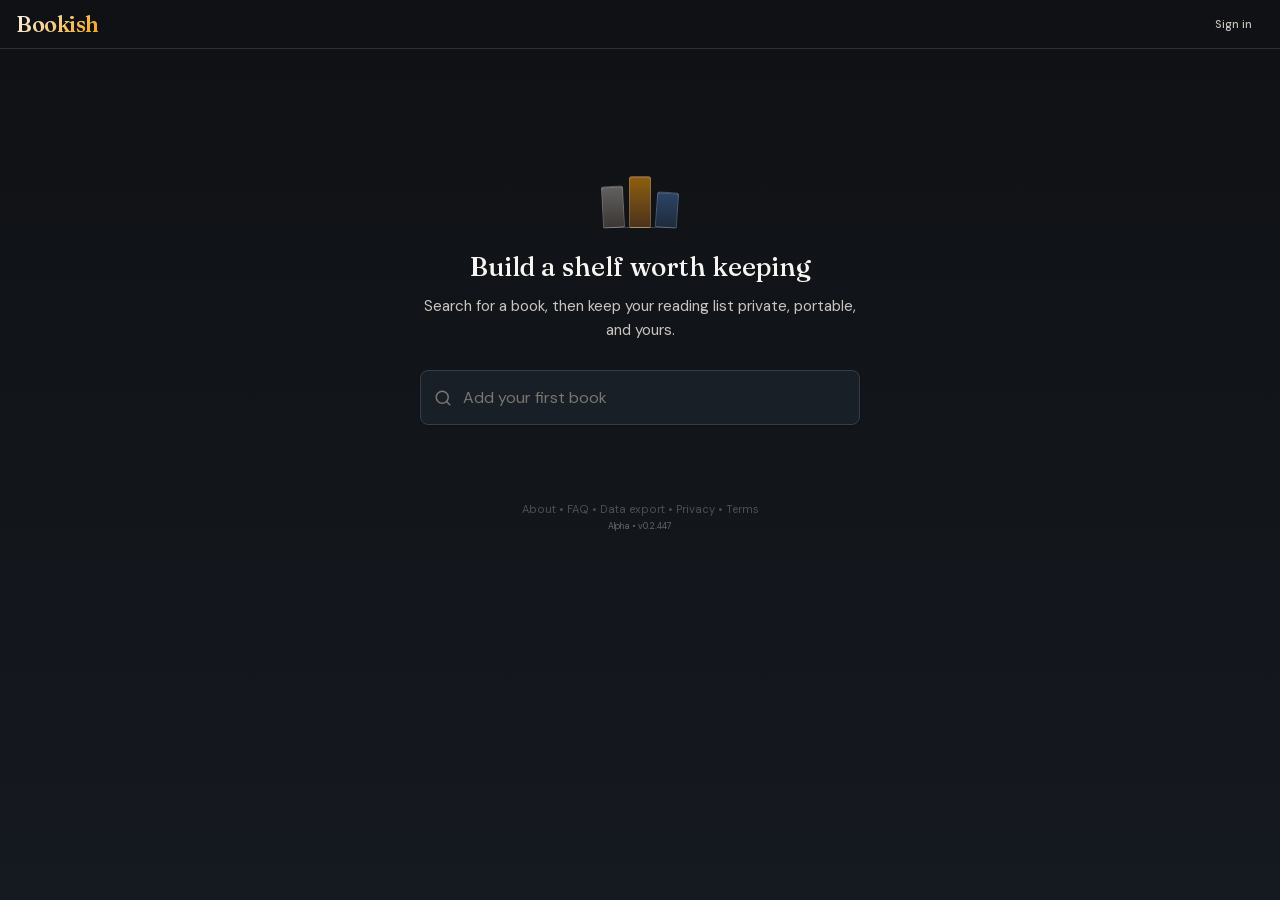
<file: index.html>
<!doctype html><html><head><meta charset="utf-8"/><title>Bookish</title><meta name="viewport" content="width=device-width,initial-scale=1,viewport-fit=cover"/>
<!-- Synchronously stamp auth state on <html> before first paint. Avoids
     a flash of the "Sign in" chip for returning signed-in users while
     tarnService.init() catches up. CSS selectors below pick the right
     header button based on this class; refreshHeaderAuthState() keeps
     it in sync on login/logout. -->
<script>try{var s=localStorage.getItem('tarn:session:v1');if(s&&s.length>2)document.documentElement.classList.add('is-signed-in');}catch(e){}</script>
<base href="/"/>
<link rel="manifest" href="manifest.json"/>
<meta name="theme-color" content="#0f1114"/>
<meta name="apple-mobile-web-app-capable" content="yes"/>
<meta name="mobile-web-app-capable" content="yes"/>
<meta name="apple-mobile-web-app-status-bar-style" content="black-translucent"/>
<meta name="view-transition" content="same-origin"/>
<link rel="apple-touch-icon" href="assets/icons/icon-192.png"/>
<link rel="icon" type="image/png" sizes="32x32" href="assets/icons/icon-192.png"/>
<!-- iOS splash screens — portrait -->
<link rel="apple-touch-startup-image" href="assets/splash/splash-750x1334.png" media="(device-width: 375px) and (device-height: 667px) and (-webkit-device-pixel-ratio: 2) and (orientation: portrait)"/>
<link rel="apple-touch-startup-image" href="assets/splash/splash-1242x2208.png" media="(device-width: 414px) and (device-height: 736px) and (-webkit-device-pixel-ratio: 3) and (orientation: portrait)"/>
<link rel="apple-touch-startup-image" href="assets/splash/splash-1125x2436.png" media="(device-width: 375px) and (device-height: 812px) and (-webkit-device-pixel-ratio: 3) and (orientation: portrait)"/>
<link rel="apple-touch-startup-image" href="assets/splash/splash-828x1792.png" media="(device-width: 414px) and (device-height: 896px) and (-webkit-device-pixel-ratio: 2) and (orientation: portrait)"/>
<link rel="apple-touch-startup-image" href="assets/splash/splash-1242x2688.png" media="(device-width: 414px) and (device-height: 896px) and (-webkit-device-pixel-ratio: 3) and (orientation: portrait)"/>
<link rel="apple-touch-startup-image" href="assets/splash/splash-1080x2340.png" media="(device-width: 360px) and (device-height: 780px) and (-webkit-device-pixel-ratio: 3) and (orientation: portrait)"/>
<link rel="apple-touch-startup-image" href="assets/splash/splash-1170x2532.png" media="(device-width: 390px) and (device-height: 844px) and (-webkit-device-pixel-ratio: 3) and (orientation: portrait)"/>
<link rel="apple-touch-startup-image" href="assets/splash/splash-1284x2778.png" media="(device-width: 428px) and (device-height: 926px) and (-webkit-device-pixel-ratio: 3) and (orientation: portrait)"/>
<link rel="apple-touch-startup-image" href="assets/splash/splash-1179x2556.png" media="(device-width: 393px) and (device-height: 852px) and (-webkit-device-pixel-ratio: 3) and (orientation: portrait)"/>
<link rel="apple-touch-startup-image" href="assets/splash/splash-1290x2796.png" media="(device-width: 430px) and (device-height: 932px) and (-webkit-device-pixel-ratio: 3) and (orientation: portrait)"/>
<link rel="apple-touch-startup-image" href="assets/splash/splash-1488x2266.png" media="(device-width: 744px) and (device-height: 1133px) and (-webkit-device-pixel-ratio: 2) and (orientation: portrait)"/>
<link rel="apple-touch-startup-image" href="assets/splash/splash-1640x2360.png" media="(device-width: 820px) and (device-height: 1180px) and (-webkit-device-pixel-ratio: 2) and (orientation: portrait)"/>
<link rel="apple-touch-startup-image" href="assets/splash/splash-1668x2388.png" media="(device-width: 834px) and (device-height: 1194px) and (-webkit-device-pixel-ratio: 2) and (orientation: portrait)"/>
<link rel="apple-touch-startup-image" href="assets/splash/splash-2048x2732.png" media="(device-width: 1024px) and (device-height: 1366px) and (-webkit-device-pixel-ratio: 2) and (orientation: portrait)"/>
<!-- iOS splash screens — landscape -->
<link rel="apple-touch-startup-image" href="assets/splash/splash-1334x750.png" media="(device-width: 375px) and (device-height: 667px) and (-webkit-device-pixel-ratio: 2) and (orientation: landscape)"/>
<link rel="apple-touch-startup-image" href="assets/splash/splash-2208x1242.png" media="(device-width: 414px) and (device-height: 736px) and (-webkit-device-pixel-ratio: 3) and (orientation: landscape)"/>
<link rel="apple-touch-startup-image" href="assets/splash/splash-2436x1125.png" media="(device-width: 375px) and (device-height: 812px) and (-webkit-device-pixel-ratio: 3) and (orientation: landscape)"/>
<link rel="apple-touch-startup-image" href="assets/splash/splash-1792x828.png" media="(device-width: 414px) and (device-height: 896px) and (-webkit-device-pixel-ratio: 2) and (orientation: landscape)"/>
<link rel="apple-touch-startup-image" href="assets/splash/splash-2688x1242.png" media="(device-width: 414px) and (device-height: 896px) and (-webkit-device-pixel-ratio: 3) and (orientation: landscape)"/>
<link rel="apple-touch-startup-image" href="assets/splash/splash-2340x1080.png" media="(device-width: 360px) and (device-height: 780px) and (-webkit-device-pixel-ratio: 3) and (orientation: landscape)"/>
<link rel="apple-touch-startup-image" href="assets/splash/splash-2532x1170.png" media="(device-width: 390px) and (device-height: 844px) and (-webkit-device-pixel-ratio: 3) and (orientation: landscape)"/>
<link rel="apple-touch-startup-image" href="assets/splash/splash-2778x1284.png" media="(device-width: 428px) and (device-height: 926px) and (-webkit-device-pixel-ratio: 3) and (orientation: landscape)"/>
<link rel="apple-touch-startup-image" href="assets/splash/splash-2556x1179.png" media="(device-width: 393px) and (device-height: 852px) and (-webkit-device-pixel-ratio: 3) and (orientation: landscape)"/>
<link rel="apple-touch-startup-image" href="assets/splash/splash-2796x1290.png" media="(device-width: 430px) and (device-height: 932px) and (-webkit-device-pixel-ratio: 3) and (orientation: landscape)"/>
<link rel="apple-touch-startup-image" href="assets/splash/splash-2266x1488.png" media="(device-width: 744px) and (device-height: 1133px) and (-webkit-device-pixel-ratio: 2) and (orientation: landscape)"/>
<link rel="apple-touch-startup-image" href="assets/splash/splash-2360x1640.png" media="(device-width: 820px) and (device-height: 1180px) and (-webkit-device-pixel-ratio: 2) and (orientation: landscape)"/>
<link rel="apple-touch-startup-image" href="assets/splash/splash-2388x1668.png" media="(device-width: 834px) and (device-height: 1194px) and (-webkit-device-pixel-ratio: 2) and (orientation: landscape)"/>
<link rel="apple-touch-startup-image" href="assets/splash/splash-2732x2048.png" media="(device-width: 1024px) and (device-height: 1366px) and (-webkit-device-pixel-ratio: 2) and (orientation: landscape)"/>
<link rel="preload" href="fonts/dm-sans-latin.woff2" as="font" type="font/woff2" crossorigin>
<link rel="stylesheet" href="css/styles.css"/>
</head><body><div id="app">
<header id="mainHeader">
  <h1 class="header-title">Bookish</h1>
  <button id="headerSearchBtn" class="header-search-btn" type="button" aria-label="Find or add a book">
    <svg width="22" height="22" viewBox="0 0 24 24" fill="none" stroke="currentColor" stroke-width="2" stroke-linecap="round" stroke-linejoin="round"><circle cx="11" cy="11" r="8"/><line x1="21" y1="21" x2="16.65" y2="16.65"/></svg>
  </button>
  <button id="headerSearchCancel" class="header-search-cancel" type="button">Cancel</button>
  <div id="omniboxWrap" class="omnibox-wrap" style="display:none">
    <div class="omnibox-inner">
      <span class="omnibox-icon" aria-hidden="true">
        <svg width="18" height="18" viewBox="0 0 24 24" fill="none" stroke="currentColor" stroke-width="2" stroke-linecap="round" stroke-linejoin="round"><circle cx="11" cy="11" r="8"/><line x1="21" y1="21" x2="16.65" y2="16.65"/></svg>
      </span>
      <input id="omniboxInput" type="text" placeholder="Find or add a book" aria-label="Find books in your library or add a new one" role="combobox" aria-expanded="false" aria-controls="omniboxDropdown" autocomplete="off"/>
      <button type="button" id="omniboxClear" class="omnibox-clear" aria-label="Clear search" style="display:none"><svg width="14" height="14" viewBox="0 0 24 24" fill="none" stroke="currentColor" stroke-width="2.5" stroke-linecap="round"><line x1="6" y1="6" x2="18" y2="18"/><line x1="18" y1="6" x2="6" y2="18"/></svg></button>
    </div>
  </div>
  <div class="header-actions">
    <div id="status" style="display:none"></div>
    <button id="wtrHeaderBtn" class="wtr-header-btn" title="My Reading List" style="display:none">
      <svg width="18" height="18" viewBox="0 0 24 24" fill="none" stroke="currentColor" stroke-width="2" stroke-linecap="round" stroke-linejoin="round"><path d="M4 19.5A2.5 2.5 0 0 1 6.5 17H20"/><path d="M6.5 2H20v20H6.5A2.5 2.5 0 0 1 4 19.5v-15A2.5 2.5 0 0 1 6.5 2z"/></svg>
      <span class="wtr-badge" id="wtrBadge" style="display:none"></span>
    </button>
    <!-- Friends drawer trigger (#122). Sized to match wtrHeaderBtn visual weight. Hidden when zero connections. -->
    <button id="friendsHeaderBtn" class="friends-header-btn" type="button" title="Friends" aria-label="Open Friends">
      <!-- "Person cluster" glyph: two overlapping head+shoulders silhouettes.
           Drawn as a single SVG so the cluster reads as one glyph at small sizes. -->
      <svg class="friends-header-glyph" width="20" height="14" viewBox="0 0 20 14" fill="none" stroke="currentColor" stroke-width="1.6" stroke-linecap="round" stroke-linejoin="round" aria-hidden="true">
        <!-- Back person: head + shoulder arc -->
        <circle cx="13" cy="4" r="2.4"/>
        <path d="M8 13 C8 10.2 10.5 8.5 13 8.5 C15.5 8.5 18 10.2 18 13"/>
        <!-- Front person, slightly forward and lower -->
        <circle cx="6.5" cy="5" r="2.6" fill="var(--color-bg-base, #0b0f14)"/>
        <path d="M1.5 13 C1.5 10.0 4 8.2 6.5 8.2 C9 8.2 11.5 10.0 11.5 13" fill="var(--color-bg-base, #0b0f14)"/>
      </svg>
      <span class="friends-header-arrow" aria-hidden="true">↗</span>
    </button>
    <button id="installBtn" class="refresh-link" style="display:none" title="Install">Install</button>
    <!-- #149: Signed-out shows "Sign in" chip; signed-in shows Account gear.
         Both start hidden — `refreshHeaderAuthState()` in app.js reveals the
         correct one based on `tarnService.isLoggedIn()`. It runs once at
         account_ui module load and again on every render() to stay in sync
         with login/logout. -->
    <button id="signInHeaderBtn" class="refresh-link signin-link" type="button" title="Sign in">Sign in</button>
    <button id="accountBtn" class="refresh-link account-link" title="Account">Account</button>
  </div>
</header>
<!-- Sync progress banner: shown only during large first-syncs (e.g. fresh
     device pulling the full library). Warm syncs and small libraries skip
     it — they complete fast enough that no UI is warranted. Wired in app.js
     via bookRepo.on('syncProgress', ...). -->
<div id="syncProgressBanner" class="sync-progress-banner" style="display:none" role="status" aria-live="polite" aria-atomic="false">
  <div class="sync-progress-inner">
    <span class="sync-progress-text">Loading your library… <span id="syncProgressCount" class="sync-progress-count">0 of 0</span></span>
    <div class="sync-progress-bar" aria-hidden="true">
      <div id="syncProgressFill" class="sync-progress-fill"></div>
    </div>
  </div>
</div>
<!-- Sync error banner (#237): calm persistent strip shown by ui_status_manager
     when sync has failed 2+ consecutive cycles (or a critical app error is
     set). Self-clears on the next successful cycle. -->
<div id="syncErrorBanner" class="sync-error-banner" hidden role="status" aria-live="polite"></div>
<div id="accountNudgeBanner" class="nudge-banner" style="display:none;">
  <div class="nudge-content">
    <span class="nudge-mark" aria-hidden="true">
      <span></span><span></span><span></span>
    </span>
    <div class="nudge-text">
      <div class="nudge-headline">Keep your shelf on every device.</div>
      <div class="nudge-subtext">Create an account when you're ready to sync this library.</div>
    </div>
    <button id="nudgeCreateAccountBtn" class="nudge-cta">Create account</button>
  </div>
  <button id="nudgeDismissBtn" class="nudge-dismiss" title="Dismiss">×</button>
</div>


<!-- Account Modal -->
<div id="accountModal" class="modal-overlay" style="display:none;">
  <div class="modal-backdrop"></div>
  <div class="modal account-modal">
    <button class="modal-close-btn" id="accountModalClose" aria-label="Close"><svg viewBox="0 0 16 16" width="16" height="16" aria-hidden="true"><path d="M4 4L12 12M12 4L4 12" stroke="currentColor" stroke-width="1.5" stroke-linecap="round" fill="none"/></svg></button>
    <div id="accountModalContent"></div>
  </div>
</div>

<!-- Want to Read drawer -->
<div id="wtrOverlay" style="display:none">
  <div class="wtr-backdrop" id="wtrBackdrop"></div>
  <div class="wtr-drawer" id="wtrDrawer">
    <div class="wtr-drawer-handle"></div>
    <div class="wtr-header">
      <h3 class="wtr-title">My Reading List</h3>
      <button type="button" class="modal-close-btn" id="wtrClose" aria-label="Close"><svg viewBox="0 0 16 16" width="16" height="16" aria-hidden="true"><path d="M4 4L12 12M12 4L4 12" stroke="currentColor" stroke-width="1.5" stroke-linecap="round" fill="none"/></svg></button>
    </div>
    <div id="wtrList" class="wtr-list"></div>
    <div id="wtrEmpty" class="wtr-empty" style="display:none">
      <p>When you hear about a book you want to read, add it here so you don't forget.</p>
      <button type="button" class="btn secondary" id="wtrAddBtn">Add a book</button>
    </div>
    <div class="wtr-footer">
      <button type="button" class="wtr-footer-add" id="wtrFooterAdd">Add a book to read</button>
    </div>
  </div>
</div>

<div id="omniboxDropdown" class="omnibox-dropdown" style="display:none" role="listbox">
  <div id="omniboxShelfSection" class="omnibox-section" style="display:none">
    <div class="omnibox-section-label">In your library</div>
    <div id="omniboxShelfResults" class="omnibox-results"></div>
  </div>
  <div id="omniboxAddSection" class="omnibox-section" style="display:none">
    <div class="omnibox-section-label">Add a new book</div>
    <button type="button" id="omniboxManualAdd" class="omnibox-manual-add" style="display:none">Add manually</button>
    <div id="omniboxAddResults" class="omnibox-results"></div>
  </div>
</div>
<div id="shelfEmpty" class="shelf-empty" style="display:none">
  <p class="shelf-empty-text">Books you're reading and have finished show up here.</p>
  <button type="button" id="shelfEmptyBrowse" class="shelf-empty-link">Browse My Reading List →</button>
</div>
<div id="yearHeader" class="year-header" style="display:none" role="button" tabindex="0" aria-expanded="false" aria-controls="spinePanel" aria-live="polite">
  <span id="yearLabel" class="year-header-label"></span>
  <svg class="year-header-chevron" width="10" height="10" viewBox="0 0 10 10" aria-hidden="true"><path d="M2 3.5L5 6.5L8 3.5" stroke="currentColor" stroke-width="1.5" stroke-linecap="round" stroke-linejoin="round" fill="none"/></svg>
</div>
<div id="spinePanel" class="spine-panel" role="tablist" aria-label="Browse reading years">
  <div class="spine-panel-inner">
    <div class="spine-fade-left"></div>
    <div class="spine-strip" id="spineStrip"></div>
    <div class="spine-fade-right"></div>
  </div>
</div>
<div id="cards" class="cards"></div>
<div id="empty" class="empty-state" style="display:none">
  <div class="empty-illustration" aria-hidden="true">
    <span class="empty-book empty-book-one"></span>
    <span class="empty-book empty-book-two"></span>
    <span class="empty-book empty-book-three"></span>
    <span class="empty-shelf-line"></span>
  </div>
  <h2 class="empty-headline">Build a shelf worth keeping</h2>
  <p class="empty-subtext">Search for a book, then keep your reading list private, portable, and yours.</p>
  <!-- #144: real omnibox is relocated here in the empty branch via app.js.
       The slot starts empty; app.js detaches #omniboxWrap from the header
       and appends it here when the shelf is empty. -->
  <div id="emptyOmniboxSlot" class="empty-omnibox-slot"></div>
</div>
<div id="celebrationToast" class="toast celebration-toast" style="display:none;">
  <span class="toast-icon toast-icon-book" aria-hidden="true">
    <svg width="18" height="18" viewBox="0 0 18 18" fill="none" stroke="currentColor" stroke-width="1.6" stroke-linecap="round" stroke-linejoin="round"><path d="M5 3.5h6.5a1.5 1.5 0 0 1 1.5 1.5v9.5H6.5A1.5 1.5 0 0 0 5 16V3.5Z"/><path d="M5 3.5H4A1.5 1.5 0 0 0 2.5 5v9.5A1.5 1.5 0 0 0 4 16h2.5"/><path d="M7 7h4"/></svg>
  </span>
  <span class="toast-message">First book saved to your shelf.</span>
</div>
<footer>
  <div class="footer-links"><a href="/about.html">About</a> &bull; <a href="/faq.html">FAQ</a> &bull; <a href="/forever.html" target="_blank" rel="noopener">Data export</a> &bull; <a href="/privacy.html">Privacy</a> &bull; <a href="/terms.html">Terms</a></div>
  <div class="footer-meta">Alpha &bull; v0.2.447</div>
</footer>
</div>

<!-- Notes expand overlay -->
<div id="notesOverlay" class="notes-overlay" style="display:none;">
  <div class="notes-overlay-backdrop"></div>
  <div class="notes-overlay-inner">
    <div class="notes-overlay-header">
      <h3>Notes</h3>
      <button type="button" id="notesOverlayClose" class="btn notes-overlay-done">Done</button>
    </div>
    <textarea id="notesOverlayInput" placeholder="Write your thoughts about this book..." maxlength="10000"></textarea>
    <div class="notes-overlay-count"><span id="notesOverlayCount">0</span> / 10,000</div>
  </div>
</div>

<div id="modal" class="modal">
  <div class="modal-inner book-detail-page">
    <button class="modal-close-btn" id="closeModal" aria-label="Close"><svg viewBox="0 0 16 16" width="16" height="16" aria-hidden="true"><path d="M4 4L12 12M12 4L4 12" stroke="currentColor" stroke-width="1.5" stroke-linecap="round" fill="none"/></svg></button>
    <form id="entryForm" class="inline book-detail-form" novalidate>
      <div class="book-detail-hero">
        <div class="tile-cover-wrap">
          <button type="button" id="addCoverCta" class="cover-add-cta" aria-expanded="false">Add cover</button>
          <div class="tile-cover" id="tileCoverClick">
            <img class="preview" id="coverPreview" style="display:none" draggable="false" alt=""/>
            <div class="placeholder" id="coverPlaceholder"><div class="placeholder-icon"><svg width="48" height="48" viewBox="0 0 24 24" fill="none" stroke="currentColor" stroke-width="1.5" stroke-linecap="round" stroke-linejoin="round"><path d="M4 19.5A2.5 2.5 0 0 1 6.5 17H20"/><path d="M6.5 2H20v20H6.5A2.5 2.5 0 0 1 4 19.5v-15A2.5 2.5 0 0 1 6.5 2z"/></svg><span>Add cover</span></div></div>
            <button type="button" class="cover-nav-arrow cover-nav-prev" id="prevEdition" style="display:none" aria-label="Previous cover">‹</button>
            <button type="button" class="cover-nav-arrow cover-nav-next" id="nextEdition" style="display:none" aria-label="Next cover">›</button>
            <div class="cover-nav-counter" id="editionInfo" style="display:none"></div>
            <button type="button" class="cover-remove-btn" id="coverRemoveBtn" title="Remove cover" style="display:none">×</button>
            <button type="button" class="cover-adjust-btn" id="coverAdjustBtn" title="Adjust cover (zoom &amp; pan)" aria-label="Adjust cover (zoom and pan)" style="display:none"><svg viewBox="0 0 24 24" width="14" height="14" aria-hidden="true" fill="none" stroke="currentColor" stroke-width="2" stroke-linecap="round" stroke-linejoin="round"><path d="M17 3a2.828 2.828 0 1 1 4 4L7.5 20.5 2 22l1.5-5.5L17 3z"/></svg></button>
            <input type="file" name="coverFile" accept="image/*" style="display:none" id="hiddenCoverInput"/>
          </div>
          <button type="button" class="cover-edit-link" id="changeCoverLink" aria-expanded="false">Change cover <span class="cover-edit-caret" aria-hidden="true">▾</span></button>
          <div class="cover-actions" id="coverActions" style="display:none">
            <button type="button" class="cover-action-btn" id="findCoversBtn" style="display:none">Browse covers</button>
            <button type="button" class="cover-action-btn" id="uploadCoverBtn" style="display:none">Upload my own</button>
          </div>
          <div class="cover-adjust-controls" id="coverAdjustControls" style="display:none">
            <input type="range" min="100" max="300" value="100" step="1" id="coverAdjustZoom" class="cover-adjust-zoom" aria-label="Cover zoom"/>
            <div class="cover-adjust-buttons">
              <button type="button" class="cover-adjust-cancel" id="coverAdjustCancel" aria-label="Cancel cover adjustment" title="Cancel"><svg viewBox="0 0 16 16" width="14" height="14" aria-hidden="true" fill="none" stroke="currentColor" stroke-width="2" stroke-linecap="round"><path d="M4 4L12 12M12 4L4 12"/></svg></button>
              <button type="button" class="cover-adjust-reset" id="coverAdjustReset" aria-label="Reset cover crop" title="Reset crop"><svg viewBox="0 0 16 16" width="14" height="14" aria-hidden="true" fill="none" stroke="currentColor" stroke-width="1.8" stroke-linecap="round" stroke-linejoin="round"><path d="M4 7a4 4 0 1 1 1.17 2.83"/><path d="M4 4v3h3"/></svg></button>
              <button type="button" class="cover-adjust-apply" id="coverAdjustApply" aria-label="Apply cover adjustment" title="Apply"><svg viewBox="0 0 16 16" width="14" height="14" aria-hidden="true" fill="none" stroke="currentColor" stroke-width="2" stroke-linecap="round" stroke-linejoin="round"><path d="M3 8.5l3 3 7-7"/></svg></button>
            </div>
          </div>
          <div class="cover-browse-controls" id="coverBrowseControls" style="display:none">
            <div class="cover-adjust-buttons cover-browse-buttons">
              <button type="button" class="cover-adjust-cancel cover-browse-cancel" id="coverBrowseCancel" aria-label="Cancel cover change" title="Cancel"><svg viewBox="0 0 16 16" width="14" height="14" aria-hidden="true" fill="none" stroke="currentColor" stroke-width="2" stroke-linecap="round"><path d="M4 4L12 12M12 4L4 12"/></svg></button>
              <button type="button" class="cover-adjust-apply cover-browse-apply" id="coverBrowseApply" aria-label="Use this cover" title="Use this cover"><svg viewBox="0 0 16 16" width="14" height="14" aria-hidden="true" fill="none" stroke="currentColor" stroke-width="2" stroke-linecap="round" stroke-linejoin="round"><path d="M3 8.5l3 3 7-7"/></svg></button>
            </div>
          </div>
        </div>
        <div class="book-detail-placards">
          <textarea class="placard placard-title" id="placardTitle" name="title" rows="1" required placeholder="Add a title" aria-label="Edit title" maxlength="500"></textarea>
          <textarea class="placard placard-author" id="placardAuthor" name="author" rows="1" required placeholder="Add an author" aria-label="Edit author" maxlength="300"></textarea>
        </div>
      </div>
      <div id="statusSelector" class="status-selector" role="radiogroup" aria-label="Reading status" style="display:none">
        <button type="button" class="status-option active" data-status="want_to_read" role="radio" aria-checked="true">Want to Read</button>
        <button type="button" class="status-option" data-status="reading" role="radio" aria-checked="false">Reading</button>
        <button type="button" class="status-option" data-status="read" role="radio" aria-checked="false">Read</button>
      </div>
      <input type="hidden" name="readingStatus" id="readingStatusInput" value="want_to_read"/>
      <div class="status-microcopy" id="statusMicrocopy" aria-live="polite"></div>
      <div class="summary-row" id="summaryRow" style="display:none"></div>
      <div class="detail-rows" id="detailRows">
        <div class="detail-row" data-field="format">
          <label>Format</label>
          <select name="format" class="detail-value">
            <option value="print">Print</option>
            <option value="ebook">Ebook</option>
            <option value="audio">Audio</option>
          </select>
        </div>
        <div class="detail-row" data-field="dateRead">
          <label id="dateReadLabel">Finished</label>
          <input name="dateRead" type="date" class="detail-value">
        </div>
      </div>
      <div class="optional-fields-zone" id="optionalFieldsZone">
        <div class="optional-field" data-field="rating" style="display:none">
          <div class="optional-field-header"><label>Rating</label><button type="button" class="field-deactivate" data-field="rating" title="Clear rating" aria-label="Clear rating">&times;</button></div>
          <div class="star-rating" id="starRating" role="radiogroup" aria-label="Book rating">
            <button type="button" class="star" data-value="1" role="radio" aria-label="1 star">☆</button><button type="button" class="star" data-value="2" role="radio" aria-label="2 stars">☆</button><button type="button" class="star" data-value="3" role="radio" aria-label="3 stars">☆</button><button type="button" class="star" data-value="4" role="radio" aria-label="4 stars">☆</button><button type="button" class="star" data-value="5" role="radio" aria-label="5 stars">☆</button>
          </div>
          <input type="hidden" name="rating" id="ratingInput" value=""/>
        </div>
        <div class="optional-field" data-field="owned" style="display:none">
          <div class="optional-field-header"><label>Owned</label><button type="button" class="field-deactivate" data-field="owned" title="Clear owned" aria-label="Clear owned">&times;</button></div>
          <label class="toggle-switch"><input type="checkbox" name="owned" id="ownedToggle"><span class="toggle-track"></span><span class="toggle-label" id="ownedLabel">No</span></label>
        </div>
        <div class="optional-field" data-field="tags" style="display:none">
          <div class="optional-field-header"><label>Tags</label><button type="button" class="field-deactivate" data-field="tags" title="Clear tags" aria-label="Clear tags">&times;</button></div>
          <input name="tags" placeholder="e.g. fiction, favorites" class="tags-input" id="tagsInput">
          <div class="tags-pills" id="tagsPills"></div>
        </div>
        <div class="optional-field" data-field="notes" style="display:none">
          <div class="optional-field-header"><label>Notes</label><button type="button" class="field-deactivate" data-field="notes" title="Clear notes" aria-label="Clear notes">&times;</button></div>
          <div class="notes-block">
            <textarea id="notesInput" name="notes" placeholder="Any thoughts about this book?" maxlength="10000" rows="3"></textarea>
            <button type="button" class="notes-expand-btn" id="notesExpandBtn" title="Expand to full editor" aria-label="Expand notes">↗</button>
          </div>
        </div>
        <div class="optional-chips" id="optionalChips" role="toolbar" aria-label="Add detail">
          <button type="button" class="optional-chip" data-field="notes">+ Add notes</button>
          <button type="button" class="optional-chip" data-field="rating">+ Rate</button>
          <button type="button" class="optional-chip" data-field="owned">+ Owned</button>
          <button type="button" class="optional-chip" data-field="tags">+ Add tags</button>
        </div>
      </div>
      <input type="hidden" name="priorTxid"/>
      <input type="hidden" name="is_private" id="isPrivateInput" value=""/>
      <!-- Add-form privacy toggle (#129 / FRIENDS.md Surface 7; toggle pattern #143).
           Visible only in add-mode; the book-detail page uses the lock-toggle
           in the top-right (#privacyToggleBtn) for the same state. -->
      <label class="toggle-switch privacy-add-toggle add-only" id="privacyAddRow">
        <span class="privacy-add-text">Keep this one private (hidden from friends)</span>
        <input type="checkbox" id="privacyAddCheckbox"/>
        <span class="toggle-track"></span>
      </label>
      <div class="add-commit-bar add-only">
        <button type="submit" class="add-commit-btn" id="addBookCommitBtn" disabled>Add to Want to Read</button>
      </div>
      <div class="autosave-microcopy" id="autosaveMicrocopy" aria-live="polite"></div>
      <div class="delete-action edit-only">
        <button type="button" class="btn-delete-link" id="deleteBtn">Delete this book</button>
      </div>
    </form>
    <!-- Book-detail privacy lock toggle (#129 / FRIENDS.md Surface 7).
         Sits in the top-right corner of the book-detail page, parallel to
         the close button. Visible only in edit mode (existing books). -->
    <button type="button" class="privacy-toggle-btn edit-only" id="privacyToggleBtn"
            aria-pressed="false" title="Toggle privacy">
      <svg class="privacy-icon-unlocked" width="20" height="20" viewBox="0 0 24 24"
           fill="none" stroke="currentColor" stroke-width="2"
           stroke-linecap="round" stroke-linejoin="round" aria-hidden="true">
        <rect x="3" y="11" width="18" height="11" rx="2" ry="2"/>
        <path d="M7 11V7a5 5 0 0 1 9.9-1"/>
      </svg>
      <svg class="privacy-icon-locked" width="20" height="20" viewBox="0 0 24 24"
           fill="none" stroke="currentColor" stroke-width="2"
           stroke-linecap="round" stroke-linejoin="round" aria-hidden="true">
        <rect x="3" y="11" width="18" height="11" rx="2" ry="2"/>
        <path d="M7 11V7a5 5 0 0 1 10 0v4"/>
      </svg>
      <span class="sr-only" id="privacyToggleLabel">Make private</span>
    </button>
  </div>
</div>
<script>
 // Unified install button handling
 let deferredPrompt; const installBtn=document.getElementById('installBtn');
 const isInstalled=window.matchMedia('(display-mode: standalone)').matches||navigator.standalone;
 const isDismissed=localStorage.getItem('bookish.installDismissed');
 const isIOS=/iPhone|iPad|iPod/.test(navigator.userAgent);
 const isAndroid=/Android/.test(navigator.userAgent)&&!/Chrome/.test(navigator.userAgent);

 window.addEventListener('beforeinstallprompt',(e)=>{e.preventDefault();deferredPrompt=e;installBtn.style.display='inline-flex';});
 if(!isInstalled&&!isDismissed&&(isIOS||isAndroid)){installBtn.style.display='inline-flex';}

 function showInstallPopover(){
   let existing=document.getElementById('installPopover');if(existing){existing.remove();}
   const pop=document.createElement('div');pop.id='installPopover';pop.className='install-popover';
   const msg=isIOS
     ? '<div class="install-popover-title">Add Bookish to your Home Screen</div><div class="install-popover-copy">In Safari, tap <strong>Share</strong>, then <strong>Add to Home Screen</strong>.</div>'
     : '<div class="install-popover-title">Install Bookish</div><div class="install-popover-copy">Open the browser <strong>menu</strong>, then choose <strong>Add to Home Screen</strong>.</div>';
   pop.innerHTML='<div class="install-popover-arrow"></div><div class="install-popover-body"><button class="install-popover-dismiss" title="Dismiss" aria-label="Dismiss install instructions">\u00d7</button>'+msg+'</div>';
   installBtn.parentElement.style.position='relative';installBtn.parentElement.appendChild(pop);
   const dismiss=()=>{pop.remove();localStorage.setItem('bookish.installDismissed','true');installBtn.style.display='none';};
   pop.querySelector('.install-popover-dismiss').addEventListener('click',(e)=>{e.stopPropagation();dismiss();});
   setTimeout(()=>{const handler=(e)=>{if(!pop.contains(e.target)&&e.target!==installBtn){dismiss();document.removeEventListener('click',handler);}};document.addEventListener('click',handler);},0);
 }

 installBtn?.addEventListener('click',async()=>{
   if(deferredPrompt){installBtn.disabled=true;try{deferredPrompt.prompt();const choice=await deferredPrompt.userChoice;if(choice.outcome==='accepted')installBtn.style.display='none';}finally{deferredPrompt=null;installBtn.disabled=false;}return;}
   if(isIOS||isAndroid){showInstallPopover();}
 });
 window.addEventListener('appinstalled',()=>{installBtn.style.display='none';});
</script>
<script type="module" src="js/cache.js"></script>
<script type="module" src="js/sync_manager.js"></script>
<script type="module" src="js/app.js"></script>
<script defer src="js/date_picker.js"></script>
<script type="module" src="js/book_search.js"></script>
</body></html>
</file>
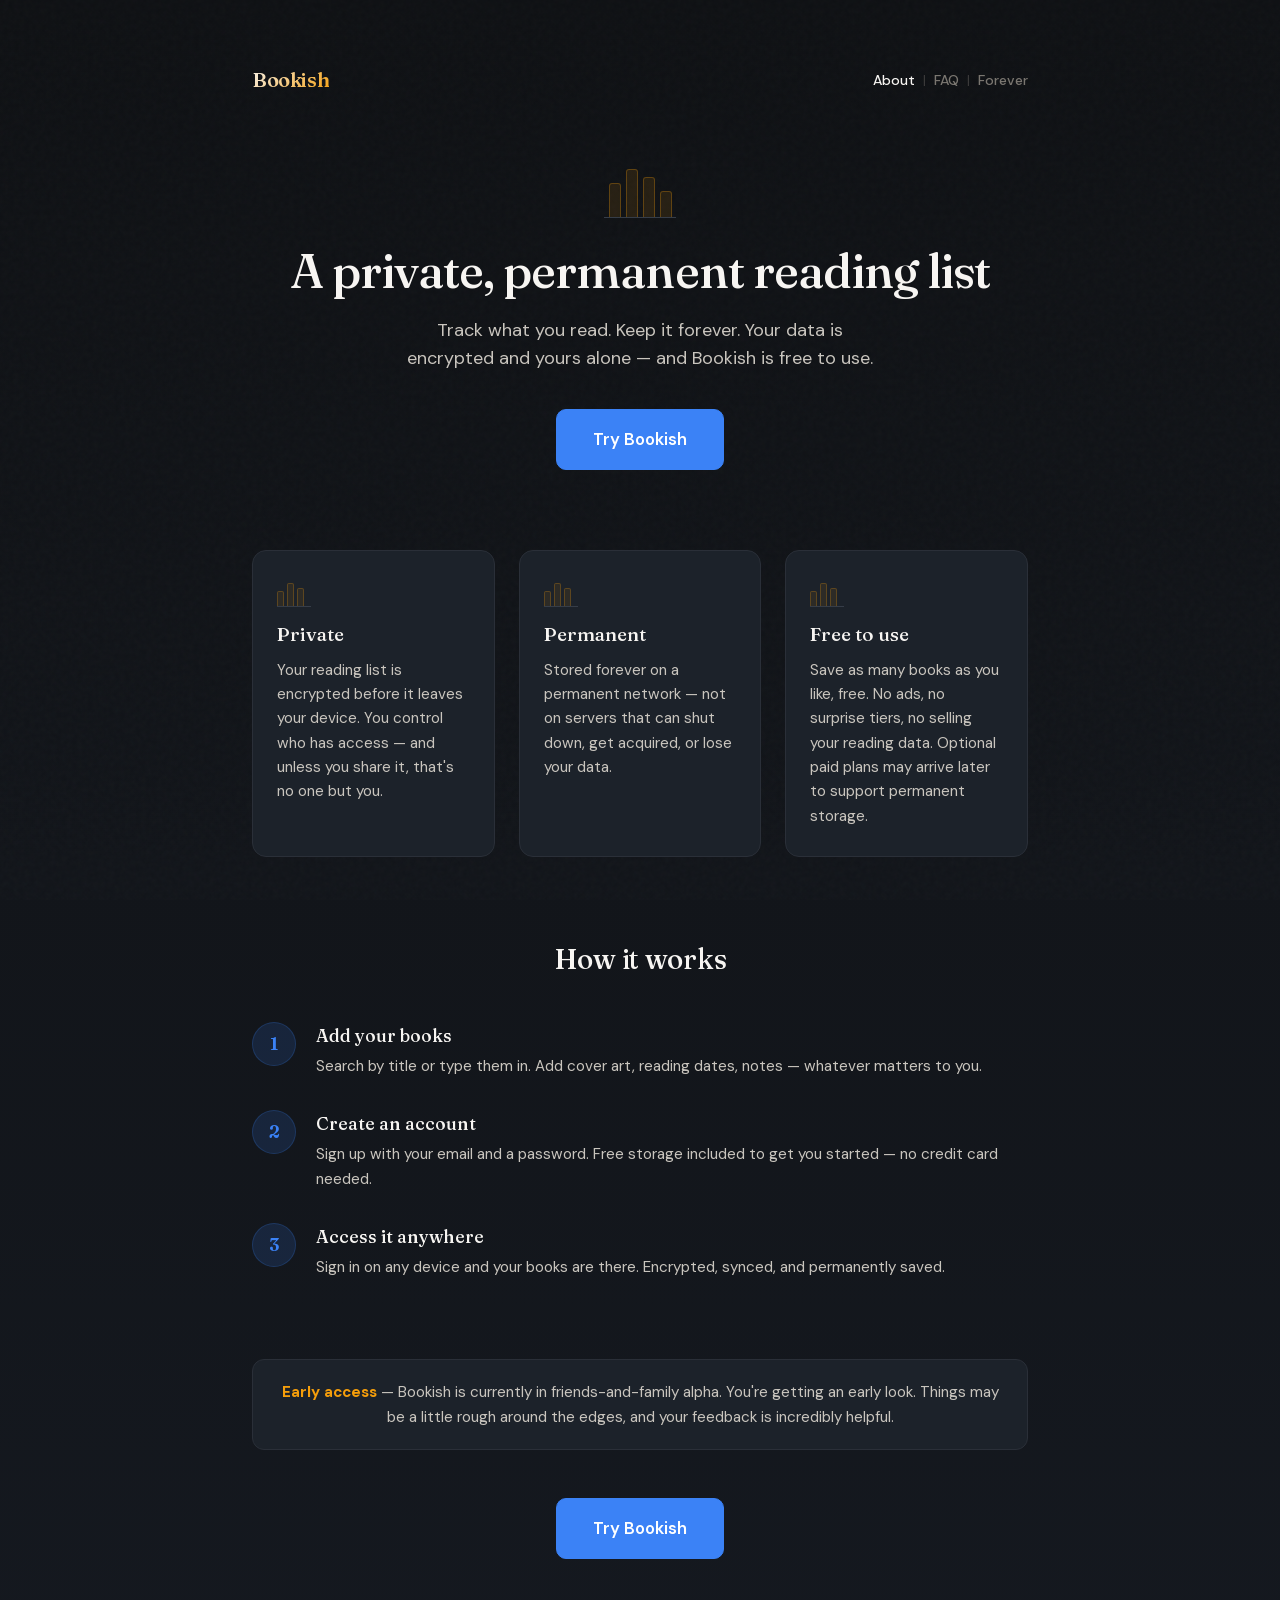
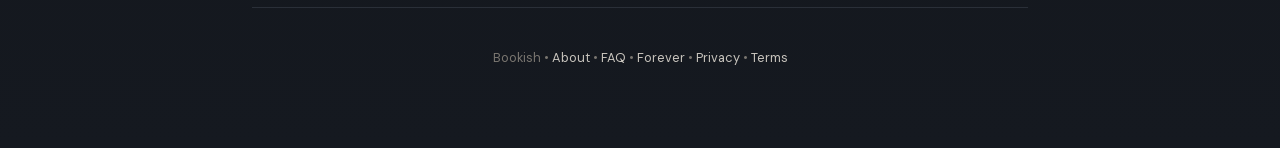
<file: about.html>
<!doctype html>
<html lang="en">
<head>
  <meta charset="utf-8"/>
  <title>About Bookish — A Private, Permanent Reading List</title>
  <meta name="viewport" content="width=device-width, initial-scale=1, viewport-fit=cover"/>
  <meta name="description" content="Bookish is a free reading list app that saves your books permanently and privately. No ads, no data harvesting — your library is yours."/>
  <meta name="theme-color" content="#0f1114"/>
  <meta name="view-transition" content="same-origin"/>
  <link rel="icon" type="image/png" sizes="32x32" href="assets/icons/icon-192.png"/>
  <link rel="preload" href="fonts/dm-sans-latin.woff2" as="font" type="font/woff2" crossorigin>
  <link rel="preload" href="fonts/fraunces-latin.woff2" as="font" type="font/woff2" crossorigin>
  <link rel="stylesheet" href="css/static-pages.css"/>
</head>
<body>

<div class="page">

  <!-- Nav -->
  <nav class="nav">
    <a href="/" class="nav-brand">Bookish</a>
    <div class="nav-links">
      <a href="/about.html" class="active">About</a>
      <span class="sep">|</span>
      <a href="/faq.html">FAQ</a>
      <span class="sep">|</span>
      <a href="/forever.html">Forever</a>
    </div>
  </nav>

  <!-- Hero -->
  <section class="hero">
    <span class="hero-shelf-mark" aria-hidden="true"><span></span><span></span><span></span><span></span></span>
    <h1>A private, permanent reading list</h1>
    <p>Track what you read. Keep it forever. Your data is encrypted and yours alone — and Bookish is free to use.</p>
    <a href="/" class="hero-cta">Try Bookish</a>
  </section>

  <!-- Value Props -->
  <section class="values">
    <div class="value-card">
      <span class="value-mark" aria-hidden="true"><span></span><span></span><span></span></span>
      <h3>Private</h3>
      <p>Your reading list is encrypted before it leaves your device. You control who has access — and unless you share it, that's no one but you.</p>
    </div>
    <div class="value-card">
      <span class="value-mark" aria-hidden="true"><span></span><span></span><span></span></span>
      <h3>Permanent</h3>
      <p>Stored forever on a permanent network — not on servers that can shut down, get acquired, or lose your data.</p>
    </div>
    <div class="value-card">
      <span class="value-mark" aria-hidden="true"><span></span><span></span><span></span></span>
      <h3>Free to use</h3>
      <p>Save as many books as you like, free. No ads, no surprise tiers, no selling your reading data. Optional paid plans may arrive later to support permanent storage.</p>
    </div>
  </section>

  <!-- How it works -->
  <section class="how-it-works">
    <h2 class="section-title">How it works</h2>
    <div class="steps">
      <div class="step">
        <div class="step-number">1</div>
        <div class="step-content">
          <h3>Add your books</h3>
          <p>Search by title or type them in. Add cover art, reading dates, notes — whatever matters to you.</p>
        </div>
      </div>
      <div class="step">
        <div class="step-number">2</div>
        <div class="step-content">
          <h3>Create an account</h3>
          <p>Sign up with your email and a password. Free storage included to get you started — no credit card needed.</p>
        </div>
      </div>
      <div class="step">
        <div class="step-number">3</div>
        <div class="step-content">
          <h3>Access it anywhere</h3>
          <p>Sign in on any device and your books are there. Encrypted, synced, and permanently saved.</p>
        </div>
      </div>
    </div>
  </section>

  <!-- Alpha note -->
  <section class="alpha-note">
    <p><strong>Early access</strong> — Bookish is currently in friends-and-family alpha. You're getting an early look. Things may be a little rough around the edges, and your feedback is incredibly helpful.</p>
  </section>

  <!-- Bottom CTA -->
  <section class="hero" style="margin-bottom: 48px;">
    <a href="/" class="hero-cta">Try Bookish</a>
  </section>

  <!-- Footer -->
  <footer class="about-footer">
    <p>Bookish &bull; <a href="/about.html">About</a> &bull; <a href="/faq.html">FAQ</a> &bull; <a href="/forever.html">Forever</a> &bull; <a href="/privacy.html">Privacy</a> &bull; <a href="/terms.html">Terms</a></p>
  </footer>

</div>

</body>
</html>
</file>
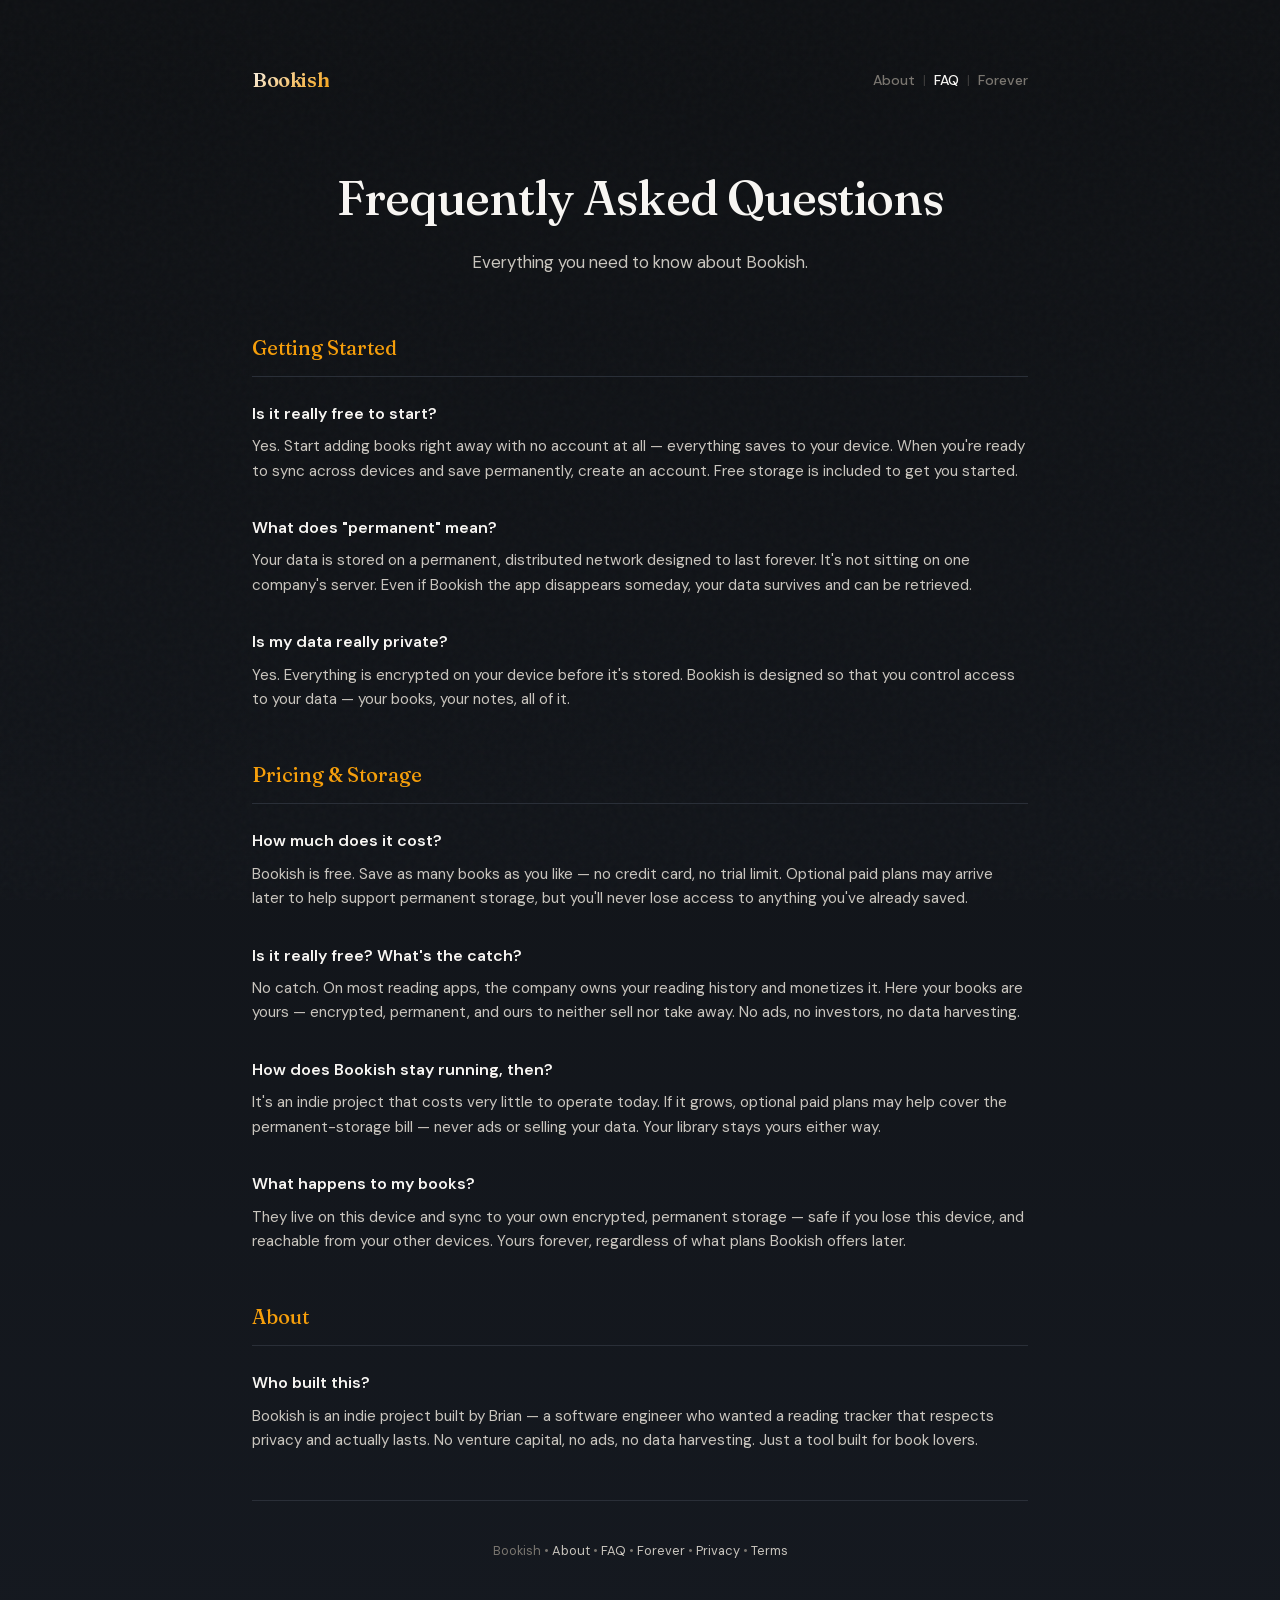
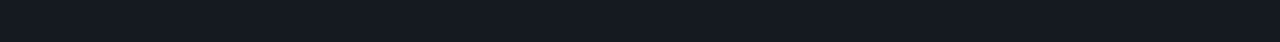
<file: faq.html>
<!doctype html>
<html lang="en">
<head>
  <meta charset="utf-8"/>
  <title>FAQ — Bookish</title>
  <meta name="viewport" content="width=device-width, initial-scale=1, viewport-fit=cover"/>
  <meta name="description" content="Frequently asked questions about Bookish — pricing, privacy, permanent storage, and more."/>
  <meta name="theme-color" content="#0f1114"/>
  <meta name="view-transition" content="same-origin"/>
  <link rel="icon" type="image/png" sizes="32x32" href="assets/icons/icon-192.png"/>
  <link rel="preload" href="fonts/dm-sans-latin.woff2" as="font" type="font/woff2" crossorigin>
  <link rel="preload" href="fonts/fraunces-latin.woff2" as="font" type="font/woff2" crossorigin>
  <link rel="stylesheet" href="css/static-pages.css"/>
</head>
<body>

<div class="page">

  <!-- Nav -->
  <nav class="nav">
    <a href="/" class="nav-brand">Bookish</a>
    <div class="nav-links">
      <a href="/about.html">About</a>
      <span class="sep">|</span>
      <a href="/faq.html" class="active">FAQ</a>
      <span class="sep">|</span>
      <a href="/forever.html">Forever</a>
    </div>
  </nav>

  <!-- Header -->
  <div class="page-header">
    <h1>Frequently Asked Questions</h1>
    <p>Everything you need to know about Bookish.</p>
  </div>

  <!-- Getting Started -->
  <section class="faq-group">
    <h2 class="faq-group-title">Getting Started</h2>

    <div class="faq-entry" id="free">
      <h3>Is it really free to start?</h3>
      <p>Yes. Start adding books right away with no account at all — everything saves to your device. When you're ready to sync across devices and save permanently, create an account. Free storage is included to get you started.</p>
    </div>

    <div class="faq-entry" id="permanent">
      <h3>What does "permanent" mean?</h3>
      <p>Your data is stored on a permanent, distributed network designed to last forever. It's not sitting on one company's server. Even if Bookish the app disappears someday, your data survives and can be retrieved.</p>
    </div>

    <div class="faq-entry" id="privacy">
      <h3>Is my data really private?</h3>
      <p>Yes. Everything is encrypted on your device before it's stored. Bookish is designed so that you control access to your data — your books, your notes, all of it.</p>
    </div>
  </section>

  <!-- Pricing & Storage -->
  <section class="faq-group">
    <h2 class="faq-group-title" id="cost">Pricing & Storage</h2>

    <div class="faq-entry" id="how-much">
      <h3>How much does it cost?</h3>
      <p>Bookish is free. Save as many books as you like — no credit card, no trial limit. Optional paid plans may arrive later to help support permanent storage, but you'll never lose access to anything you've already saved.</p>
    </div>

    <div class="faq-entry" id="really-free">
      <h3>Is it really free? What's the catch?</h3>
      <p>No catch. On most reading apps, the company owns your reading history and monetizes it. Here your books are yours — encrypted, permanent, and ours to neither sell nor take away. No ads, no investors, no data harvesting.</p>
    </div>

    <div class="faq-entry" id="sustainable">
      <h3>How does Bookish stay running, then?</h3>
      <p>It's an indie project that costs very little to operate today. If it grows, optional paid plans may help cover the permanent-storage bill — never ads or selling your data. Your library stays yours either way.</p>
    </div>

    <div class="faq-entry" id="no-pay">
      <h3>What happens to my books?</h3>
      <p>They live on this device and sync to your own encrypted, permanent storage — safe if you lose this device, and reachable from your other devices. Yours forever, regardless of what plans Bookish offers later.</p>
    </div>
  </section>

  <!-- About -->
  <section class="faq-group">
    <h2 class="faq-group-title">About</h2>

    <div class="faq-entry" id="who">
      <h3>Who built this?</h3>
      <p>Bookish is an indie project built by Brian — a software engineer who wanted a reading tracker that respects privacy and actually lasts. No venture capital, no ads, no data harvesting. Just a tool built for book lovers.</p>
    </div>
  </section>

  <!-- Footer -->
  <footer class="about-footer">
    <p>Bookish &bull; <a href="/about.html">About</a> &bull; <a href="/faq.html">FAQ</a> &bull; <a href="/forever.html">Forever</a> &bull; <a href="/privacy.html">Privacy</a> &bull; <a href="/terms.html">Terms</a></p>
  </footer>

</div>

</body>
</html>
</file>
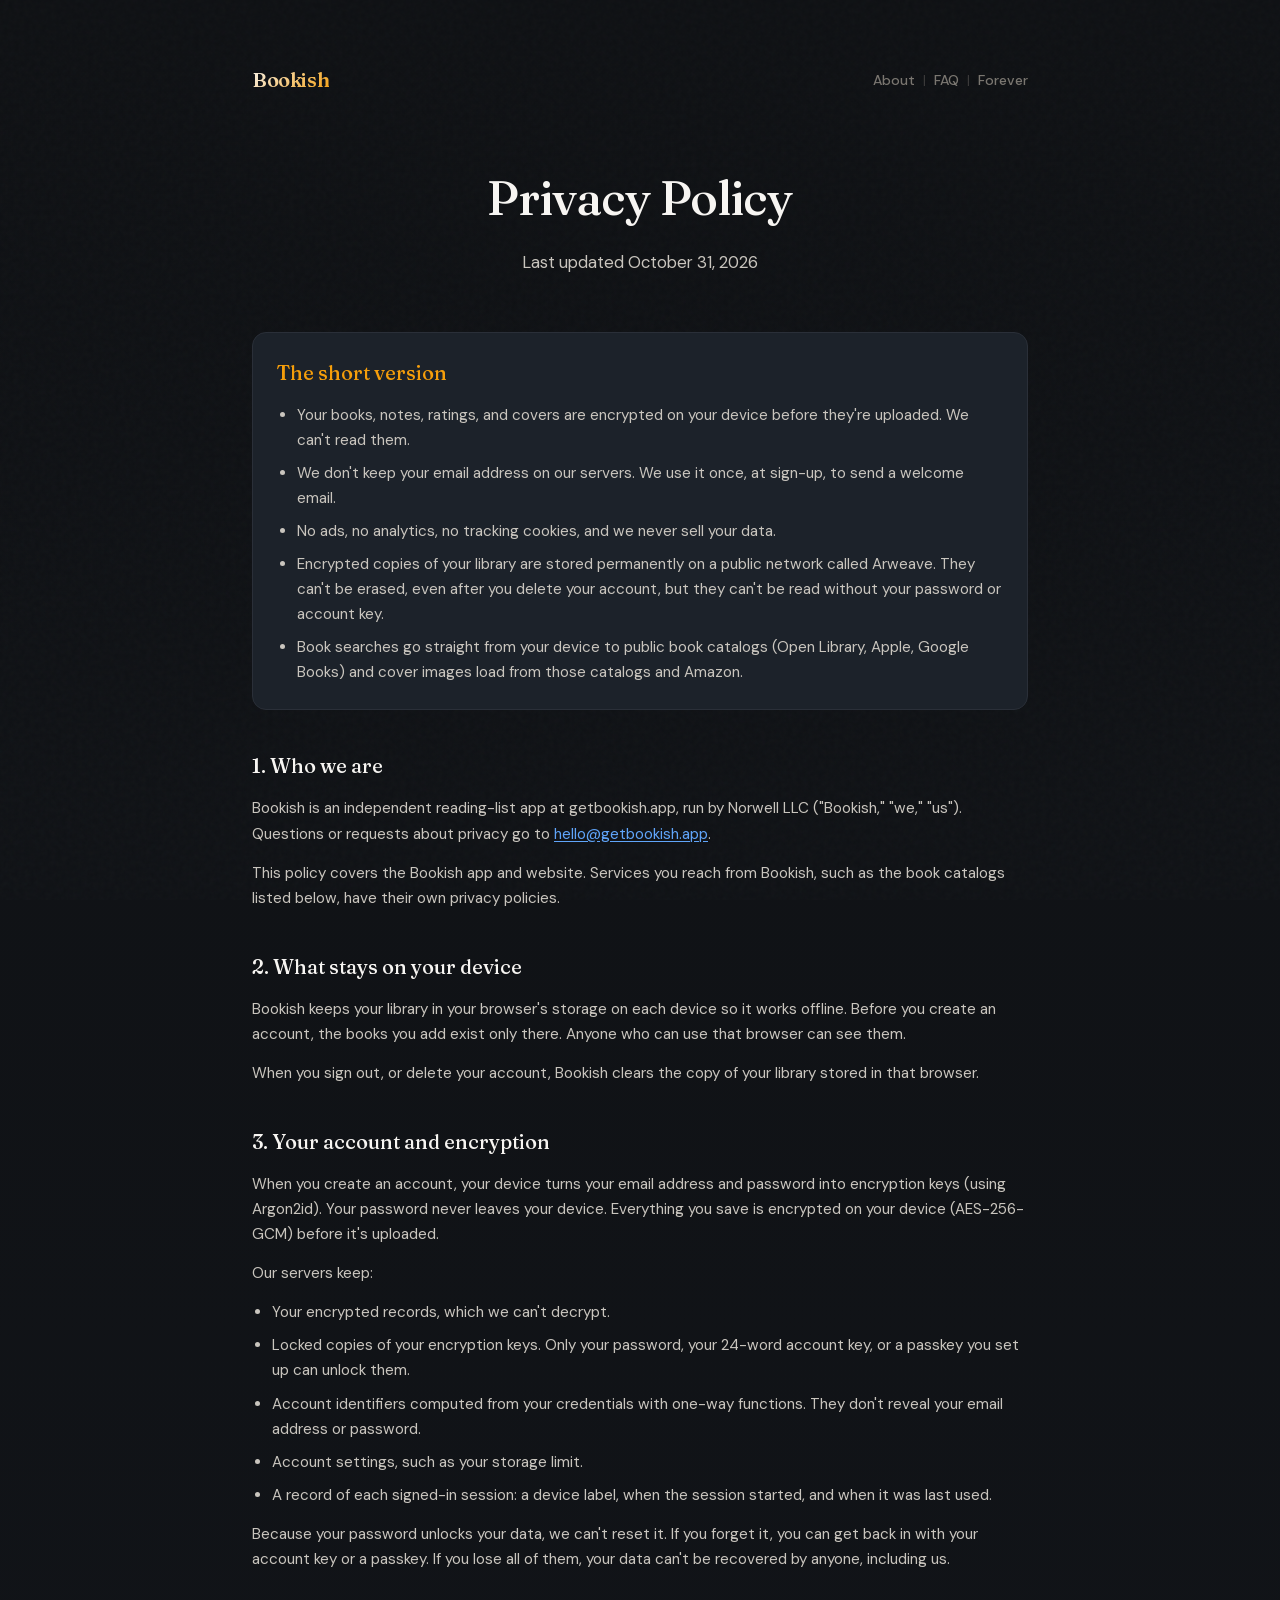
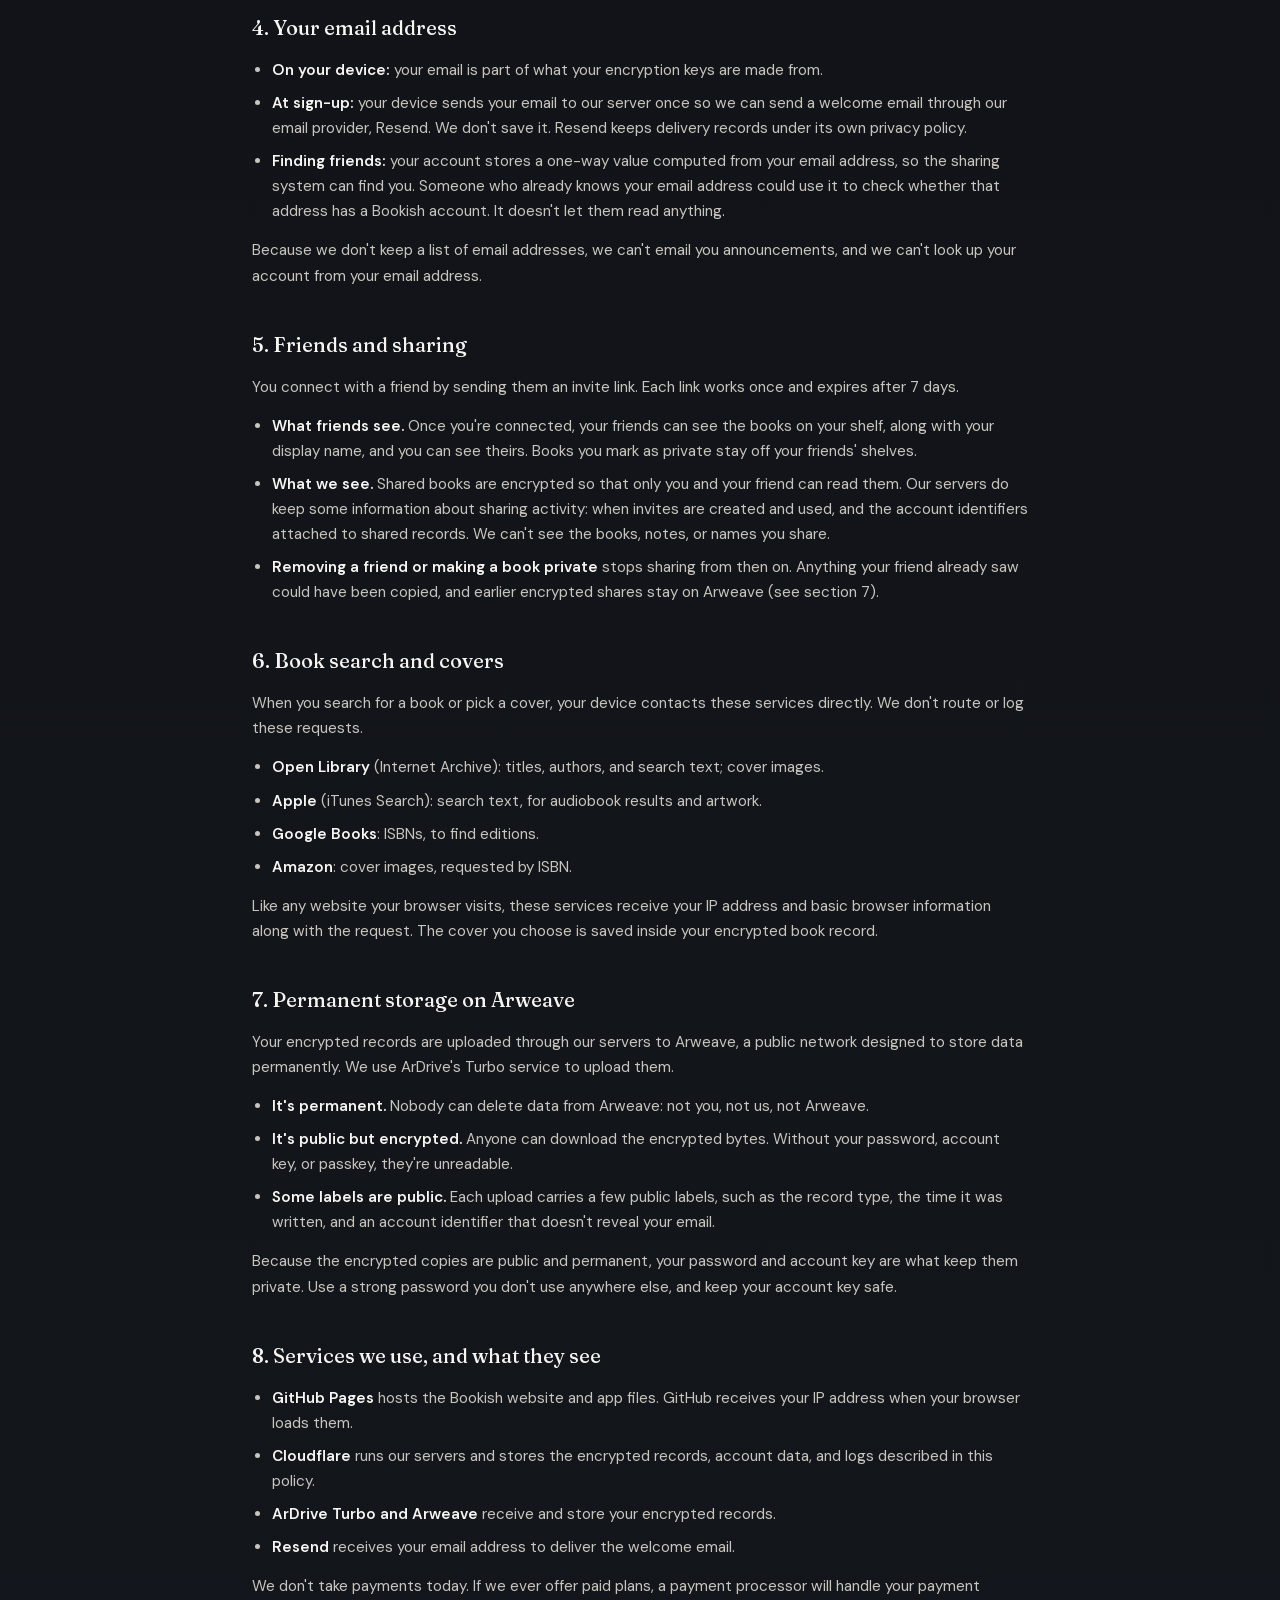
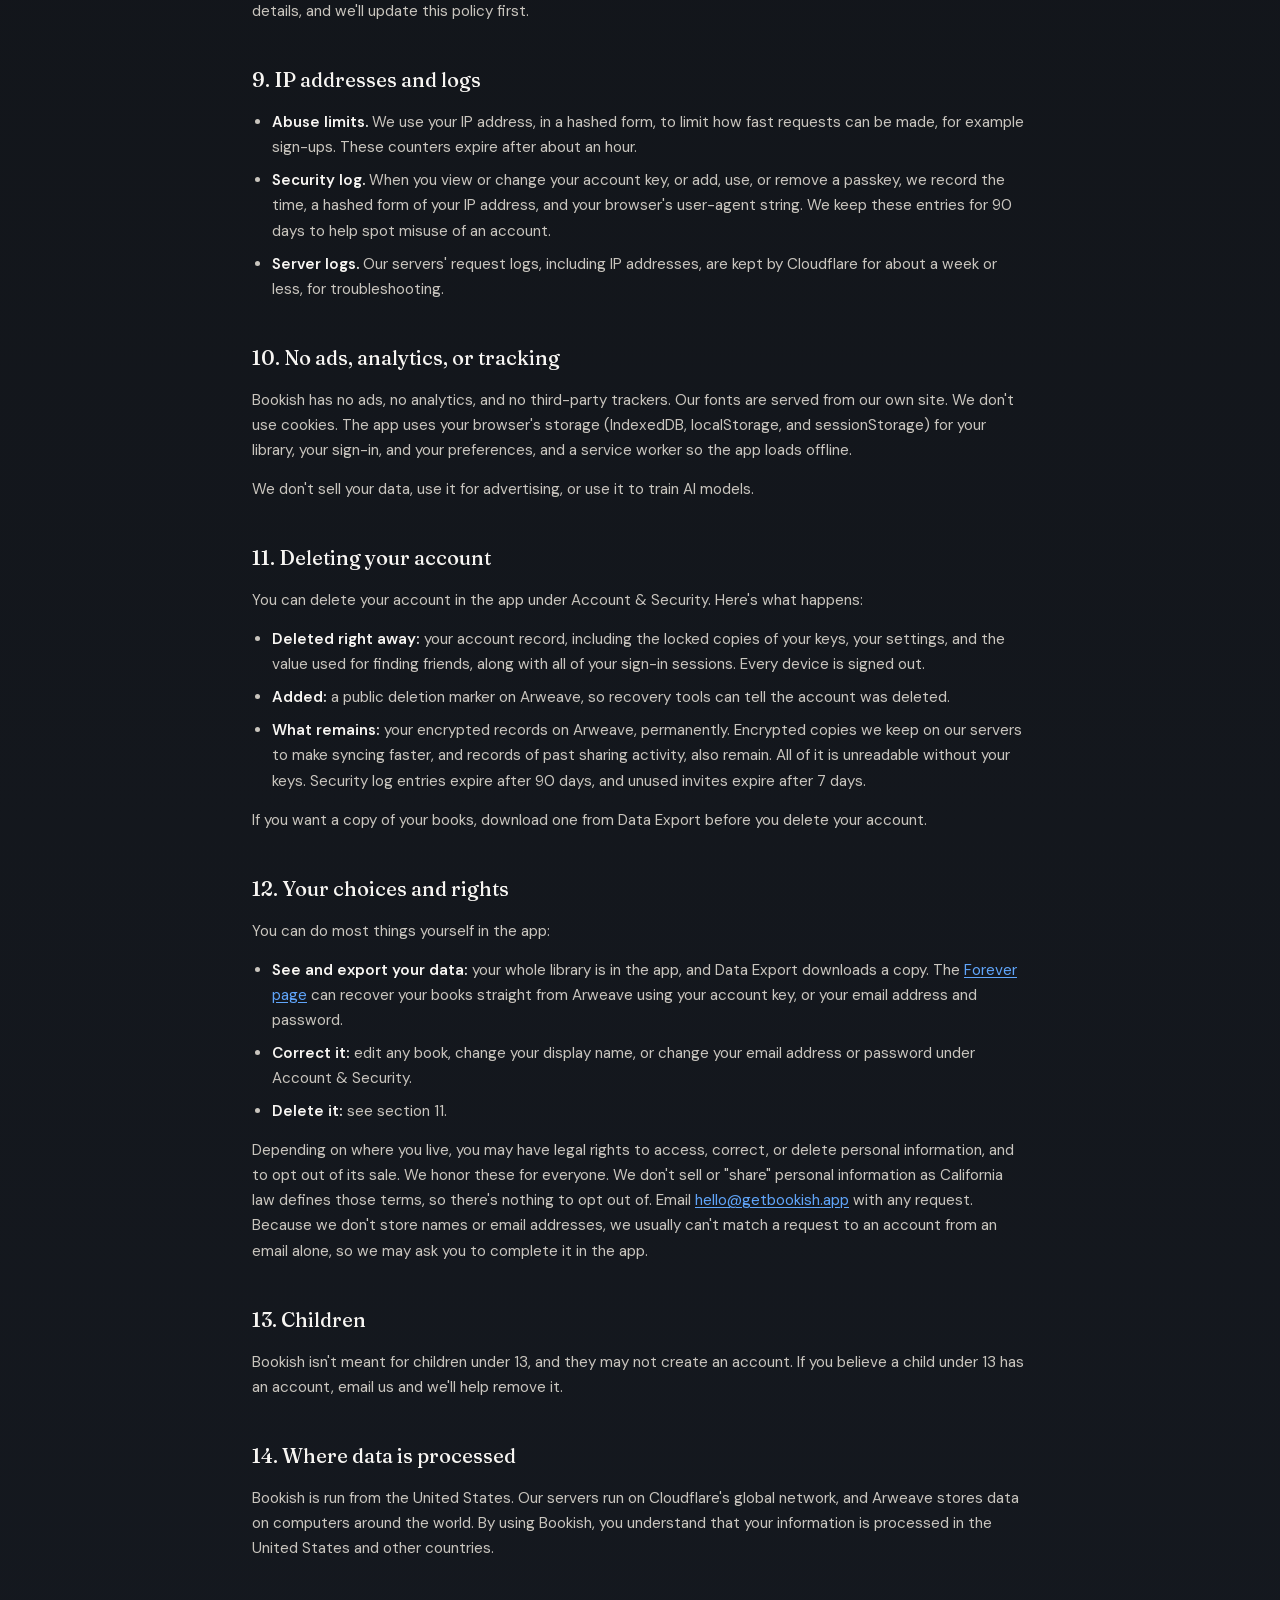
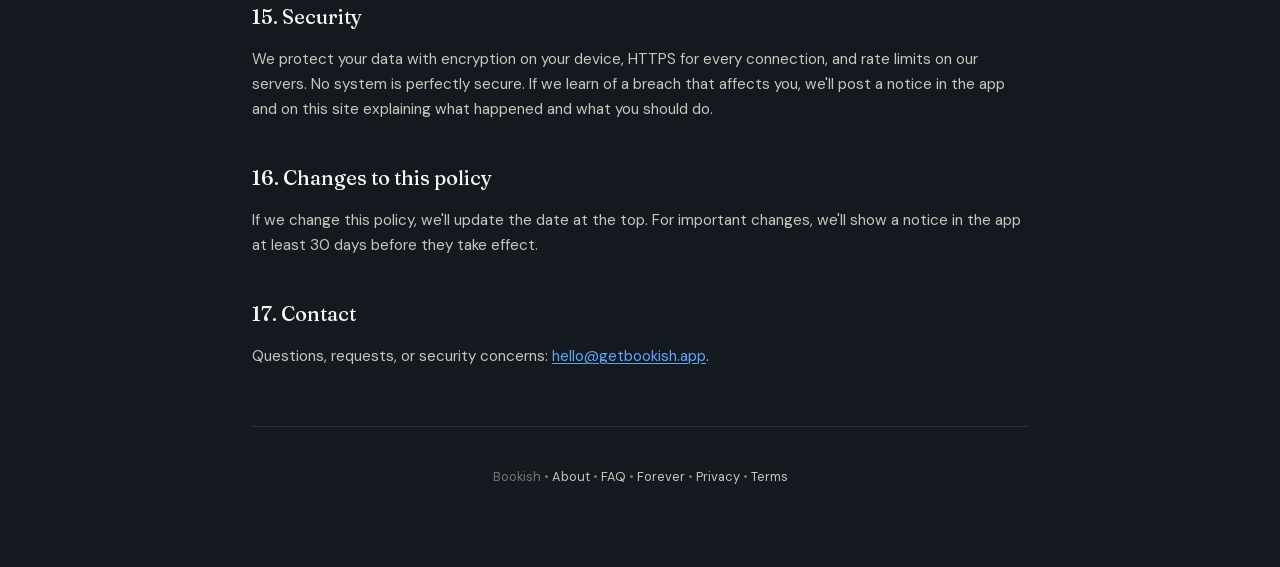
<file: privacy.html>
<!doctype html>
<html lang="en">
<head>
  <meta charset="utf-8"/>
  <title>Privacy Policy — Bookish</title>
  <meta name="viewport" content="width=device-width, initial-scale=1, viewport-fit=cover"/>
  <meta name="description" content="How Bookish handles your data: what is encrypted, what our servers keep, who else is involved, and what permanent storage means."/>
  <meta name="theme-color" content="#0f1114"/>
  <meta name="view-transition" content="same-origin"/>
  <link rel="icon" type="image/png" sizes="32x32" href="assets/icons/icon-192.png"/>
  <link rel="preload" href="fonts/dm-sans-latin.woff2" as="font" type="font/woff2" crossorigin>
  <link rel="preload" href="fonts/fraunces-latin.woff2" as="font" type="font/woff2" crossorigin>
  <link rel="stylesheet" href="css/static-pages.css"/>
</head>
<body>

<div class="page">

  <!-- Nav -->
  <nav class="nav">
    <a href="/" class="nav-brand">Bookish</a>
    <div class="nav-links">
      <a href="/about.html">About</a>
      <span class="sep">|</span>
      <a href="/faq.html">FAQ</a>
      <span class="sep">|</span>
      <a href="/forever.html">Forever</a>
    </div>
  </nav>

  <!-- Header -->
  <div class="page-header">
    <h1>Privacy Policy</h1>
    <p>Last updated October 31, 2026</p>
  </div>

  <article class="legal">

    <section class="legal-summary" aria-labelledby="short-version">
      <h2 id="short-version">The short version</h2>
      <ul>
        <li>Your books, notes, ratings, and covers are encrypted on your device before they're uploaded. We can't read them.</li>
        <li>We don't keep your email address on our servers. We use it once, at sign-up, to send a welcome email.</li>
        <li>No ads, no analytics, no tracking cookies, and we never sell your data.</li>
        <li>Encrypted copies of your library are stored permanently on a public network called Arweave. They can't be erased, even after you delete your account, but they can't be read without your password or account key.</li>
        <li>Book searches go straight from your device to public book catalogs (Open Library, Apple, Google Books) and cover images load from those catalogs and Amazon.</li>
      </ul>
    </section>

    <section aria-labelledby="who">
      <h2 id="who">1. Who we are</h2>
      <p>Bookish is an independent reading-list app at getbookish.app, run by Norwell LLC ("Bookish," "we," "us"). Questions or requests about privacy go to <a href="mailto:hello@getbookish.app">hello@getbookish.app</a>.</p>
      <p>This policy covers the Bookish app and website. Services you reach from Bookish, such as the book catalogs listed below, have their own privacy policies.</p>
    </section>

    <section aria-labelledby="device">
      <h2 id="device">2. What stays on your device</h2>
      <p>Bookish keeps your library in your browser's storage on each device so it works offline. Before you create an account, the books you add exist only there. Anyone who can use that browser can see them.</p>
      <p>When you sign out, or delete your account, Bookish clears the copy of your library stored in that browser.</p>
    </section>

    <section aria-labelledby="account">
      <h2 id="account">3. Your account and encryption</h2>
      <p>When you create an account, your device turns your email address and password into encryption keys (using Argon2id). Your password never leaves your device. Everything you save is encrypted on your device (AES-256-GCM) before it's uploaded.</p>
      <p>Our servers keep:</p>
      <ul>
        <li>Your encrypted records, which we can't decrypt.</li>
        <li>Locked copies of your encryption keys. Only your password, your 24-word account key, or a passkey you set up can unlock them.</li>
        <li>Account identifiers computed from your credentials with one-way functions. They don't reveal your email address or password.</li>
        <li>Account settings, such as your storage limit.</li>
        <li>A record of each signed-in session: a device label, when the session started, and when it was last used.</li>
      </ul>
      <p>Because your password unlocks your data, we can't reset it. If you forget it, you can get back in with your account key or a passkey. If you lose all of them, your data can't be recovered by anyone, including us.</p>
    </section>

    <section aria-labelledby="email">
      <h2 id="email">4. Your email address</h2>
      <ul>
        <li><strong>On your device:</strong> your email is part of what your encryption keys are made from.</li>
        <li><strong>At sign-up:</strong> your device sends your email to our server once so we can send a welcome email through our email provider, Resend. We don't save it. Resend keeps delivery records under its own privacy policy.</li>
        <li><strong>Finding friends:</strong> your account stores a one-way value computed from your email address, so the sharing system can find you. Someone who already knows your email address could use it to check whether that address has a Bookish account. It doesn't let them read anything.</li>
      </ul>
      <p>Because we don't keep a list of email addresses, we can't email you announcements, and we can't look up your account from your email address.</p>
    </section>

    <section aria-labelledby="friends">
      <h2 id="friends">5. Friends and sharing</h2>
      <p>You connect with a friend by sending them an invite link. Each link works once and expires after 7 days.</p>
      <ul>
        <li><strong>What friends see.</strong> Once you're connected, your friends can see the books on your shelf, along with your display name, and you can see theirs. Books you mark as private stay off your friends' shelves.</li>
        <li><strong>What we see.</strong> Shared books are encrypted so that only you and your friend can read them. Our servers do keep some information about sharing activity: when invites are created and used, and the account identifiers attached to shared records. We can't see the books, notes, or names you share.</li>
        <li><strong>Removing a friend or making a book private</strong> stops sharing from then on. Anything your friend already saw could have been copied, and earlier encrypted shares stay on Arweave (see section 7).</li>
      </ul>
    </section>

    <section aria-labelledby="search">
      <h2 id="search">6. Book search and covers</h2>
      <p>When you search for a book or pick a cover, your device contacts these services directly. We don't route or log these requests.</p>
      <ul>
        <li><strong>Open Library</strong> (Internet Archive): titles, authors, and search text; cover images.</li>
        <li><strong>Apple</strong> (iTunes Search): search text, for audiobook results and artwork.</li>
        <li><strong>Google Books</strong>: ISBNs, to find editions.</li>
        <li><strong>Amazon</strong>: cover images, requested by ISBN.</li>
      </ul>
      <p>Like any website your browser visits, these services receive your IP address and basic browser information along with the request. The cover you choose is saved inside your encrypted book record.</p>
    </section>

    <section aria-labelledby="permanent">
      <h2 id="permanent">7. Permanent storage on Arweave</h2>
      <p>Your encrypted records are uploaded through our servers to Arweave, a public network designed to store data permanently. We use ArDrive's Turbo service to upload them.</p>
      <ul>
        <li><strong>It's permanent.</strong> Nobody can delete data from Arweave: not you, not us, not Arweave.</li>
        <li><strong>It's public but encrypted.</strong> Anyone can download the encrypted bytes. Without your password, account key, or passkey, they're unreadable.</li>
        <li><strong>Some labels are public.</strong> Each upload carries a few public labels, such as the record type, the time it was written, and an account identifier that doesn't reveal your email.</li>
      </ul>
      <p>Because the encrypted copies are public and permanent, your password and account key are what keep them private. Use a strong password you don't use anywhere else, and keep your account key safe.</p>
    </section>

    <section aria-labelledby="services">
      <h2 id="services">8. Services we use, and what they see</h2>
      <ul>
        <li><strong>GitHub Pages</strong> hosts the Bookish website and app files. GitHub receives your IP address when your browser loads them.</li>
        <li><strong>Cloudflare</strong> runs our servers and stores the encrypted records, account data, and logs described in this policy.</li>
        <li><strong>ArDrive Turbo and Arweave</strong> receive and store your encrypted records.</li>
        <li><strong>Resend</strong> receives your email address to deliver the welcome email.</li>
      </ul>
      <p>We don't take payments today. If we ever offer paid plans, a payment processor will handle your payment details, and we'll update this policy first.</p>
    </section>

    <section aria-labelledby="logs">
      <h2 id="logs">9. IP addresses and logs</h2>
      <ul>
        <li><strong>Abuse limits.</strong> We use your IP address, in a hashed form, to limit how fast requests can be made, for example sign-ups. These counters expire after about an hour.</li>
        <li><strong>Security log.</strong> When you view or change your account key, or add, use, or remove a passkey, we record the time, a hashed form of your IP address, and your browser's user-agent string. We keep these entries for 90 days to help spot misuse of an account.</li>
        <li><strong>Server logs.</strong> Our servers' request logs, including IP addresses, are kept by Cloudflare for about a week or less, for troubleshooting.</li>
      </ul>
    </section>

    <section aria-labelledby="tracking">
      <h2 id="tracking">10. No ads, analytics, or tracking</h2>
      <p>Bookish has no ads, no analytics, and no third-party trackers. Our fonts are served from our own site. We don't use cookies. The app uses your browser's storage (IndexedDB, localStorage, and sessionStorage) for your library, your sign-in, and your preferences, and a service worker so the app loads offline.</p>
      <p>We don't sell your data, use it for advertising, or use it to train AI models.</p>
    </section>

    <section aria-labelledby="delete">
      <h2 id="delete">11. Deleting your account</h2>
      <p>You can delete your account in the app under Account &amp; Security. Here's what happens:</p>
      <ul>
        <li><strong>Deleted right away:</strong> your account record, including the locked copies of your keys, your settings, and the value used for finding friends, along with all of your sign-in sessions. Every device is signed out.</li>
        <li><strong>Added:</strong> a public deletion marker on Arweave, so recovery tools can tell the account was deleted.</li>
        <li><strong>What remains:</strong> your encrypted records on Arweave, permanently. Encrypted copies we keep on our servers to make syncing faster, and records of past sharing activity, also remain. All of it is unreadable without your keys. Security log entries expire after 90 days, and unused invites expire after 7 days.</li>
      </ul>
      <p>If you want a copy of your books, download one from Data Export before you delete your account.</p>
    </section>

    <section aria-labelledby="rights">
      <h2 id="rights">12. Your choices and rights</h2>
      <p>You can do most things yourself in the app:</p>
      <ul>
        <li><strong>See and export your data:</strong> your whole library is in the app, and Data Export downloads a copy. The <a href="/forever.html">Forever page</a> can recover your books straight from Arweave using your account key, or your email address and password.</li>
        <li><strong>Correct it:</strong> edit any book, change your display name, or change your email address or password under Account &amp; Security.</li>
        <li><strong>Delete it:</strong> see section 11.</li>
      </ul>
      <p>Depending on where you live, you may have legal rights to access, correct, or delete personal information, and to opt out of its sale. We honor these for everyone. We don't sell or "share" personal information as California law defines those terms, so there's nothing to opt out of. Email <a href="mailto:hello@getbookish.app">hello@getbookish.app</a> with any request. Because we don't store names or email addresses, we usually can't match a request to an account from an email alone, so we may ask you to complete it in the app.</p>
    </section>

    <section aria-labelledby="children">
      <h2 id="children">13. Children</h2>
      <p>Bookish isn't meant for children under 13, and they may not create an account. If you believe a child under 13 has an account, email us and we'll help remove it.</p>
    </section>

    <section aria-labelledby="international">
      <h2 id="international">14. Where data is processed</h2>
      <p>Bookish is run from the United States. Our servers run on Cloudflare's global network, and Arweave stores data on computers around the world. By using Bookish, you understand that your information is processed in the United States and other countries.</p>
    </section>

    <section aria-labelledby="security">
      <h2 id="security">15. Security</h2>
      <p>We protect your data with encryption on your device, HTTPS for every connection, and rate limits on our servers. No system is perfectly secure. If we learn of a breach that affects you, we'll post a notice in the app and on this site explaining what happened and what you should do.</p>
    </section>

    <section aria-labelledby="changes">
      <h2 id="changes">16. Changes to this policy</h2>
      <p>If we change this policy, we'll update the date at the top. For important changes, we'll show a notice in the app at least 30 days before they take effect.</p>
    </section>

    <section aria-labelledby="contact">
      <h2 id="contact">17. Contact</h2>
      <p>Questions, requests, or security concerns: <a href="mailto:hello@getbookish.app">hello@getbookish.app</a>.</p>
    </section>

  </article>

  <!-- Footer -->
  <footer class="about-footer">
    <p>Bookish &bull; <a href="/about.html">About</a> &bull; <a href="/faq.html">FAQ</a> &bull; <a href="/forever.html">Forever</a> &bull; <a href="/privacy.html">Privacy</a> &bull; <a href="/terms.html">Terms</a></p>
  </footer>

</div>

</body>
</html>
</file>
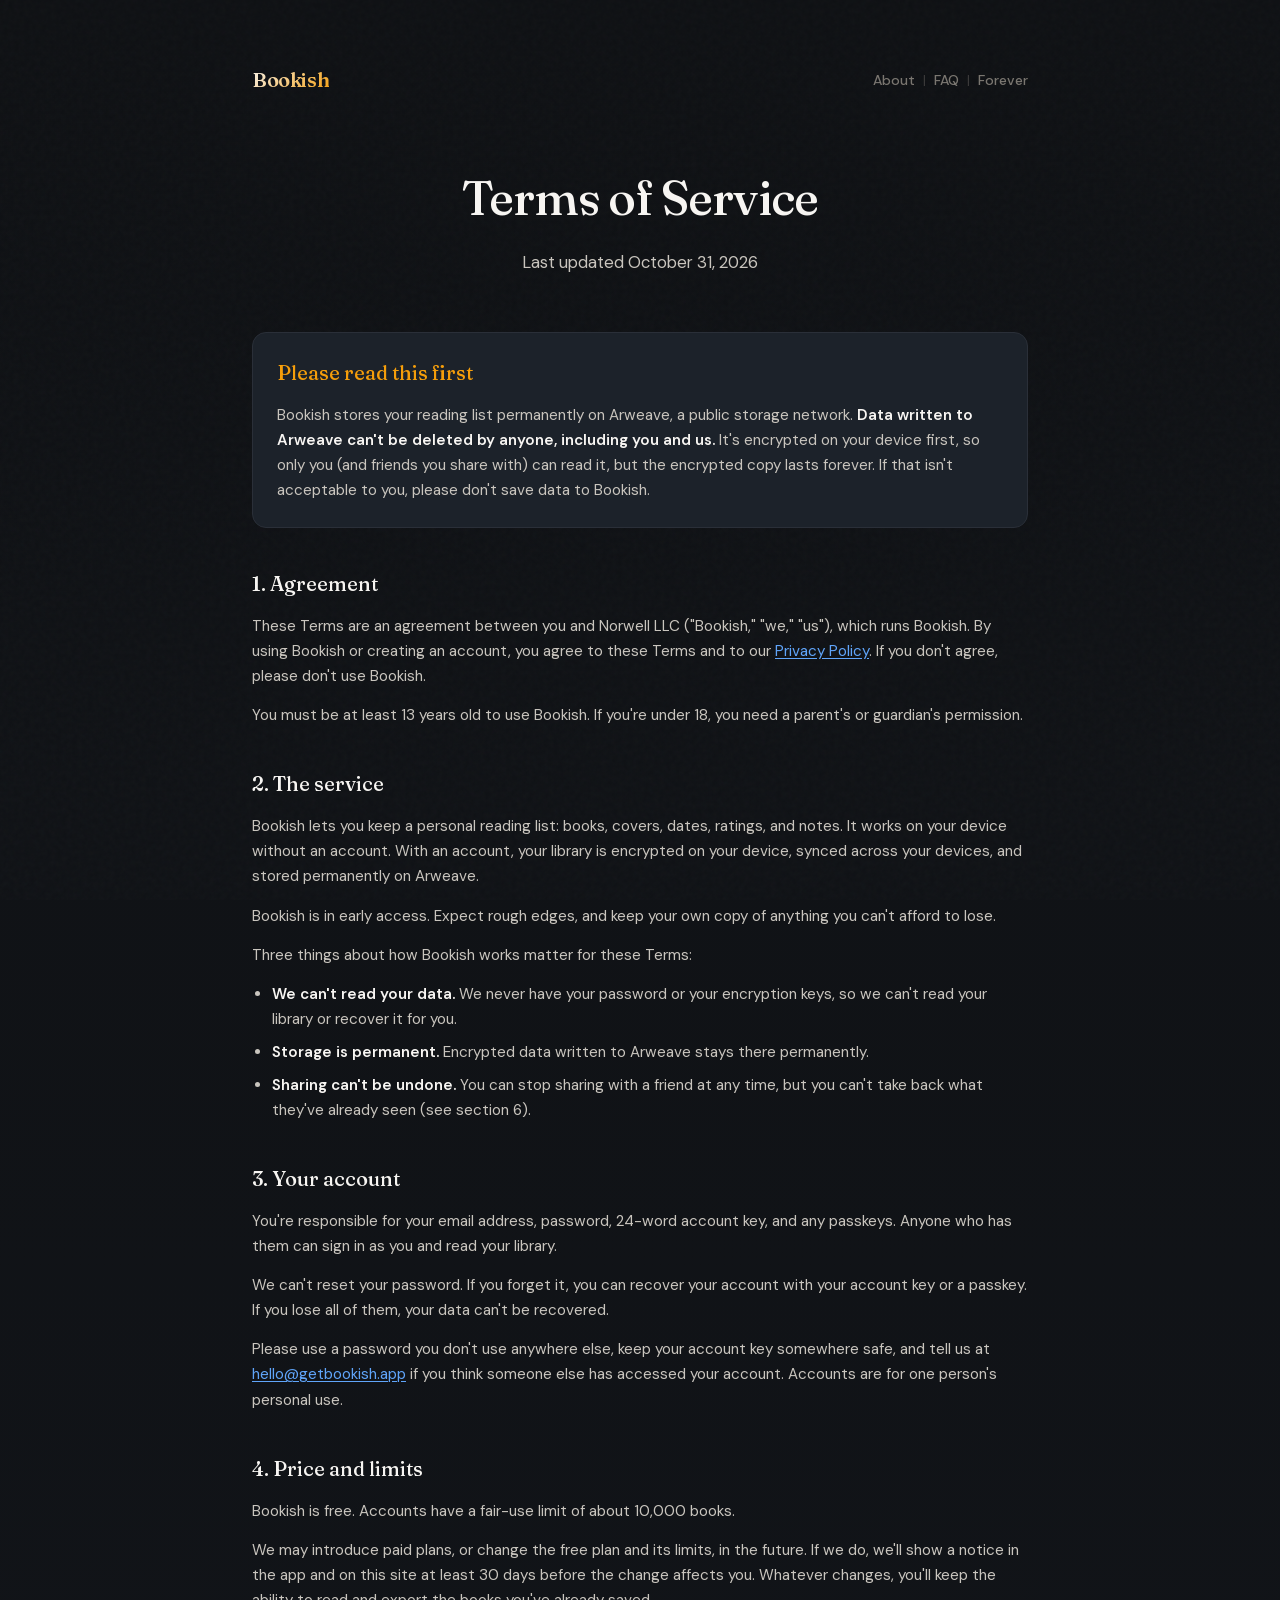
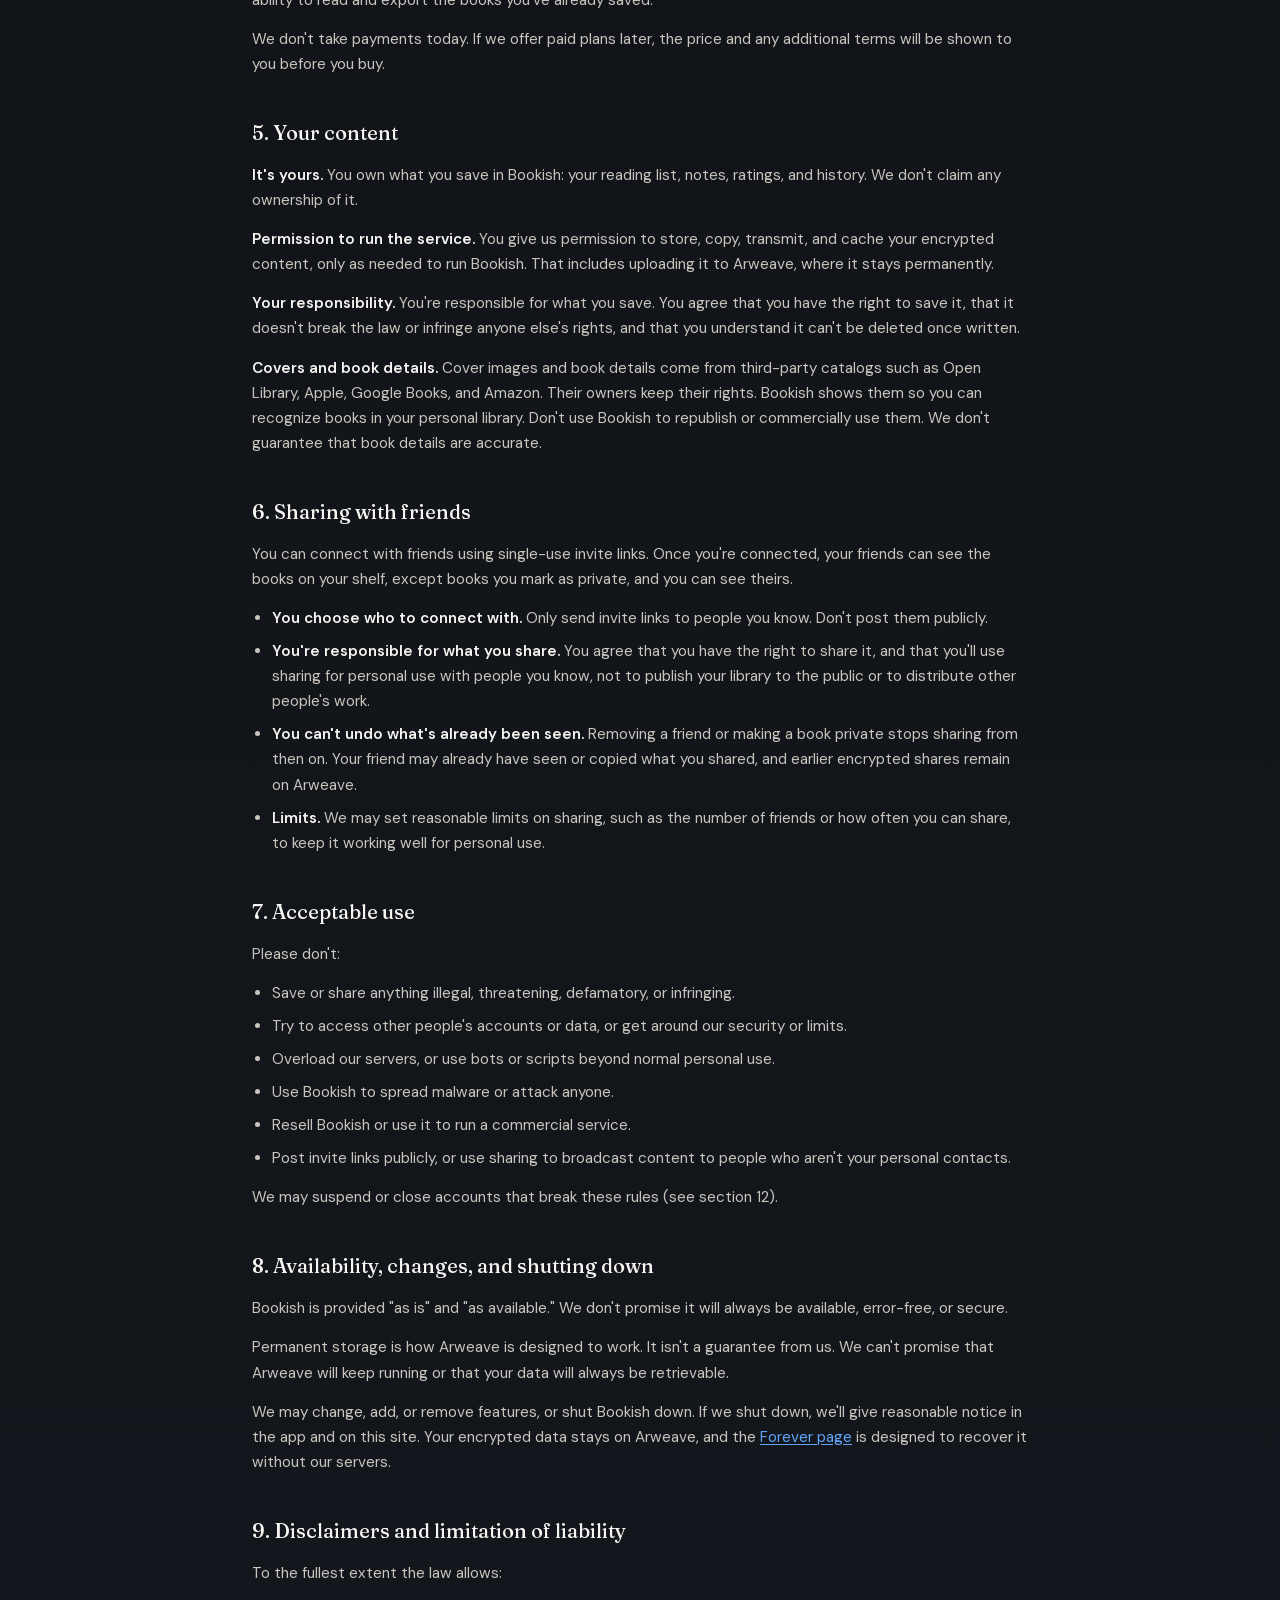
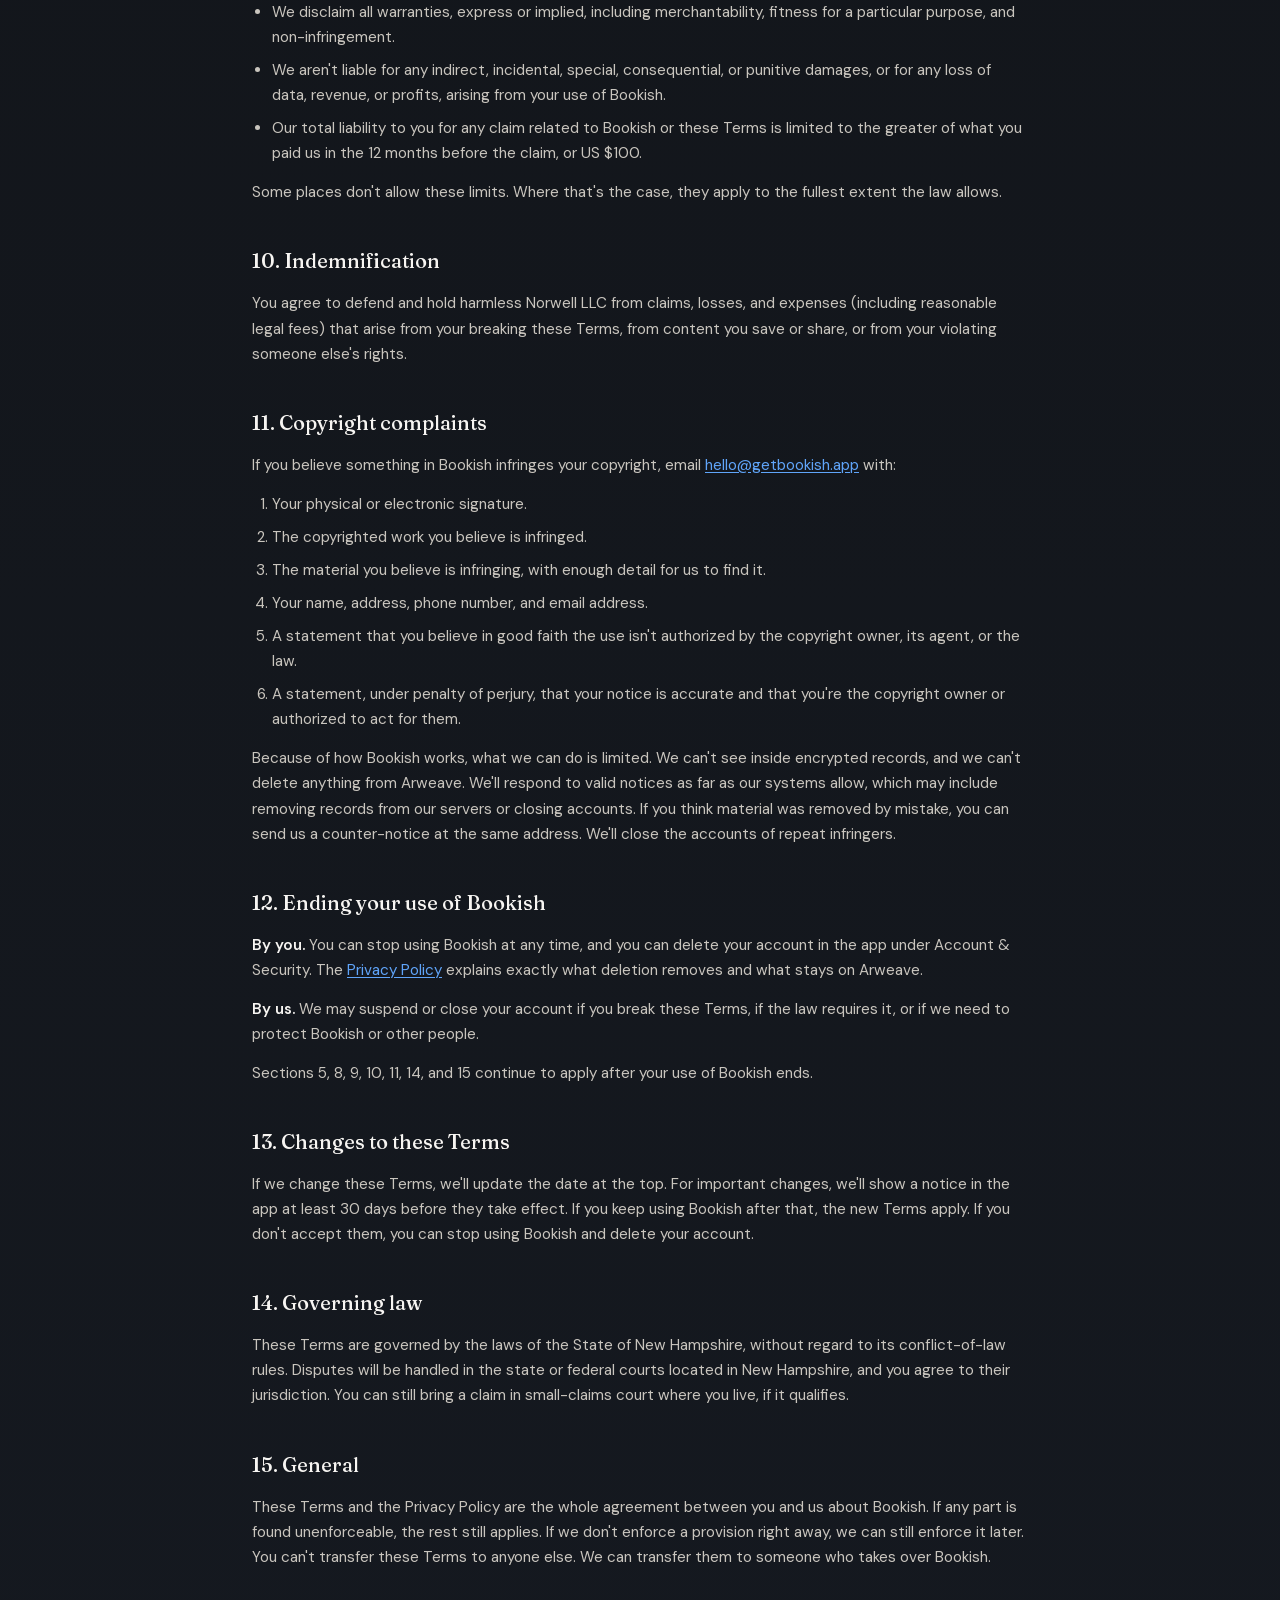
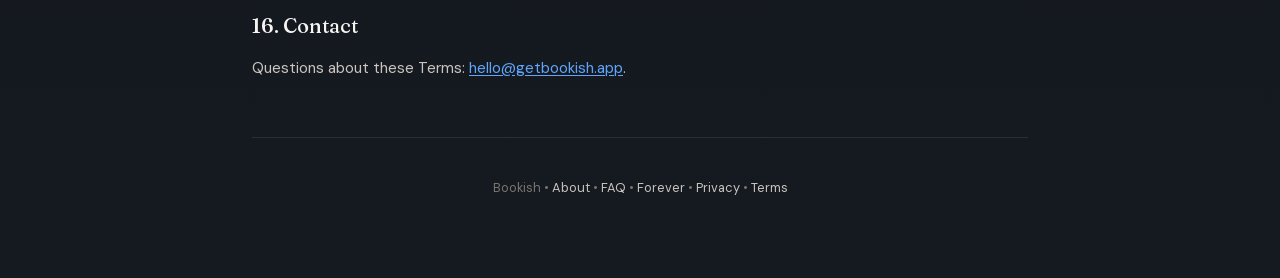
<file: terms.html>
<!doctype html>
<html lang="en">
<head>
  <meta charset="utf-8"/>
  <title>Terms of Service — Bookish</title>
  <meta name="viewport" content="width=device-width, initial-scale=1, viewport-fit=cover"/>
  <meta name="description" content="The terms for using Bookish, including permanent storage, the free plan, sharing with friends, and your responsibilities."/>
  <meta name="theme-color" content="#0f1114"/>
  <meta name="view-transition" content="same-origin"/>
  <link rel="icon" type="image/png" sizes="32x32" href="assets/icons/icon-192.png"/>
  <link rel="preload" href="fonts/dm-sans-latin.woff2" as="font" type="font/woff2" crossorigin>
  <link rel="preload" href="fonts/fraunces-latin.woff2" as="font" type="font/woff2" crossorigin>
  <link rel="stylesheet" href="css/static-pages.css"/>
</head>
<body>

<div class="page">

  <!-- Nav -->
  <nav class="nav">
    <a href="/" class="nav-brand">Bookish</a>
    <div class="nav-links">
      <a href="/about.html">About</a>
      <span class="sep">|</span>
      <a href="/faq.html">FAQ</a>
      <span class="sep">|</span>
      <a href="/forever.html">Forever</a>
    </div>
  </nav>

  <!-- Header -->
  <div class="page-header">
    <h1>Terms of Service</h1>
    <p>Last updated October 31, 2026</p>
  </div>

  <article class="legal">

    <section class="legal-summary" aria-labelledby="permanence-notice">
      <h2 id="permanence-notice">Please read this first</h2>
      <p>Bookish stores your reading list permanently on Arweave, a public storage network. <strong>Data written to Arweave can't be deleted by anyone, including you and us.</strong> It's encrypted on your device first, so only you (and friends you share with) can read it, but the encrypted copy lasts forever. If that isn't acceptable to you, please don't save data to Bookish.</p>
    </section>

    <section aria-labelledby="agreement">
      <h2 id="agreement">1. Agreement</h2>
      <p>These Terms are an agreement between you and Norwell LLC ("Bookish," "we," "us"), which runs Bookish. By using Bookish or creating an account, you agree to these Terms and to our <a href="/privacy.html">Privacy Policy</a>. If you don't agree, please don't use Bookish.</p>
      <p>You must be at least 13 years old to use Bookish. If you're under 18, you need a parent's or guardian's permission.</p>
    </section>

    <section aria-labelledby="service">
      <h2 id="service">2. The service</h2>
      <p>Bookish lets you keep a personal reading list: books, covers, dates, ratings, and notes. It works on your device without an account. With an account, your library is encrypted on your device, synced across your devices, and stored permanently on Arweave.</p>
      <p>Bookish is in early access. Expect rough edges, and keep your own copy of anything you can't afford to lose.</p>
      <p>Three things about how Bookish works matter for these Terms:</p>
      <ul>
        <li><strong>We can't read your data.</strong> We never have your password or your encryption keys, so we can't read your library or recover it for you.</li>
        <li><strong>Storage is permanent.</strong> Encrypted data written to Arweave stays there permanently.</li>
        <li><strong>Sharing can't be undone.</strong> You can stop sharing with a friend at any time, but you can't take back what they've already seen (see section 6).</li>
      </ul>
    </section>

    <section aria-labelledby="account">
      <h2 id="account">3. Your account</h2>
      <p>You're responsible for your email address, password, 24-word account key, and any passkeys. Anyone who has them can sign in as you and read your library.</p>
      <p>We can't reset your password. If you forget it, you can recover your account with your account key or a passkey. If you lose all of them, your data can't be recovered.</p>
      <p>Please use a password you don't use anywhere else, keep your account key somewhere safe, and tell us at <a href="mailto:hello@getbookish.app">hello@getbookish.app</a> if you think someone else has accessed your account. Accounts are for one person's personal use.</p>
    </section>

    <section aria-labelledby="price">
      <h2 id="price">4. Price and limits</h2>
      <p>Bookish is free. Accounts have a fair-use limit of about 10,000 books.</p>
      <p>We may introduce paid plans, or change the free plan and its limits, in the future. If we do, we'll show a notice in the app and on this site at least 30 days before the change affects you. Whatever changes, you'll keep the ability to read and export the books you've already saved.</p>
      <p>We don't take payments today. If we offer paid plans later, the price and any additional terms will be shown to you before you buy.</p>
    </section>

    <section aria-labelledby="content">
      <h2 id="content">5. Your content</h2>
      <p><strong>It's yours.</strong> You own what you save in Bookish: your reading list, notes, ratings, and history. We don't claim any ownership of it.</p>
      <p><strong>Permission to run the service.</strong> You give us permission to store, copy, transmit, and cache your encrypted content, only as needed to run Bookish. That includes uploading it to Arweave, where it stays permanently.</p>
      <p><strong>Your responsibility.</strong> You're responsible for what you save. You agree that you have the right to save it, that it doesn't break the law or infringe anyone else's rights, and that you understand it can't be deleted once written.</p>
      <p><strong>Covers and book details.</strong> Cover images and book details come from third-party catalogs such as Open Library, Apple, Google Books, and Amazon. Their owners keep their rights. Bookish shows them so you can recognize books in your personal library. Don't use Bookish to republish or commercially use them. We don't guarantee that book details are accurate.</p>
    </section>

    <section aria-labelledby="friends">
      <h2 id="friends">6. Sharing with friends</h2>
      <p>You can connect with friends using single-use invite links. Once you're connected, your friends can see the books on your shelf, except books you mark as private, and you can see theirs.</p>
      <ul>
        <li><strong>You choose who to connect with.</strong> Only send invite links to people you know. Don't post them publicly.</li>
        <li><strong>You're responsible for what you share.</strong> You agree that you have the right to share it, and that you'll use sharing for personal use with people you know, not to publish your library to the public or to distribute other people's work.</li>
        <li><strong>You can't undo what's already been seen.</strong> Removing a friend or making a book private stops sharing from then on. Your friend may already have seen or copied what you shared, and earlier encrypted shares remain on Arweave.</li>
        <li><strong>Limits.</strong> We may set reasonable limits on sharing, such as the number of friends or how often you can share, to keep it working well for personal use.</li>
      </ul>
    </section>

    <section aria-labelledby="acceptable-use">
      <h2 id="acceptable-use">7. Acceptable use</h2>
      <p>Please don't:</p>
      <ul>
        <li>Save or share anything illegal, threatening, defamatory, or infringing.</li>
        <li>Try to access other people's accounts or data, or get around our security or limits.</li>
        <li>Overload our servers, or use bots or scripts beyond normal personal use.</li>
        <li>Use Bookish to spread malware or attack anyone.</li>
        <li>Resell Bookish or use it to run a commercial service.</li>
        <li>Post invite links publicly, or use sharing to broadcast content to people who aren't your personal contacts.</li>
      </ul>
      <p>We may suspend or close accounts that break these rules (see section 12).</p>
    </section>

    <section aria-labelledby="availability">
      <h2 id="availability">8. Availability, changes, and shutting down</h2>
      <p>Bookish is provided "as is" and "as available." We don't promise it will always be available, error-free, or secure.</p>
      <p>Permanent storage is how Arweave is designed to work. It isn't a guarantee from us. We can't promise that Arweave will keep running or that your data will always be retrievable.</p>
      <p>We may change, add, or remove features, or shut Bookish down. If we shut down, we'll give reasonable notice in the app and on this site. Your encrypted data stays on Arweave, and the <a href="/forever.html">Forever page</a> is designed to recover it without our servers.</p>
    </section>

    <section aria-labelledby="liability">
      <h2 id="liability">9. Disclaimers and limitation of liability</h2>
      <p>To the fullest extent the law allows:</p>
      <ul>
        <li>We disclaim all warranties, express or implied, including merchantability, fitness for a particular purpose, and non-infringement.</li>
        <li>We aren't liable for any indirect, incidental, special, consequential, or punitive damages, or for any loss of data, revenue, or profits, arising from your use of Bookish.</li>
        <li>Our total liability to you for any claim related to Bookish or these Terms is limited to the greater of what you paid us in the 12 months before the claim, or US $100.</li>
      </ul>
      <p>Some places don't allow these limits. Where that's the case, they apply to the fullest extent the law allows.</p>
    </section>

    <section aria-labelledby="indemnity">
      <h2 id="indemnity">10. Indemnification</h2>
      <p>You agree to defend and hold harmless Norwell LLC from claims, losses, and expenses (including reasonable legal fees) that arise from your breaking these Terms, from content you save or share, or from your violating someone else's rights.</p>
    </section>

    <section aria-labelledby="copyright">
      <h2 id="copyright">11. Copyright complaints</h2>
      <p>If you believe something in Bookish infringes your copyright, email <a href="mailto:hello@getbookish.app">hello@getbookish.app</a> with:</p>
      <ol>
        <li>Your physical or electronic signature.</li>
        <li>The copyrighted work you believe is infringed.</li>
        <li>The material you believe is infringing, with enough detail for us to find it.</li>
        <li>Your name, address, phone number, and email address.</li>
        <li>A statement that you believe in good faith the use isn't authorized by the copyright owner, its agent, or the law.</li>
        <li>A statement, under penalty of perjury, that your notice is accurate and that you're the copyright owner or authorized to act for them.</li>
      </ol>
      <p>Because of how Bookish works, what we can do is limited. We can't see inside encrypted records, and we can't delete anything from Arweave. We'll respond to valid notices as far as our systems allow, which may include removing records from our servers or closing accounts. If you think material was removed by mistake, you can send us a counter-notice at the same address. We'll close the accounts of repeat infringers.</p>
    </section>

    <section aria-labelledby="ending">
      <h2 id="ending">12. Ending your use of Bookish</h2>
      <p><strong>By you.</strong> You can stop using Bookish at any time, and you can delete your account in the app under Account &amp; Security. The <a href="/privacy.html#delete">Privacy Policy</a> explains exactly what deletion removes and what stays on Arweave.</p>
      <p><strong>By us.</strong> We may suspend or close your account if you break these Terms, if the law requires it, or if we need to protect Bookish or other people.</p>
      <p>Sections 5, 8, 9, 10, 11, 14, and 15 continue to apply after your use of Bookish ends.</p>
    </section>

    <section aria-labelledby="changes">
      <h2 id="changes">13. Changes to these Terms</h2>
      <p>If we change these Terms, we'll update the date at the top. For important changes, we'll show a notice in the app at least 30 days before they take effect. If you keep using Bookish after that, the new Terms apply. If you don't accept them, you can stop using Bookish and delete your account.</p>
    </section>

    <section aria-labelledby="law">
      <h2 id="law">14. Governing law</h2>
      <p>These Terms are governed by the laws of the State of New Hampshire, without regard to its conflict-of-law rules. Disputes will be handled in the state or federal courts located in New Hampshire, and you agree to their jurisdiction. You can still bring a claim in small-claims court where you live, if it qualifies.</p>
    </section>

    <section aria-labelledby="general">
      <h2 id="general">15. General</h2>
      <p>These Terms and the Privacy Policy are the whole agreement between you and us about Bookish. If any part is found unenforceable, the rest still applies. If we don't enforce a provision right away, we can still enforce it later. You can't transfer these Terms to anyone else. We can transfer them to someone who takes over Bookish.</p>
    </section>

    <section aria-labelledby="contact">
      <h2 id="contact">16. Contact</h2>
      <p>Questions about these Terms: <a href="mailto:hello@getbookish.app">hello@getbookish.app</a>.</p>
    </section>

  </article>

  <!-- Footer -->
  <footer class="about-footer">
    <p>Bookish &bull; <a href="/about.html">About</a> &bull; <a href="/faq.html">FAQ</a> &bull; <a href="/forever.html">Forever</a> &bull; <a href="/privacy.html">Privacy</a> &bull; <a href="/terms.html">Terms</a></p>
  </footer>

</div>

</body>
</html>
</file>
<file: css/styles.css>
/* ============================================================================
   Stylesheet Map
   ----------------------------------------------------------------------------
   This file intentionally remains a single stylesheet for the static Pages
   deploy path (`public/index.html` -> `css/styles.css`, cached by `sw.js`).
   Section headers below are navigational; selector order is preserved because
   library cards, modals, mobile overrides, and repeated keyframes are cascade
   sensitive.

   1.  Base tokens, fonts, reset, and shared buttons
   2.  App shell, fixed header, auth chips, and library cards
   3.  Empty states, shelf/year navigation, and WTR drawer
   4.  Omnibox search/add UI, including empty-state omnibox
   5.  Account panel, account modal, auth forms, and account security flows
   6.  Mobile/PWA interaction polish, including mobile search takeover
   7.  Book detail modal and add/edit-book form surfaces
   8.  Friends account section, invite modals, drawer, strip, pips, shelves
   ============================================================================ */

/* ============================================================================
   1. Base tokens, fonts, reset, and shared buttons
   ============================================================================ */

/* Self-hosted fonts - Latin subset, woff2 */
@font-face{font-family:'DM Sans';font-style:normal;font-weight:400 700;font-display:swap;src:url('../fonts/dm-sans-latin.woff2') format('woff2');unicode-range:U+0000-00FF,U+0131,U+0152-0153,U+02BB-02BC,U+02C6,U+02DA,U+02DC,U+0304,U+0308,U+0329,U+2000-206F,U+20AC,U+2122,U+2191,U+2193,U+2212,U+2215,U+FEFF,U+FFFD}
@font-face{font-family:'Fraunces';font-style:normal;font-weight:400 600;font-display:swap;src:url('../fonts/fraunces-latin.woff2') format('woff2');unicode-range:U+0000-00FF,U+0131,U+0152-0153,U+02BB-02BC,U+02C6,U+02DA,U+02DC,U+0304,U+0308,U+0329,U+2000-206F,U+20AC,U+2122,U+2191,U+2193,U+2212,U+2215,U+FEFF,U+FFFD}
@font-face{font-family:'JetBrains Mono';font-style:normal;font-weight:400 500;font-display:swap;src:url('../fonts/jetbrains-mono-latin.woff2') format('woff2');unicode-range:U+0000-00FF,U+0131,U+0152-0153,U+02BB-02BC,U+02C6,U+02DA,U+02DC,U+0304,U+0308,U+0329,U+2000-206F,U+20AC,U+2122,U+2191,U+2193,U+2212,U+2215,U+FEFF,U+FFFD}

:root{
  --header-height:48px;
  --mobile-columns:2;
  --mobile-scale:1;
  /* Phase 4: Typography */
  --font-display:'Fraunces',Georgia,serif;
  --font-body:'DM Sans',system-ui,sans-serif;
  --font-mono:'JetBrains Mono',monospace;
  --mobile-sheet-top-gap:clamp(28px, 4.5%, 48px);
  /* Phase 4: Color System - Warm Palette */
  --color-bg-deep:#0f1114;
  --color-bg-base:#151920;
  --color-bg-surface:#1c222a;
  --color-bg-elevated:#242b35;
  --color-text-primary:#f7f5f2;
  --color-text-secondary:#c9c5be;
  --color-text-muted:#7a7670;
  --color-border-subtle:#2a2f38;
  --color-border-default:#363d48;
  --color-border-strong:#454d5a;
  --color-primary:#3b82f6;
  --color-primary-hover:#60a5fa;
  --color-primary-muted:rgba(59,130,246,0.15);
  --color-accent:#f59e0b;
  --color-accent-muted:rgba(245,158,11,0.15);
  --color-success:#10b981;
  --color-warning:#eab308;
  --color-error:#ef4444;
  /* Single shelf spine (read / neutral); "reading" cards override in .card[data-reading] */
  --color-spine-read:#3d3630;
  --color-spine-read-mid:#322c27;
}
html{background:var(--color-bg-deep)}
body{
  font-family:var(--font-body);
  margin:0;
  display:flex;
  justify-content:center;
  background:linear-gradient(180deg,var(--color-bg-deep) 0%,var(--color-bg-base) 100%);
  color:var(--color-text-primary);
  min-height:100vh;
  position:relative;
  overflow-x:hidden;
}
body::before{
  content:'';
  position:fixed;
  inset:0;
  background-image:url("data:image/svg+xml,%3Csvg viewBox='0 0 200 200' xmlns='http://www.w3.org/2000/svg'%3E%3Cfilter id='noise'%3E%3CfeTurbulence type='fractalNoise' baseFrequency='0.85' numOctaves='4' stitchTiles='stitch'/%3E%3C/filter%3E%3Crect width='100%25' height='100%25' filter='url(%23noise)'/%3E%3C/svg%3E");
  opacity:0.025;
  pointer-events:none;
  z-index:-1;
}
/* Phase 4: Typography application */
h1,h2,h3,.headline{
  font-family:var(--font-display);
  font-optical-sizing:auto;
}
.recovery-phrase,.wallet-address,code{
  font-family:var(--font-mono);
}
/* Global transition defaults */
*{
  transition-timing-function:cubic-bezier(.4,0,.2,1);
}
/* Reduced motion support */
@media (prefers-reduced-motion:reduce){
  *,*::before,*::after{
    animation-duration:.01ms!important;
    animation-iteration-count:1!important;
    transition-duration:.01ms!important;
  }
}
/* ============================================================================
   2. App shell, fixed header, auth chips, and library cards
   ============================================================================ */

#app{width:100%;max-width:1200px;padding:calc(var(--header-height) + env(safe-area-inset-top) + 16px) max(16px,env(safe-area-inset-right)) 16px max(16px,env(safe-area-inset-left));box-sizing:border-box}
header{
  position:fixed;
  top:0;
  left:0;
  right:0;
  z-index:1000;
  height:var(--header-height);
  padding:0 max(16px,env(safe-area-inset-right)) 0 max(16px,env(safe-area-inset-left));
  padding-top:env(safe-area-inset-top);
  background:var(--color-bg-deep);
  border-bottom:1px solid var(--color-border-subtle);
  display:flex;
  align-items:center;
  gap:8px;
}
header .header-title{
  font-family:var(--font-display);
  font-size:1.35rem;
  font-weight:600;
  letter-spacing:-0.02em;
  margin:0;
  background:linear-gradient(135deg,var(--color-text-primary) 0%,var(--color-accent) 100%);
  -webkit-background-clip:text;
  -webkit-text-fill-color:transparent;
  background-clip:text;
  flex-shrink:0;
  transition:opacity 150ms ease-out;
}
.header-actions{
  display:flex;
  align-items:center;
  gap:10px;
  font-size:.65rem;
  flex-shrink:0;
  margin-left:auto;
  transition:opacity 150ms ease-out;
}

/* Search icon button — mobile only */
.header-search-btn{
  background:transparent!important;
  border:none!important;
  color:var(--color-text-secondary)!important;
  padding:6px!important;
  border-radius:8px!important;
  cursor:pointer;
  display:none;
  align-items:center;
  justify-content:center;
  min-height:auto!important;
  flex-shrink:0;
  transition:color .2s,opacity 150ms ease-out;
  box-shadow:none!important;
}
.header-search-btn:hover{color:var(--color-text-primary)!important;background:var(--color-bg-surface)!important}

/* Cancel button — mobile search takeover only */
.header-search-cancel{
  display:none;
  background:transparent!important;
  border:none!important;
  color:var(--color-text-secondary)!important;
  font-size:.85rem!important;
  font-weight:600!important;
  padding:6px 8px!important;
  border-radius:6px!important;
  cursor:pointer;
  white-space:nowrap;
  flex-shrink:0;
  min-height:auto!important;
  box-shadow:none!important;
  opacity:0;
  transition:opacity 150ms ease-in;
}
.header-search-cancel:hover,
.header-search-cancel:focus-visible{
  color:var(--color-text-primary)!important;
  background:var(--color-bg-surface)!important;
}

/* Omnibox inside header */
header .omnibox-wrap{
  flex:1;
  min-width:0;
  margin:0;
  position:relative;
}

/* ---- Desktop (pointer: fine) — inline search always visible ---- */
@media (pointer:fine){
  .header-search-btn{display:none!important}
  .header-search-cancel{display:none!important}
  header .omnibox-wrap{
    max-width:400px;
  }
}

/* Mobile header search takeover rules are in the Mobile/PWA section below. */
#status{
  font-size:.65rem;
  opacity:.78;
  color:var(--color-text-secondary);
  font-weight:500;
  transition:color .2s ease,opacity .2s ease;
}
#status:empty{display:none}
#status.warning{
  color:var(--color-warning);
  opacity:1;
  font-weight:500;
}
button, .btn{
  font-family:var(--font-body);
  font-weight:600;
  font-size:.875rem;
  padding:10px 18px;
  border-radius:8px;
  border:1px solid var(--color-border-default);
  cursor:pointer;
  transition:background .2s ease,color .2s ease,border-color .2s ease,transform .2s ease,box-shadow .2s ease;
  position:relative;
  overflow:hidden;
  display:inline-flex;
  align-items:center;
  justify-content:center;
  gap:6px;
  background:var(--color-bg-elevated);
  color:var(--color-text-secondary);
  box-shadow:none;
}
button:disabled, .btn:disabled{opacity:.5;cursor:default}
button:active, .btn:active{transform:scale(.98)}
button.primary, .btn.primary{
  background:linear-gradient(135deg,var(--color-primary) 0%,#2563eb 100%);
  color:#fff;
  box-shadow:0 2px 8px -2px rgba(59,130,246,.4);
}
button.primary:hover, .btn.primary:hover{
  background:linear-gradient(135deg,var(--color-primary-hover) 0%,#3b82f6 100%);
  box-shadow:0 4px 12px -2px rgba(59,130,246,.5);
  transform:translateY(-1px);
}
button.secondary, .btn.secondary{
  background:var(--color-bg-elevated);
  color:var(--color-text-secondary);
  border:1px solid var(--color-border-default);
  box-shadow:none;
}
button.secondary:hover, .btn.secondary:hover{
  background:var(--color-border-subtle);
  color:var(--color-text-primary);
  transform:translateY(-1px);
}
#newBtn{background:var(--color-success)}
.new-compact{background:var(--color-bg-surface)!important;color:var(--color-text-primary)!important;font-size:.75rem!important;padding:8px 14px!important;border:1px solid var(--color-border-default)!important;border-radius:8px!important;font-weight:600!important;letter-spacing:.03em}
.new-compact:hover{background:var(--color-bg-elevated)!important;border-color:var(--color-border-strong)!important}
.refresh-link{
  position:relative;
  background:transparent!important;
  color:var(--color-text-muted)!important;
  padding:6px 12px!important;
  font-size:.7rem!important;
  font-weight:500!important;
  border:none!important;
  border-radius:6px!important;
  cursor:pointer;
  transition:color .2s ease,background .2s ease;
  box-shadow:none!important;
}
.refresh-link::before{
  content:'';
  position:absolute;
  inset:-6px -4px;
  border-radius:10px;
}
.refresh-link:hover{
  color:var(--color-text-secondary)!important;
  background:var(--color-bg-surface)!important;
}
.account-link{
  color:var(--color-text-secondary)!important;
  font-weight:500!important;
  text-decoration:none!important;
}
.account-link:hover{
  color:var(--color-text-primary)!important;
}
/* #149: header auth-chip visibility. Driven by `html.is-signed-in` stamped
   synchronously in <head> from localStorage, so returning users see the right
   chip on first paint. JS refreshHeaderAuthState() toggles the class on
   login/logout. */
#accountBtn{display:none}
html.is-signed-in #accountBtn{display:inline-block}
html.is-signed-in #signInHeaderBtn{display:none}
/* #150: Friends glyph is meaningless to signed-out users. JS refresh still owns
   the hide-from-header preference for signed-in users. */
html:not(.is-signed-in) #friendsHeaderBtn{display:none}
/* #149: signed-out header chip. Matches `.account-link` visual weight so
   the header doesn't shift when auth state changes. */
.signin-link{
  color:var(--color-text-secondary)!important;
  font-weight:500!important;
  text-decoration:none!important;
}
.signin-link:hover{
  color:var(--color-text-primary)!important;
}
/* Library card stack/grid. Responsive grid overrides for the same selectors
   live later near the shared modal/form rules, where their current cascade
   position is required. */
.cards{display:flex;flex-direction:column;gap:14px;margin-top:8px;position:relative}
.card{
  position:relative;
  background:rgba(28,34,42,.66);
  border:1px solid var(--color-border-subtle);
  border-radius:12px;
  display:flex;
  gap:12px;
  padding:12px;
  cursor:pointer;
  transition:transform .3s ease,box-shadow .3s ease,border-color .3s ease,background .2s;
  animation:card-enter .4s ease-out backwards;
}
.card:nth-child(1){animation-delay:.05s}
.card:nth-child(2){animation-delay:.1s}
.card:nth-child(3){animation-delay:.15s}
.card:nth-child(4){animation-delay:.2s}
.card:nth-child(5){animation-delay:.25s}
.card:nth-child(6){animation-delay:.3s}
.card:nth-child(7){animation-delay:.35s}
.card:nth-child(8){animation-delay:.4s}
@keyframes card-enter{
  from{
    opacity:0;
    transform:translateY(20px);
  }
  to{
    opacity:1;
    transform:translateY(0);
  }
}
@keyframes card-exit{
  to{
    opacity:0;
    transform:scale(0.95);
  }
}
.card.card-exiting{
  animation:card-exit .3s ease-in forwards;
  pointer-events:none;
  z-index:0;
}
.card:hover{
  transform:none;
  box-shadow:0 4px 12px -8px rgba(0,0,0,.55);
  border-color:var(--color-border-default);
  background:rgba(36,43,53,.72);
}
.card[data-fmt]{position:relative;}
.card[data-fmt]:before{
  content:'';
  position:absolute;
  left:0;
  top:0;
  bottom:0;
  width:2px;
  border-radius:12px 0 0 12px;
  opacity:.42;
  transition:opacity .3s ease;
  z-index:1;
}
.card[data-fmt]:before{background:linear-gradient(180deg,var(--color-spine-read) 0%,var(--color-spine-read-mid) 100%);}
.card:hover[data-fmt]:before{
  opacity:.72;
}
/* Wrapper around the cover so absolutely-positioned siblings (today: the
   friend-pip overlay) can straddle the cover's bottom edge without being
   clipped by `.cover { overflow: hidden }`. The wrap takes over the flex
   sizing the cover used to drive directly so card layout (row on desktop,
   column on mobile) doesn't change. */
.cover-wrap{
  width:72px;
  flex:0 0 72px;
  position:relative;
  /* Defensive: do NOT clip overflow — that would defeat the whole point. */
}
.cover{
  width:100%;
  display:flex;
  align-items:center;
  justify-content:center;
  background:linear-gradient(160deg,var(--color-bg-surface) 0%,var(--color-bg-deep) 100%);
  border:1px solid var(--color-border-subtle);
  border-radius:8px;
  overflow:hidden;
  position:relative;
}
/* Blur-fill background for covers with non-standard aspect ratios */
.cover::before{
  content:'';
  position:absolute;
  inset:-10px;
  background:var(--cover-url) center/cover no-repeat;
  filter:blur(12px) brightness(0.7);
  z-index:0;
  opacity:0;
  transition:opacity .2s;
}
.cover:has(img)::before{opacity:1}
.cover:not(:has(img)):not(:has(.generated-cover)){
  background-image:linear-gradient(160deg,rgba(36,43,53,.74) 0%,var(--color-bg-deep) 100%);
}
.cover > span{
  font-size:.65rem;
  font-weight:500;
  text-transform:none;
  letter-spacing:0;
  color:var(--color-text-muted);
  opacity:.6;
}
.no-cover-icon{
  display:flex;
  flex-direction:column;
  align-items:center;
  gap:4px;
  opacity:.3;
  color:var(--color-text-muted);
}
/* Generated cover for books without cover art */
.generated-cover{
  position:relative;
  width:100%;
  height:100%;
  display:flex;
  flex-direction:column;
  align-items:center;
  justify-content:center;
  padding:10px 8px;
  box-sizing:border-box;
  text-align:center;
  gap:4px;
  overflow:hidden;
  box-shadow:inset 0 0 0 1px rgba(247,245,242,.08);
}
.generated-cover::before{
  content:'';
  position:absolute;
  inset:10px;
  border:1px solid rgba(247,245,242,.16);
  border-left:3px solid rgba(247,245,242,.2);
  border-radius:4px;
  pointer-events:none;
}
.generated-cover::after{
  content:'';
  position:absolute;
  left:18px;
  right:18px;
  bottom:18px;
  height:1px;
  background:rgba(247,245,242,.16);
  pointer-events:none;
}
.generated-title{
  position:relative;
  z-index:1;
  font-family:var(--font-display);
  font-size:.7rem;
  font-weight:500;
  line-height:1.25;
  color:rgba(247,245,242,.9);
  display:-webkit-box;
  -webkit-line-clamp:4;
  line-clamp:4;
  -webkit-box-orient:vertical;
  overflow:hidden;
  word-break:break-word;
}
.generated-author{
  position:relative;
  z-index:1;
  font-family:var(--font-body);
  font-size:.5rem;
  font-weight:400;
  color:rgba(247,245,242,.58);
  line-height:1.2;
  display:-webkit-box;
  -webkit-line-clamp:2;
  line-clamp:2;
  -webkit-box-orient:vertical;
  overflow:hidden;
}
.cover img{width:100%;height:100%;object-fit:contain;display:block;position:relative;z-index:1}
.cover img[data-fit="cover"]{object-fit:cover}
.meta{flex:1;min-width:0}
/* Title/author text below the cover is now hidden — the cover does the
   labeling, and accessibility is provided by the .sr-only span + the card's
   aria-label (#116). DOM markers .title/.author are no longer rendered, but
   the rules remain so any cached/legacy HTML stays hidden. */
.title,
.author{display:none}
/* Slim details row: date · [status if reading] · [rating if set]. Single
   horizontal line. Reordered in #121: date first (symmetry across shelves),
   rating last (variable width — clips first if row overflows on narrow cards).
   Format glyph removed in #121 (lives in detail view). */
.details{
  font-size:.7rem;
  color:var(--color-text-muted);
  display:flex;
  flex-direction:row;
  align-items:baseline;
  white-space:nowrap;
  overflow:hidden;
  text-overflow:ellipsis;
  line-height:1.3;
  margin:0;
  min-width:0;
}
/* Date — fixed leading edge across cards in a shelf. */
.details .card-date{flex-shrink:0}
/* Inline "Reading" status pill (replaces the standalone .card-reading-label
   row that used to sit above the meta — collapsed inline in #121). The
   ✓ mark-as-read button is rendered INSIDE this span when the caller
   passes showActions:true, so the pill+button move as one unit. */
.details .card-reading-status{color:var(--color-accent);opacity:.9;flex-shrink:0;display:inline-flex;align-items:baseline;gap:8px}
/* Mark-as-read affordance: an unstyled gray ✓ glyph that reads as a
   tappable accent next to "Reading". No border, no background, no
   button chrome — looks like text, behaves like a button. Aggressive
   reset on the element + its pseudo-elements kills any default browser
   button artifacts that survived the simpler reset. The right side of
   the hit area is collapsed (zero padding-right + zero negative margin
   right) so nothing visually extends past the ✓ glyph itself. (#127 fix2) */
.details .card-mark-read,
.details .card-mark-read::before,
.details .card-mark-read::after{
  border:0;
  outline:0;
  background:transparent;
  box-shadow:none;
  -webkit-tap-highlight-color:transparent;
  -webkit-appearance:none;
  appearance:none;
}
.details .card-mark-read{
  font-size:.9rem;
  line-height:1;
  color:var(--color-text-muted);
  cursor:pointer;
  /* Hit area extends LEFT and vertically only; right side is flush with
     the visible glyph so nothing renders past it. */
  padding:12px 0 12px 12px;
  margin:-12px 0 -12px -12px;
  font-weight:600;
  font-family:var(--font-body);
  min-width:0;
  min-height:0;
  display:inline-block;
  vertical-align:baseline;
  transition:color .15s;
}
.details .card-mark-read:hover{color:var(--color-text-primary)}
/* Keyboard focus is the one place the glyph needs a visible affordance
   (mouse/touch users get hover/press feedback elsewhere). Tight 1px
   outline, drawn close to the glyph — not a chunky 2px button ring. */
.details .card-mark-read:focus-visible{
  outline:1px solid var(--color-accent);
  outline-offset:2px;
  border-radius:3px;
}
/* Rating renders as filled stars (e.g. ★★★★). Variable width — placed last
   so it shrinks/clips first when the row overflows. */
.details .card-rating{color:var(--color-warning);letter-spacing:.5px;min-width:0;overflow:hidden;text-overflow:ellipsis}
/* Middle-dot separator between meta parts. Subtle — half-opacity of the
   surrounding muted text. aria-hidden on the element itself. */
.details .card-meta-sep{flex-shrink:0;opacity:.55;padding:0 2px}
/* Visually hidden, accessible to screen readers and keyboard navigation. */
.sr-only{
  position:absolute;
  width:1px;
  height:1px;
  padding:0;
  margin:-1px;
  overflow:hidden;
  clip:rect(0,0,0,0);
  white-space:nowrap;
  border:0;
}
/* Hover overlay over the bottom of the cover — desktop only. */
.cover-hover{
  position:absolute;
  left:0;
  right:0;
  bottom:0;
  padding:12px;
  background:linear-gradient(180deg,rgba(15,17,20,0) 0%,rgba(15,17,20,.82) 100%);
  color:#fff;
  opacity:0;
  transform:translateY(4px);
  transition:opacity .15s ease-out,transform .15s ease-out;
  pointer-events:none;
  z-index:3;
  box-sizing:border-box;
  border-radius:0 0 inherit inherit;
}
.cover-hover-title{
  font-family:var(--font-body);
  font-size:1rem;
  font-weight:600;
  line-height:1.2;
  color:#fff;
  display:-webkit-box;
  -webkit-line-clamp:2;
  line-clamp:2;
  -webkit-box-orient:vertical;
  overflow:hidden;
}
.cover-hover-author{
  font-family:var(--font-body);
  font-size:.8rem;
  color:rgba(255,255,255,.85);
  margin-top:2px;
  display:-webkit-box;
  -webkit-line-clamp:1;
  line-clamp:1;
  -webkit-box-orient:vertical;
  overflow:hidden;
}
@media (hover: hover){
  .card:hover .cover-hover,
  .card:focus-visible .cover-hover{
    opacity:1;
    transform:translateY(0);
  }
}
/* ============================================================================
   3. Empty states, shelf/year navigation, and WTR drawer
   ============================================================================ */

/* Empty state */
.empty-state{
  display:flex;
  flex-direction:column;
  align-items:center;
  padding:clamp(48px,10vh,92px) 20px 32px;
  text-align:center;
  min-height:260px;
  max-width:560px;
  margin:0 auto;
}
.empty-illustration{
  position:relative;
  display:inline-flex;
  align-items:flex-end;
  justify-content:center;
  gap:5px;
  width:112px;
  height:58px;
  margin:0 auto 22px;
  opacity:.92;
}
.empty-book{
  display:block;
  width:20px;
  border:1px solid rgba(247,245,242,.2);
  border-radius:3px 3px 2px 2px;
  background:linear-gradient(180deg,rgba(245,158,11,.55),rgba(125,81,37,.72));
  box-shadow:inset 0 1px 0 rgba(255,255,255,.14);
}
.empty-book-one{height:40px;transform:rotate(-3deg);background:linear-gradient(180deg,rgba(201,197,190,.48),rgba(83,75,68,.72))}
.empty-book-two{height:50px;background:linear-gradient(180deg,rgba(245,158,11,.6),rgba(103,65,31,.76))}
.empty-book-three{height:34px;transform:rotate(4deg);background:linear-gradient(180deg,rgba(96,165,250,.38),rgba(39,56,81,.72))}
.empty-shelf-line{
  position:absolute;
  left:16px;
  right:16px;
  bottom:0;
  height:1px;
  background:linear-gradient(90deg,transparent,rgba(201,197,190,.45),transparent);
}
.empty-headline{
  font-family:var(--font-display);
  font-size:1.65rem;
  font-weight:500;
  margin:0 0 12px 0;
  color:var(--color-text-primary);
}
.empty-subtext{
  font-family:var(--font-body);
  font-size:.95rem;
  color:var(--color-text-secondary);
  margin:0 auto 28px;
  line-height:1.55;
  max-width:440px;
}
.empty-cta{
  font-family:var(--font-body);
  font-size:1rem;
  font-weight:600;
  padding:16px 32px;
  border-radius:10px;
  background:linear-gradient(135deg,var(--color-primary) 0%,#2563eb 100%);
  box-shadow:0 2px 8px -2px rgba(59,130,246,.4);
  transition:background .2s ease,transform .2s ease,box-shadow .2s ease;
}
.empty-cta:hover{
  background:linear-gradient(135deg,var(--color-primary-hover) 0%,#3b82f6 100%);
  box-shadow:0 4px 12px -2px rgba(59,130,246,.5);
  transform:translateY(-2px);
}

/* Empty-state omnibox slot (#144).
   The real `#omniboxWrap` is detached from the header and appended into
   `#emptyOmniboxSlot` when the shelf is empty. The slot itself is a
   bare flex container; the relocated wrap carries the `.omnibox-in-empty`
   class which restyles the input to a large, prominent first-run search
   affordance. See `.omnibox-in-empty` and `.omnibox-in-empty #omniboxInput`
   rules in the omnibox section below. */
.empty-omnibox-slot{
  display:flex;
  justify-content:center;
  width:100%;
  margin:0 auto;
  max-width:440px;
}
/* #149: Empty-state declutter — removed `.empty-search-examples`,
   `.empty-add-manual-link`, `.empty-signin`, and `.empty-links` blocks.
   The "Try:" line is replaced by concise omnibox placeholder copy; the
   manual-add affordance lives in the omnibox dropdown; the sign-in entry
   point is now a header chip; and the footer covers the explainer surface. */

/* Shelf-empty state (has WTR books but no shelf books) */
.shelf-empty{
  text-align:center;
  padding:40px 20px;
  color:var(--color-text-muted);
}
.shelf-empty-text{
  font-size:.9rem;
  line-height:1.5;
  margin:0 0 12px;
}
.shelf-empty-link{
  background:transparent!important;
  border:none!important;
  color:var(--color-text-secondary)!important;
  font-size:.85rem!important;
  font-weight:500!important;
  cursor:pointer;
  padding:8px 12px!important;
  border-radius:6px!important;
  transition:color .2s,background .2s;
  font-family:var(--font-body);
  box-shadow:none!important;
}
.shelf-empty-link:hover{
  color:var(--color-primary)!important;
  background:var(--color-bg-surface)!important;
}

/* --- Reading Status: shelf-first, queue-behind --- */

/* Reading card accent — always-on spine glow */
.card[data-reading="true"][data-fmt]:before{
  opacity:1!important;
  background:linear-gradient(180deg,var(--color-accent) 0%,#8a5a13 100%)!important;
  box-shadow:none;
}
/* #121: Removed .card-reading-label / .card-reading-text / .card-done-check
   rules. The reading-status pill is now inline in .details (.card-reading-status),
   and the per-card mark-as-read button was removed — that affordance is in
   the detail view. */

/* ============================================================================
   4. Omnibox search/add UI, including empty-state omnibox
   ============================================================================ */

/* Header WTR badge + Omnibox */
/* WTR header button with badge */
.wtr-header-btn{
  position:relative;
  background:transparent!important;
  border:none!important;
  color:var(--color-text-secondary)!important;
  padding:6px 8px!important;
  border-radius:8px!important;
  cursor:pointer;
  display:inline-flex;
  align-items:center;
  justify-content:center;
  transition:color .2s,background .2s;
  min-height:auto!important;
}
.wtr-header-btn:hover{
  color:var(--color-text-primary)!important;
  background:var(--color-bg-surface)!important;
}
.wtr-badge{
  position:absolute;
  top:-2px;right:-2px;
  background:var(--color-bg-elevated);
  color:var(--color-text-secondary);
  border:1px solid var(--color-border-default);
  font-size:.6rem;
  font-weight:700;
  min-width:16px;height:16px;
  border-radius:8px;
  display:flex;align-items:center;justify-content:center;
  padding:0 4px;
  line-height:1;
  box-shadow:none;
}

/* Omnibox (unified search + add) */
.omnibox-wrap{margin:0;position:relative}
.omnibox-inner{position:relative;display:flex;align-items:center}
.omnibox-icon{position:absolute;left:10px;color:var(--color-text-muted);display:flex;align-items:center;pointer-events:none}
#omniboxInput{
  width:100%;height:36px;
  background:var(--color-bg-base);
  color:var(--color-text-primary);
  border:1px solid var(--color-border-subtle);
  border-radius:8px;
  padding:0 32px 0 36px;
  font-family:var(--font-body);
  font-size:.85rem;
  box-sizing:border-box;
  transition:border-color .2s,box-shadow .2s,background .2s;
}
#omniboxInput:focus{outline:none;border-color:rgba(245,158,11,.68);box-shadow:0 0 0 2px var(--color-accent-muted);background:var(--color-bg-base)}
#omniboxInput::placeholder{color:var(--color-text-muted)}
.omnibox-clear{
  position:absolute;right:6px;
  width:22px;height:22px;
  border:none;background:transparent;
  color:var(--color-text-secondary);
  cursor:pointer;padding:0;
  display:flex;align-items:center;justify-content:center;
  border-radius:50%;
  transition:color .15s,background .15s;
  min-height:auto!important;
}
.omnibox-clear:hover{color:var(--color-text-primary);background:var(--color-bg-elevated)}

/* Omnibox in empty-state slot (#144).
   When `#omniboxWrap` is detached from the header and appended into
   `#emptyOmniboxSlot`, this class is added on the wrap. The input gets
   larger padding, a larger font, a subtle accent border + soft shadow,
   and the wrap is centered with a max-width so it reads as a prominent
   first-run search affordance rather than a cramped header input. */
.omnibox-wrap.omnibox-in-empty{
  width:100%;
  max-width:440px;
  margin:0 auto;
}
.omnibox-wrap.omnibox-in-empty .omnibox-icon{
  left:14px;
}
.omnibox-wrap.omnibox-in-empty #omniboxInput{
  height:auto;
  padding:16px 40px 16px 42px;
  font-size:1rem;
  background:rgba(28,34,42,.82);
  border-color:var(--color-border-default);
  box-shadow:0 1px 2px rgba(0,0,0,.24);
}
.omnibox-wrap.omnibox-in-empty #omniboxInput:focus{
  border-color:rgba(245,158,11,.68);
  box-shadow:0 0 0 3px rgba(245,158,11,.14);
  background:var(--color-bg-base);
}
.omnibox-wrap.omnibox-in-empty .omnibox-clear{
  right:10px;
}
@media (pointer:coarse){
  .empty-state{
    padding:52px 20px 28px;
  }
  body.empty-omnibox-active .empty-state{
    padding:16px 20px 12px;
    min-height:auto;
    max-width:560px;
  }
  body.empty-omnibox-active .empty-illustration,
  body.empty-omnibox-active .empty-headline,
  body.empty-omnibox-active .empty-subtext{
    display:none;
  }
  body.empty-omnibox-active .empty-omnibox-slot{
    max-width:none;
  }
  .empty-headline{
    font-size:1.5rem;
  }
  .empty-subtext{
    font-size:.9rem;
    margin-bottom:24px;
  }
  .omnibox-wrap.omnibox-in-empty #omniboxInput{
    padding:14px 34px 14px 38px;
    font-size:.95rem;
  }
  .omnibox-wrap.omnibox-in-empty .omnibox-icon{
    left:12px;
  }
  .omnibox-wrap.omnibox-in-empty .omnibox-clear{
    right:8px;
  }
}

/* Omnibox dropdown */
.omnibox-dropdown{
  position:fixed;
  top:calc(var(--header-height) + env(safe-area-inset-top) + 4px);
  left:max(16px,env(safe-area-inset-left));
  right:max(16px,env(safe-area-inset-right));
  max-width:640px;
  background:rgba(24,29,36,.98);
  border:1px solid var(--color-border-subtle);
  border-radius:10px;
  box-shadow:0 12px 24px -18px rgba(0,0,0,.7);
  max-height:60vh;
  overflow-y:auto;
  z-index:1001;
  padding:6px 0;
}
/* Mobile: full-screen results below header */
@media (pointer:coarse){
  .omnibox-dropdown{
    background:var(--color-bg-elevated);
    border-radius:0;
    border-left:none;
    border-right:none;
    left:0;right:0;
    max-width:none;
    max-height:calc(100vh - var(--header-height) - env(safe-area-inset-top) - 4px);
    box-shadow:0 12px 24px -20px rgba(0,0,0,.8);
  }
  body.empty-omnibox-active #omniboxAddSection{
    display:flex;
    flex-direction:column;
  }
  body.empty-omnibox-active #omniboxAddSection .omnibox-section-label{
    order:1;
  }
  body.empty-omnibox-active #omniboxAddResults{
    order:2;
  }
  body.empty-omnibox-active #omniboxManualAdd{
    order:3;
    position:static;
  }
}
.omnibox-section{padding:0 6px}
.omnibox-section + .omnibox-section{border-top:1px solid var(--color-border-subtle);margin-top:4px;padding-top:4px}
.omnibox-section-label{
  font-size:.65rem;
  font-weight:600;
  text-transform:uppercase;
  letter-spacing:.06em;
  color:var(--color-text-muted);
  padding:6px 8px 4px;
}
.omnibox-results{display:flex;flex-direction:column}
.omnibox-result{
  display:flex;
  align-items:center;
  gap:10px;
  padding:8px;
  border-radius:8px;
  border:1px solid transparent;
  cursor:pointer;
  transition:background .15s,border-color .15s;
}
.omnibox-result:hover{background:rgba(28,34,42,.72);border-color:var(--color-border-subtle)}
.omnibox-result-cover{
  width:36px;height:54px;
  border-radius:6px;
  overflow:hidden;
  flex-shrink:0;
  background:var(--color-bg-deep);
  border:1px solid var(--color-border-subtle);
  display:flex;align-items:center;justify-content:center;
  box-shadow:inset 0 0 0 1px rgba(255,255,255,.03);
}
.omnibox-result-cover img{width:100%;height:100%;object-fit:cover}
.omnibox-result-cover img[data-fit="contain"]{object-fit:contain}
.omnibox-result-mini{
  width:100%;height:100%;
  position:relative;
  display:flex;align-items:center;justify-content:center;
  overflow:hidden;
  font-family:var(--font-display);
  font-size:.44rem;font-weight:500;
  line-height:1.15;
  color:rgba(247,245,242,.76);
  text-align:center;padding:4px 4px 4px 7px;
}
.omnibox-result-mini::before{
  content:"";
  position:absolute;
  inset:0;
  border-left:5px solid rgba(15,17,20,.28);
  box-shadow:inset 0 0 0 1px rgba(255,255,255,.1),inset -10px 0 18px rgba(15,17,20,.14);
  pointer-events:none;
}
.omnibox-result-info{flex:1;min-width:0}
.omnibox-result-title{
  font-size:.85rem;font-weight:600;
  color:var(--color-text-primary);
  overflow:hidden;text-overflow:ellipsis;white-space:nowrap;
}
.omnibox-result-author{
  font-size:.7rem;
  color:var(--color-text-secondary);
  overflow:hidden;text-overflow:ellipsis;white-space:nowrap;
}
.omnibox-result-meta{
  font-size:.6rem;
  color:var(--color-text-muted);
  overflow:hidden;text-overflow:ellipsis;white-space:nowrap;
}
.omnibox-result-status{
  font-size:.6rem;font-weight:600;
  padding:2px 8px;
  border-radius:10px;
  border:1px solid var(--color-border-subtle);
  white-space:nowrap;
  flex-shrink:0;
}
.omnibox-result-status.status-read{background:rgba(201,197,190,.1);color:var(--color-text-secondary)}
.omnibox-result-status.status-reading{background:var(--color-accent-muted);color:var(--color-accent);border-color:rgba(245,158,11,.24)}
.omnibox-result-status.status-wtr{background:rgba(201,197,190,.08);color:var(--color-text-secondary)}
.omnibox-result-add{
  font-size:.65rem;font-weight:600;
  padding:4px 10px;
  border-radius:6px;
  background:rgba(15,17,20,.24);
  color:var(--color-text-secondary);
  border:1px solid var(--color-border-subtle);cursor:pointer;
  white-space:nowrap;flex-shrink:0;
  transition:background .15s,border-color .15s,color .15s;
  min-height:auto!important;
  box-shadow:none!important;
}
.omnibox-result-add:hover{background:var(--color-bg-surface);border-color:var(--color-border-default);color:var(--color-text-primary)}
.omnibox-manual-add{
  display:flex;
  align-items:center;
  gap:8px;
  width:calc(100% - 12px);
  margin:2px 6px 6px;
  padding:10px 12px;
  font-size:.8rem;font-weight:600;
  color:var(--color-text-secondary);
  background:rgba(15,17,20,.32);
  border:1px solid var(--color-border-subtle);
  border-radius:8px;
  cursor:pointer;
  text-align:left;
  justify-content:flex-start;
  transition:background .15s,border-color .15s,color .15s;
  min-height:auto!important;
  box-shadow:none!important;
  position:sticky;
  top:0;
  z-index:1;
}
.omnibox-manual-add:hover{
  color:var(--color-text-primary);
  background:var(--color-bg-surface);
  border-color:var(--color-border-default);
}
.omnibox-backdrop{
  position:fixed;
  top:calc(var(--header-height) + env(safe-area-inset-top));
  left:0;right:0;bottom:0;
  background:rgba(0,0,0,.3);
  z-index:999;
  transition:opacity 200ms ease-out;
}
/* Skeleton loader for API results */
.omnibox-skeleton{
  display:flex;align-items:center;gap:10px;padding:8px;
}
.omnibox-skeleton-cover{
  width:36px;height:54px;border-radius:6px;
  background:linear-gradient(90deg,#1c222a 0%,#252b33 50%,#1c222a 100%);
  background-size:200% 100%;
  animation:shimmer 1.5s ease-in-out infinite;
}
.omnibox-skeleton-text{flex:1;display:flex;flex-direction:column;gap:6px}
.omnibox-skeleton-line{
  height:10px;border-radius:4px;
  background:linear-gradient(90deg,#1c222a 0%,#252b33 50%,#1c222a 100%);
  background-size:200% 100%;
  animation:shimmer 1.5s ease-in-out infinite;
}
.omnibox-skeleton-line:first-child{width:70%}
.omnibox-skeleton-line:last-child{width:45%}
/* Empty / offline state for API results (shown once all sources settle) */
.omnibox-empty{
  padding:12px 8px;
  font-size:.85rem;
  color:var(--color-text-muted, #9aa3ad);
  line-height:1.4;
}

/* ── Subscription count + prompt (#74) ────────────────────────── */
.omnibox-count{
  font-size:.7rem;
  color:var(--color-text-muted);
  padding:6px 10px 2px;
  letter-spacing:.02em;
}
.omnibox-subscribe-prompt{
  margin:4px 6px 8px;
  padding:16px 14px;
  background:var(--color-bg-surface);
  border:1px solid var(--color-border-default);
  border-left:3px solid var(--color-primary);
  border-radius:8px;
  display:flex;
  flex-direction:column;
  gap:8px;
}
.omnibox-subscribe-prompt.omnibox-lapsed-prompt{
  border-left-color:var(--color-accent);
}
.omnibox-subscribe-title{
  font-size:.95rem;
  font-weight:600;
  color:var(--color-text-primary);
}
.omnibox-subscribe-body{
  font-size:.8rem;
  color:var(--color-text-secondary);
  line-height:1.4;
}
.omnibox-subscribe-btn{
  align-self:flex-start;
  margin-top:4px;
  padding:8px 16px;
  font-size:.85rem;
  font-weight:600;
  color:#fff;
  background:var(--color-primary);
  border:none;
  border-radius:6px;
  cursor:pointer;
  transition:background .15s;
  min-height:auto!important;
}
.omnibox-subscribe-btn:hover{background:var(--color-primary-hover)}
.omnibox-subscribe-dismiss{
  font-size:.72rem;
  color:var(--color-text-muted);
  margin-top:2px;
}

/* ============================================================================
   5. Account panel, account modal, auth forms, and account security flows
   ============================================================================ */

/* Account panel subscription section (#74) */
/* Flat section matching the identity header pattern: no card chrome,
   just a subtle top divider for rhythm. Three horizontal bands:
   identity \u2192 subscription \u2192 actions. */
.account-panel-subscription{
  margin:4px 0;
  padding:14px 0 6px;
  border-top:1px solid var(--color-border-default);
  display:flex;
  flex-direction:column;
  gap:6px;
}
.account-panel-sub-label{
  font-size:.7rem;
  color:var(--color-text-muted);
  text-transform:uppercase;
  letter-spacing:.04em;
}
.account-panel-sub-value{
  font-size:1rem;
  color:var(--color-text-primary);
  font-weight:500;
  line-height:1.35;
}
/* Value-prop line in the free-plan block — connects price to what's bought
   (unlimited books) without mentioning privacy/permanence (those are the
   platform tagline above, tier-independent). */
.account-panel-sub-pitch{
  font-size:.78rem;
  color:var(--color-text-muted);
  line-height:1.35;
}
.account-panel-sub-pitch strong{
  color:var(--color-text-secondary);
  font-weight:600;
}
/* Platform-promise tagline — always visible regardless of subscription tier.
   Signals that privacy and permanence are a product guarantee, not a paid
   feature. Keep restrained: a quiet reminder, not a marketing banner. */
.account-panel-tagline{
  font-size:.82rem;
  color:var(--color-text-secondary);
  letter-spacing:0;
  text-transform:none;
  padding:6px 0 0;
  opacity:.82;
}

/* "Your Archive" block — the demonstration of permanent personal ownership.
   Shows the actual Arweave permalink to the decryption/export page so
   users can SEE that their data is independent of Bookish. Positioned
   below Subscription to reinforce that it's yours regardless of tier.

   Same top border + spacing as .account-panel-subscription for visual
   rhythm: identity → tagline → subscription → archive → actions. */
.account-panel-archive{
  margin:4px 0;
  padding:14px 0 6px;
  border-top:1px solid var(--color-border-default);
  display:flex;
  flex-direction:column;
  gap:6px;
}
.account-panel-archive-url{
  font-family:var(--font-mono, ui-monospace, 'SF Mono', Menlo, monospace);
  font-size:.72rem;
  color:var(--color-text-secondary);
  word-break:break-all;
  text-decoration:none;
  padding:6px 8px;
  background:var(--color-bg-base);
  border:1px solid var(--color-border-subtle);
  border-radius:6px;
  transition:border-color .15s, color .15s;
  line-height:1.35;
}
.account-panel-archive-url:hover{
  border-color:var(--color-primary);
  color:var(--color-primary);
}
.account-panel-archive-note{
  font-size:.78rem;
  color:var(--color-text-muted);
  line-height:1.4;
}
/* Demote the CSV export button — smaller and lower visual weight than the
   archive link, which is now the primary "here's your data" affordance. */
.account-csv-btn{
  font-size:.78rem !important;
  padding:8px 14px !important;
  min-height:auto !important;
  opacity:.85;
}
/* Full-width to match Export Books + Sign Out below; consistent CTA
   weight across the whole account panel. */
.account-panel-sub-btn{
  width:100%;
  margin-top:8px;
  padding:12px 20px;
  font-size:.9rem;
  font-weight:600;
  color:#fff;
  background:var(--color-primary);
  border:none;
  border-radius:8px;
  cursor:pointer;
  transition:background .15s;
  display:flex;
  align-items:center;
  justify-content:center;
  gap:6px;
}
.account-panel-sub-btn:hover{background:var(--color-primary-hover)}
.account-panel-sub-btn:disabled{opacity:.5;cursor:wait}
/* #147 item A: demoted treatment for non-Subscribe panel buttons (Open archive,
   View account key, Change username or password, Manage subscription). These
   are routine settings actions — they should read as secondary affordances,
   not as CTAs competing with Subscribe. Quiet card-like surface, subtle
   border, muted-primary text, normal weight. */
.account-panel-sub-btn-secondary{
  background:rgba(15,17,20,.32);
  color:var(--color-text-primary);
  border:1px solid var(--color-border-subtle);
  box-shadow:none!important;
  font-weight:500;
  font-size:.85rem;
  padding:10px 16px;
}
.account-panel-sub-btn-secondary:hover{
  background:var(--color-bg-surface);
  border-color:var(--color-border-default);
  color:var(--color-text-primary);
}
.external-link-icon{
  display:inline-block;
  font-size:.9em;
  opacity:.8;
}

/* Subscription success toast (#74) — slightly larger, softer corners so a
   two-line message reads cleanly on narrow mobile screens. */
.status-toast.celebration-toast{
  background:rgba(36,43,53,.94)!important;
  border-color:rgba(245,158,11,.42)!important;
  border-radius:10px!important;
  padding:12px 16px;
  font-size:.9rem;
  max-width:min(420px, calc(100vw - 32px));
  line-height:1.35;
  box-shadow:0 14px 28px -18px rgba(0,0,0,.8);
}
.status-toast.celebration-toast .toast-icon{
  color:var(--color-accent);
  display:inline-flex;
  align-items:center;
  flex-shrink:0;
}

/* ── Skeleton card placeholders (initial load / year switch) ── */
.card-skeleton{
  position:relative;
  background:var(--color-bg-surface);
  border:1px solid var(--color-border-subtle);
  border-radius:12px;
  display:flex;
  gap:12px;
  padding:12px;
  pointer-events:none;
  overflow:hidden;
}
.card-skeleton .skel-cover{
  width:72px;
  flex:0 0 72px;
  border-radius:8px;
  background:linear-gradient(90deg,#2b333b 0%,#363d48 50%,#2b333b 100%);
  background-size:200% 100%;
  animation:shimmer 1.5s ease-in-out infinite;
  min-height:100px;
}
.card-skeleton .skel-meta{flex:1;display:flex;flex-direction:column;gap:8px;padding:4px 0}
.card-skeleton .skel-line{
  border-radius:4px;
  background:linear-gradient(90deg,#2b333b 0%,#363d48 50%,#2b333b 100%);
  background-size:200% 100%;
  animation:shimmer 1.5s ease-in-out infinite;
}
.card-skeleton .skel-title{height:14px;width:75%}
.card-skeleton .skel-author{height:11px;width:50%;animation-delay:.1s}
.card-skeleton .skel-detail{height:9px;width:35%;animation-delay:.2s}
/* Stagger skeletons for organic feel */
.card-skeleton:nth-child(2) .skel-line{animation-delay:.15s}
.card-skeleton:nth-child(2) .skel-author{animation-delay:.25s}
.card-skeleton:nth-child(3) .skel-line{animation-delay:.3s}
.card-skeleton:nth-child(3) .skel-author{animation-delay:.4s}

/* ── Year header — plain text, clickable ── */
.year-header{
  padding:4px 0 6px 2px;
  position:sticky;
  top:calc(var(--header-height) + env(safe-area-inset-top));
  z-index:998;
  background:var(--color-bg-deep);
  cursor:pointer;
  -webkit-tap-highlight-color:transparent;
  display:flex;
  align-items:center;
  gap:6px;
}
.year-header:hover .year-header-label{color:var(--color-text-primary)}
.year-header:hover .year-header-chevron{color:var(--color-text-secondary)}
.year-header:focus-visible{outline:2px solid var(--color-primary);outline-offset:2px;border-radius:2px}
/* Chevron indicator — affordance that the year header is a toggle.
   Points down when panel closed, rotates up when open. */
.year-header-chevron{
  color:var(--color-text-muted);
  transition:transform .2s ease, color .15s;
  flex-shrink:0;
  opacity:.7;
}
.year-header[aria-expanded="true"] .year-header-chevron{
  transform:rotate(180deg);
  opacity:.9;
}
/* Shelf-edge shadow hint when panel is closed */
.year-header::after{
  content:'';
  position:absolute;
  bottom:0;left:0;right:10%;
  height:1px;
  background:rgba(255,255,255,.06);
  transition:opacity .2s;
}
.year-header.spine-open::after{opacity:0}

.year-header-label{
  font-size:.8rem;
  font-weight:500;
  color:var(--color-text-secondary);
  transition:color .15s;
}

/* ── Spine panel — collapsible shelf of book spines ── */
.spine-panel{
  max-height:0;
  overflow:hidden;
  transition:max-height 250ms ease-out,opacity 250ms ease-out;
  opacity:0;
  position:sticky;
  top:calc(var(--header-height) + env(safe-area-inset-top) + 28px);
  z-index:997;
  background:var(--color-bg-deep);
}
.spine-panel.open{
  max-height:96px;
  opacity:1;
}
.spine-panel.closing{
  transition:max-height 200ms ease-in,opacity 200ms ease-in;
}

.spine-panel-inner{
  position:relative;
  padding:5px 0 1px;
}

.spine-strip{
  display:flex;
  align-items:flex-end;
  gap:2px;
  overflow-x:auto;
  scrollbar-width:none;
  justify-content:flex-start;
  padding:4px 3px 7px;
  border-bottom:2px solid rgba(99,74,48,.34);
  background:
    linear-gradient(to bottom,transparent 66%,rgba(83,58,37,.1) 100%),
    linear-gradient(to right,rgba(255,255,255,.018),transparent 18%,transparent 82%,rgba(0,0,0,.12));
  box-shadow:0 8px 14px -16px rgba(0,0,0,.8),inset 0 -1px 0 rgba(210,166,104,.08);
}
.spine-strip::-webkit-scrollbar{display:none}
.spine-strip.overflow-scroll{justify-content:flex-start}

/* Decade divider — subtle gap between decade groups */
.spine-decade-gap{
  width:6px;
  flex-shrink:0;
  align-self:flex-end;
  height:44px;
  border-right:1px solid rgba(255,255,255,.05);
}

.spine-btn{
  height:64px;
  border:0;
  border-radius:0;
  background:transparent;
  cursor:pointer;
  display:flex;
  align-items:center;
  justify-content:center;
  flex-shrink:0;
  transition:filter .15s,box-shadow .15s,opacity .15s,transform .15s;
  position:relative;
  overflow:visible;
  box-sizing:border-box;
  padding:0 1px;
  opacity:.48;
}

/* Visible book cluster inside a wider, ergonomic tap target. */
.spine-books{
  position:absolute;
  left:50%;
  bottom:0;
  display:flex;
  align-items:flex-end;
  justify-content:center;
  gap:1px;
  height:60px;
  transform:translateX(-50%);
  pointer-events:none;
}

.spine-book{
  width:var(--spine-book-width,8px);
  height:var(--spine-book-height,58px);
  box-sizing:border-box;
  border:1px solid rgba(255,255,255,.06);
  border-bottom-color:rgba(0,0,0,.58);
  border-radius:3px 3px 1px 1px;
  box-shadow:inset 1px 0 0 rgba(255,255,255,.045),inset -1px 0 0 rgba(0,0,0,.24),0 3px 8px -7px rgba(0,0,0,.9);
  position:relative;
  transition:background .25s ease,filter .15s ease;
}
.spine-book::before{
  content:'';
  position:absolute;
  inset:4px 2px 6px;
  border-left:1px solid rgba(255,255,255,.055);
  border-right:1px solid rgba(0,0,0,.22);
  background:
    linear-gradient(180deg,transparent 0 14%,rgba(255,255,255,.055) 14% 16%,transparent 16% 29%,rgba(0,0,0,.13) 29% 31%,transparent 31% 66%,rgba(0,0,0,.14) 66% 68%,transparent 68%),
    linear-gradient(90deg,rgba(255,255,255,.04),transparent 42%,rgba(0,0,0,.15));
  opacity:.72;
}
.spine-book::after{
  content:'';
  position:absolute;
  top:1px;
  bottom:2px;
  left:2px;
  right:2px;
  background:
    linear-gradient(180deg,rgba(226,203,160,.16) 0 1px,transparent 1px calc(100% - 2px),rgba(0,0,0,.18) calc(100% - 2px) 100%);
  border-radius:2px 2px 1px 1px;
  pointer-events:none;
}

/* Horizontal year label centered over the visible spine cluster. */
.spine-label{
  font-family:var(--font-body);
  font-size:.64rem;
  font-weight:600;
  letter-spacing:0;
  color:rgba(245,238,225,.58);
  text-shadow:0 1px 3px rgba(0,0,0,.72);
  white-space:nowrap;
  pointer-events:none;
  line-height:1;
  position:absolute;
  left:50%;
  top:50%;
  transform:translate(-50%,-46%);
  z-index:1;
}

.spine-btn:hover{
  opacity:.72;
  filter:brightness(1.08);
}
.spine-btn:focus-visible{outline:2px solid var(--color-primary);outline-offset:1px}

/* Spine color palette — restrained book-cloth variation. */
.spine-book[data-book-tone="0"]{background:linear-gradient(180deg,#3c3029,#26211e)}  /* walnut */
.spine-book[data-book-tone="1"]{background:linear-gradient(180deg,#38322a,#25231f)}  /* driftwood */
.spine-book[data-book-tone="2"]{background:linear-gradient(180deg,#31363a,#22272a)}  /* smoke */
.spine-book[data-book-tone="3"]{background:linear-gradient(180deg,#3e2f28,#28211d)}  /* leather */
.spine-book[data-book-tone="4"]{background:linear-gradient(180deg,#3a3038,#272229)}  /* dusk */
.spine-book[data-book-tone="5"]{background:linear-gradient(180deg,#30382f,#222821)}  /* moss */
.spine-book[data-book-tone="6"]{background:linear-gradient(180deg,#3f332b,#29231f)}  /* clay */
.spine-book[data-book-tone="7"]{background:linear-gradient(180deg,#37372e,#25251f)}  /* olive */
.spine-book[data-book-tone="undated"]{background:linear-gradient(180deg,#343434,#242424)}
.spine-book[data-cover-tone="true"]{
  background:linear-gradient(180deg,var(--spine-tone-top),var(--spine-tone-bottom));
}

.spine-btn:not([aria-selected="true"]) .spine-book{
  filter:saturate(.74) brightness(.82);
}

/* Selected cluster: warm and legible while staying on the same shelf baseline. */
.spine-btn[aria-selected="true"]{
  transform:none;
  filter:brightness(1.04);
  opacity:1;
  z-index:1;
}
.spine-btn[aria-selected="true"]::after{
  content:'';
  position:absolute;
  left:50%;
  bottom:-2px;
  width:min(34px,calc(100% - 6px));
  height:2px;
  border-radius:999px;
  background:rgba(226,178,82,.58);
  box-shadow:0 0 8px rgba(226,178,82,.18);
  transform:translateX(-50%);
}
.spine-btn[aria-selected="true"] .spine-book{
  border-color:rgba(226,178,82,.24);
  border-bottom-color:rgba(0,0,0,.62);
  box-shadow:inset 1px 0 0 rgba(255,248,223,.08),inset -1px 0 0 rgba(0,0,0,.25),0 4px 10px -8px rgba(0,0,0,.9);
}
.spine-btn[aria-selected="true"] .spine-book:nth-child(odd){
  background:linear-gradient(180deg,#705936,#453723);
}
.spine-btn[aria-selected="true"] .spine-book:nth-child(even){
  background:linear-gradient(180deg,#5d492f,#392f22);
}
.spine-btn[aria-selected="true"] .spine-book[data-cover-tone="true"]{
  background:linear-gradient(180deg,var(--spine-tone-active-top),var(--spine-tone-active-bottom));
  box-shadow:inset 1px 0 0 rgba(255,248,223,.1),inset -1px 0 0 rgba(0,0,0,.22),0 4px 10px -8px rgba(0,0,0,.9);
}
.spine-btn[aria-selected="true"] .spine-label{
  color:#f8eddb;
  font-weight:700;
}
.spine-btn[aria-selected="true"] .spine-book::after{
  background:
    linear-gradient(180deg,rgba(226,203,160,.2) 0 1px,transparent 1px calc(100% - 2px),rgba(0,0,0,.2) calc(100% - 2px) 100%);
}

/* Spine scroll fade indicators */
.spine-panel-inner .spine-fade-left,
.spine-panel-inner .spine-fade-right{
  position:absolute;
  top:0;bottom:0;width:20px;
  pointer-events:none;
  z-index:2;
  opacity:0;
  transition:opacity .2s;
}
.spine-panel-inner .spine-fade-left{left:0;background:linear-gradient(to right,var(--color-bg-base),transparent)}
.spine-panel-inner .spine-fade-right{right:0;background:linear-gradient(to left,var(--color-bg-base),transparent)}
.spine-panel-inner.fade-left .spine-fade-left{opacity:1}
.spine-panel-inner.fade-right .spine-fade-right{opacity:1}

/* Reduced motion: instant panel show/hide, instant search takeover */
@media(prefers-reduced-motion:reduce){
  .spine-panel,.spine-panel.closing{transition:none}
  .year-chevron{transition:none}
  header .header-title,
  .header-actions,
  .header-search-btn,
  .header-search-cancel,
  header .omnibox-wrap{transition:none!important}
}

/* Mobile: smaller spines */
@media(max-width:600px){
  .spine-btn{height:56px}
}

/* Year transition (legacy fallback — kept for browsers without View Transition API) */
.cards.year-fade-out{opacity:0;transition:opacity 150ms ease-out}
.cards.year-fade-in{opacity:1;transition:opacity 150ms ease-in}
@media(prefers-reduced-motion:reduce){
  .cards.year-fade-out,.cards.year-fade-in{transition:none}
}

/* Cross-document view transitions (static page navigation) */
@view-transition{navigation:auto}

/* View Transition API — year switching crossfade */
::view-transition-old(root){
  animation:vt-fade-out .2s ease-out;
}
::view-transition-new(root){
  animation:vt-fade-in .25s ease-in;
}
@keyframes vt-fade-out{from{opacity:1}to{opacity:0}}
@keyframes vt-fade-in{from{opacity:0}to{opacity:1}}

/* Modal-open transitions: suppress the root crossfade to eliminate flicker (#102).
   The hero book-cover morph is still animated; only the root fade is removed. */
html.modal-transitioning::view-transition-old(root),
html.modal-transitioning::view-transition-new(root){
  animation:none;
}
/* Year-switch fade: container-level opacity transition. When navigateYear
   triggers, we add .cards-fading (opacity 0), swap content, then remove
   the class on the next frame so CSS animates the fade-in. Simpler and
   cleaner than per-card exit choreography that briefly overlapped years. */
.cards{transition:opacity .2s ease}
.cards.cards-fading{opacity:0;transition:opacity .15s ease}

/* View Transition API — hero cover image transition */
::view-transition-old(book-cover),
::view-transition-new(book-cover){
  animation-duration:.3s;
  animation-timing-function:cubic-bezier(.4,0,.2,1);
}

/* Suppress default crossfade on the hero element — let geometry animate */
::view-transition-image-pair(book-cover){
  isolation:auto;
}

/* Reduced motion: disable view transitions */
@media(prefers-reduced-motion:reduce){
  ::view-transition-group(*),
  ::view-transition-old(*),
  ::view-transition-new(*){
    animation:none!important;
  }
}

/* Empty year message */
.year-empty{
  text-align:center;
  padding:40px 20px;
  color:var(--color-text-muted);
  font-size:.9rem;
}
.year-empty-icon{
  display:inline-flex;
  align-items:flex-end;
  justify-content:center;
  gap:3px;
  width:36px;
  height:30px;
  margin-bottom:8px;
  opacity:.62;
  border-bottom:1px solid var(--color-border-default);
}
.year-empty-icon span{
  width:7px;
  border:1px solid rgba(245,158,11,.24);
  border-bottom:none;
  border-radius:2px 2px 0 0;
  background:rgba(245,158,11,.1);
}
.year-empty-icon span:nth-child(1){height:18px}
.year-empty-icon span:nth-child(2){height:25px}
.year-empty-icon span:nth-child(3){height:15px}

/* WTR drawer overlay */
.wtr-backdrop{position:fixed;inset:0;background:rgba(0,0,0,.5);backdrop-filter:blur(2px);z-index:5000;animation:fadeIn .2s ease-out}
.wtr-drawer{position:fixed;background:var(--color-bg-base);z-index:5001;overflow-y:auto;overflow-x:hidden;display:flex;flex-direction:column;box-sizing:border-box}
.wtr-drawer-handle{display:none}
/* Near-full touch drawer pattern — uses pointer:coarse for touch, not max-width (design guideline) */
@media (pointer: coarse){
  .wtr-drawer{top:var(--mobile-sheet-top-gap);bottom:0;left:0;right:0;height:auto;max-height:none;border-radius:16px 16px 0 0;padding:20px 16px max(20px,env(safe-area-inset-bottom));animation:slideUpDrawer .3s ease-out;box-shadow:0 -4px 24px rgba(0,0,0,.3)}
  .wtr-drawer-handle{display:block;width:32px;height:4px;border-radius:2px;background:var(--color-border-strong);margin:0 auto 12px;flex-shrink:0;touch-action:none;position:relative;cursor:grab}
  .wtr-drawer-handle::before{content:'';position:absolute;inset:-20px -40px}
}
@media (pointer: fine){
  .wtr-drawer{top:0;right:0;bottom:0;width:380px;max-width:90vw;border-left:1px solid var(--color-border-default);padding:max(24px,env(safe-area-inset-top)) max(24px,env(safe-area-inset-right)) max(24px,env(safe-area-inset-bottom)) 24px;animation:slideInRight .25s ease-out;box-shadow:-4px 0 24px rgba(0,0,0,.2)}
}
@keyframes slideUpDrawer{from{transform:translateY(100%)}to{transform:translateY(0)}}
@keyframes slideInRight{from{transform:translateX(100%)}to{transform:translateX(0)}}

.wtr-header{display:flex;align-items:center;justify-content:space-between;margin-bottom:14px;padding-bottom:12px;border-bottom:1px solid var(--color-border-subtle);flex-shrink:0}
.wtr-title{font-family:var(--font-display);font-size:1.1rem;font-weight:600;margin:0;color:var(--color-text-primary)}
.wtr-list{flex:1;overflow-y:auto;min-height:0;display:flex;flex-direction:column;gap:6px;padding:2px 0}
.wtr-item{display:flex;align-items:center;gap:12px;padding:8px;border:1px solid transparent;border-radius:8px;cursor:pointer;transition:background .15s,border-color .15s}
.wtr-item:hover{background:rgba(28,34,42,.72);border-color:var(--color-border-subtle)}
.wtr-item-cover{width:48px;height:72px;flex-shrink:0;border-radius:6px;overflow:hidden;background:var(--color-bg-deep);border:1px solid var(--color-border-subtle);display:flex;align-items:center;justify-content:center}
.wtr-item-cover img{width:100%;height:100%;object-fit:cover}
.wtr-item-cover img[data-fit="contain"]{object-fit:contain}
.wtr-item-cover .wtr-mini-cover{position:relative;width:100%;height:100%;display:flex;align-items:center;justify-content:center;padding:6px;box-sizing:border-box;text-align:center;overflow:hidden}
.wtr-item-cover .wtr-mini-cover::before{content:'';position:absolute;inset:5px;border:1px solid rgba(247,245,242,.15);border-left:2px solid rgba(247,245,242,.2);border-radius:3px}
.wtr-mini-title{position:relative;z-index:1;font-size:.48rem;font-family:var(--font-display);color:rgba(247,245,242,.78);line-height:1.2;overflow:hidden;display:-webkit-box;-webkit-line-clamp:3;line-clamp:3;-webkit-box-orient:vertical}
.wtr-item-info{flex:1;min-width:0}
.wtr-item-title{font-weight:600;font-size:.875rem;line-height:1.3;color:var(--color-text-primary);white-space:nowrap;overflow:hidden;text-overflow:ellipsis}
.wtr-item-author{font-size:.75rem;color:var(--color-text-secondary);margin-top:2px}
.wtr-start-btn{background:rgba(15,17,20,.24);border:1px solid var(--color-border-subtle);color:var(--color-text-secondary);font-size:.75rem;font-weight:600;cursor:pointer;padding:6px 10px;border-radius:6px;white-space:nowrap;transition:background .15s,color .15s,border-color .15s;min-height:36px;font-family:var(--font-body);box-shadow:none}
.wtr-start-btn:hover{background:var(--color-bg-surface);border-color:var(--color-border-default);color:var(--color-text-primary)}
.wtr-empty{text-align:center;padding:34px 10px;color:var(--color-text-muted);font-size:.875rem;line-height:1.55}
.wtr-empty p{margin:0 auto 16px;max-width:30ch}
.wtr-empty .btn.secondary{background:rgba(15,17,20,.24);border:1px solid var(--color-border-subtle);box-shadow:none;color:var(--color-text-secondary)}
.wtr-empty .btn.secondary:hover{background:var(--color-bg-surface);border-color:var(--color-border-default);color:var(--color-text-primary)}
.wtr-footer{flex-shrink:0;padding-top:12px;margin-top:8px;border-top:1px solid var(--color-border-subtle)}
.wtr-footer-add{background:transparent;border:none;color:var(--color-text-muted);font-size:.8rem;font-weight:500;cursor:pointer;padding:10px 0;width:100%;text-align:center;transition:color .2s,background .2s;font-family:var(--font-body);min-height:44px;box-shadow:none;border-radius:8px}
.wtr-footer-add:hover{color:var(--color-text-secondary);background:rgba(28,34,42,.45)}

/* WTR drag-to-reorder */
.wtr-item[draggable="true"]{cursor:grab;-webkit-user-select:none;user-select:none}
.wtr-item[draggable="true"]:active{cursor:grabbing}
.wtr-item.wtr-long-press{transform:scale(1.01);box-shadow:0 2px 8px rgba(0,0,0,.18);transition:transform .15s,box-shadow .15s}
.wtr-item.wtr-dragging{opacity:.3}
.wtr-drag-placeholder{border:1px solid var(--color-border-default);background:rgba(245,158,11,.08);border-radius:8px;margin:4px 0;box-sizing:border-box}
.wtr-drag-clone{position:fixed;z-index:10000;pointer-events:none;opacity:.94;background:var(--color-bg-surface);border:1px solid var(--color-border-default);border-radius:8px;box-shadow:0 8px 18px rgba(0,0,0,.24);padding:8px}

/* Unified status selector (add + edit modal) */
.status-selector{display:flex;gap:0;background:var(--color-bg-deep);border-radius:10px;padding:3px;margin-bottom:16px}
.status-option{flex:1;padding:10px 8px;font-size:.75rem;font-weight:600;border:none;border-radius:8px;cursor:pointer;background:transparent;color:var(--color-text-muted);transition:all .2s;min-height:40px;font-family:var(--font-body);box-shadow:none;white-space:nowrap}
.status-option.active{background:var(--color-bg-elevated);color:var(--color-text-primary);box-shadow:0 1px 4px rgba(0,0,0,.2)}
@media(max-width:399px){.status-option{padding:8px 6px;font-size:.7rem}}

/* Status toast */
.status-toast{background:rgba(36,43,53,.92)!important;border:1px solid var(--color-border-default)!important;border-radius:10px;padding:11px 16px;font-size:.875rem;color:var(--color-text-primary);line-height:1.35;box-sizing:border-box;box-shadow:0 14px 28px -18px rgba(0,0,0,.8);backdrop-filter:blur(12px);-webkit-backdrop-filter:blur(12px)}
.status-toast-with-action{display:flex!important;align-items:center;gap:12px;padding:10px 10px 10px 16px!important;flex-wrap:nowrap;justify-content:flex-start}
.status-toast-with-action .toast-message{flex:0 1 auto}
.status-toast.celebration-toast{border-color:rgba(245,158,11,.42)!important}
.pwa-update-toast{
  border-color:var(--color-border-strong)!important;
  min-width:min(320px,calc(100vw - 48px));
}
.toast-undo-btn,
.toast-action-btn{
  margin:0;
  padding:7px 12px;
  min-height:36px;
  border-radius:6px;
  border:1px solid var(--color-border-subtle);
  background:rgba(15,17,20,.32);
  color:var(--color-text-primary);
  font-size:.8125rem;
  font-weight:600;
  cursor:pointer;
  flex-shrink:0;
  box-shadow:none!important;
}
.toast-undo-btn:hover,
.toast-action-btn:hover{
  background:var(--color-bg-surface);
  border-color:var(--color-border-strong);
  color:var(--color-text-primary);
}
.toast-action-btn:disabled{
  opacity:.7;
  cursor:default;
}
.toast-action-btn:disabled:hover{
  background:rgba(15,17,20,.32);
  border-color:var(--color-border-subtle);
  color:var(--color-text-primary);
}

/* Celebration toast */
.toast{position:fixed;top:calc(var(--header-height) + env(safe-area-inset-top) + 8px);left:50%;transform:translateX(-50%);background:rgba(36,43,53,.9);border:1px solid var(--color-border-default);border-radius:10px;padding:11px 16px;display:flex;align-items:center;gap:10px;font-size:.9rem;color:var(--color-text-primary);box-shadow:0 14px 28px -18px rgba(0,0,0,.8);z-index:9000;animation:slideDown .3s ease-out;max-width:calc(100vw - 48px);box-sizing:border-box;backdrop-filter:blur(12px);-webkit-backdrop-filter:blur(12px)}
@keyframes slideDown{from{opacity:0;transform:translateX(-50%) translateY(-20px)}to{opacity:1;transform:translateX(-50%) translateY(0)}}
.toast.hiding{animation:slideUp .3s ease-in forwards}
@keyframes slideUp{from{opacity:1;transform:translateX(-50%) translateY(0)}to{opacity:0;transform:translateX(-50%) translateY(-20px)}}
.toast-icon{font-size:1.2rem}
.toast-icon-book{color:var(--color-accent);display:inline-flex;align-items:center;justify-content:center}
.celebration-toast{background:rgba(36,43,53,.92)}

/* Sync progress banner — slim indicator shown during first-sync of a large
   library (fresh device, cleared site data). Skips small/warm syncs by
   design: a 200ms flash is worse UX than no UI at all.
   Full-bleed background (subtle blur + bottom border) so it reads as part
   of the header chrome; inner content is constrained to a max-width and
   centered so the text and progress bar stay visually paired on wide
   viewports instead of drifting to opposite edges. */
.sync-progress-banner{position:relative;background:rgba(28,34,42,.85);backdrop-filter:blur(12px);-webkit-backdrop-filter:blur(12px);border-bottom:1px solid var(--color-border-subtle);padding:11px 16px;display:flex;justify-content:center;animation:syncProgressFadeIn .2s ease-out;will-change:opacity,transform}
.sync-progress-banner.fading-out{animation:syncProgressFadeOut .4s ease-in forwards}
.sync-progress-banner > .sync-progress-inner{display:flex;align-items:center;gap:14px;width:100%;max-width:640px}
.sync-progress-text{flex:0 1 auto;min-width:0;white-space:nowrap;overflow:hidden;text-overflow:ellipsis;font-size:.82rem;color:var(--color-text-secondary)}
.sync-progress-count{color:var(--color-text-primary);font-variant-numeric:tabular-nums;font-weight:500}
.sync-progress-bar{flex:1 1 auto;min-width:90px;height:5px;background:rgba(255,255,255,.08);border-radius:3px;overflow:hidden}
.sync-progress-fill{height:100%;background:var(--color-primary);border-radius:3px;width:0%;transition:width .25s ease-out}
@keyframes syncProgressFadeIn{from{opacity:0;transform:translateY(-4px)}to{opacity:1;transform:translateY(0)}}
@keyframes syncProgressFadeOut{from{opacity:1;transform:translateY(0)}to{opacity:0;transform:translateY(-4px)}}
@media (max-width:560px){
  .sync-progress-banner{padding:9px 12px}
  .sync-progress-banner > .sync-progress-inner{gap:10px}
  .sync-progress-text{font-size:.78rem}
}
@media (prefers-reduced-motion:reduce){
  .sync-progress-banner,.sync-progress-banner.fading-out{animation:none}
  .sync-progress-fill{transition:none}
}

/* Sync error banner (#237) — same slot + frame as the sync-progress banner,
   warm amber tint, deliberately calm: reflects state, never demands action. */
.sync-error-banner{position:relative;background:rgba(42,34,22,.85);backdrop-filter:blur(12px);-webkit-backdrop-filter:blur(12px);border-bottom:1px solid rgba(245,158,11,.32);padding:9px 16px;text-align:center;font-size:.82rem;color:var(--color-text-secondary);animation:syncProgressFadeIn .2s ease-out}
.sync-error-banner[hidden]{display:none}
@media (max-width:560px){
  .sync-error-banner{padding:8px 12px;font-size:.78rem}
}
@media (prefers-reduced-motion:reduce){
  .sync-error-banner{animation:none}
}

/* Account nudge banner */
.nudge-banner{background:rgba(28,34,42,.66);border:1px solid var(--color-border-subtle);border-radius:10px;padding:13px 16px;margin:16px 0;display:flex;align-items:center;justify-content:center;gap:12px;animation:feedbackDropIn .3s ease-out;box-shadow:none}
@keyframes feedbackDropIn{from{opacity:0;transform:translateY(-10px)}to{opacity:1;transform:translateY(0)}}
.nudge-content{display:flex;align-items:center;gap:10px}
.nudge-mark{
  width:34px;
  height:26px;
  display:flex;
  align-items:flex-end;
  justify-content:center;
  gap:3px;
  border-bottom:1px solid var(--color-border-default);
  flex:0 0 auto;
}
.nudge-mark span{
  width:6px;
  border:1px solid rgba(245,158,11,.26);
  border-bottom:none;
  border-radius:2px 2px 0 0;
  background:rgba(245,158,11,.1);
}
.nudge-mark span:nth-child(1){height:17px}
.nudge-mark span:nth-child(2){height:23px}
.nudge-mark span:nth-child(3){height:14px}
.nudge-text{display:flex;flex-direction:column;gap:2px}
.nudge-headline{font-size:.82rem;font-weight:600;color:var(--color-text-primary)}
.nudge-subtext{font-size:.72rem;color:var(--color-text-muted);line-height:1.4}
.nudge-cta{font-size:.8rem;color:var(--color-text-secondary);background:transparent;border:1px solid var(--color-border-subtle);border-radius:6px;padding:6px 10px;cursor:pointer;white-space:nowrap;text-decoration:none;outline:none;box-shadow:none}
.nudge-cta:focus,.nudge-cta:focus-visible{outline:none;box-shadow:none}
.nudge-cta:hover{color:var(--color-text-primary);background:var(--color-bg-surface);border-color:var(--color-border-default);text-decoration:none}
.nudge-dismiss{background:transparent;border:none;color:var(--color-text-muted);font-size:1.1rem;cursor:pointer;padding:4px 8px;border-radius:4px;line-height:1;box-shadow:none}
.nudge-dismiss:hover{color:var(--color-text-secondary);background:var(--color-bg-surface)}
/* Account-key reminder banner (recovery v2 — Phase 5).
   Slim, gentle banner shown to Model B users with ≥5 books on ≥2nd
   session who haven't yet confirmed they saved their account key.
   Sits above the book list, in the same vertical slot as .nudge-banner. */
.account-key-reminder{background:var(--color-bg-surface);border:1px solid var(--color-border-subtle);border-radius:10px;padding:12px 16px;margin:16px 0;display:none;opacity:0;transition:opacity 150ms ease-out}
.account-key-reminder.is-visible{display:flex;opacity:1;animation:fadeIn .3s ease-out}
.account-key-reminder-content{display:flex;align-items:center;gap:12px;width:100%}
.account-key-reminder-icon{flex:0 0 auto;color:var(--color-accent);display:flex;align-items:center;justify-content:center}
.account-key-reminder-text{flex:1 1 auto;display:flex;flex-direction:column;gap:2px;min-width:0}
.account-key-reminder-title{font-size:.85rem;font-weight:600;color:var(--color-text-primary)}
.account-key-reminder-body{font-size:.75rem;color:var(--color-text-secondary);line-height:1.4}
.account-key-reminder-actions{flex:0 0 auto;display:flex;gap:8px;align-items:center}
.account-key-reminder-actions .btn{font-size:.8rem;padding:6px 12px;min-height:0;white-space:nowrap}
.account-key-reminder-close{flex:0 0 auto;background:transparent;border:none;color:var(--color-text-muted);cursor:pointer;padding:6px;border-radius:4px;display:flex;align-items:center;justify-content:center;min-width:32px;min-height:32px;box-shadow:none}
.account-key-reminder-close:hover{color:var(--color-text-secondary);background:var(--color-bg-surface)}
@media (max-width: 600px){
  .account-key-reminder-content{flex-wrap:wrap}
  .account-key-reminder-text{flex-basis:calc(100% - 80px);order:1}
  .account-key-reminder-icon{order:0}
  .account-key-reminder-close{order:2;margin-left:auto}
  .account-key-reminder-actions{order:3;flex-basis:100%;justify-content:flex-start;margin-top:4px}
}
/* Home Screen prompt (core/storage_protection.js): iPhone/iPad browser tabs
   only, same slot and look as .account-key-reminder. */
.home-screen-prompt{background:var(--color-bg-surface);border:1px solid var(--color-border-subtle);border-radius:10px;padding:12px 16px;margin:16px 0;display:none;opacity:0;transition:opacity 150ms ease-out}
.home-screen-prompt.is-visible{display:flex;opacity:1;animation:fadeIn .3s ease-out}
.home-screen-prompt-content{display:flex;align-items:center;gap:12px;width:100%}
.home-screen-prompt-icon{flex:0 0 auto;color:var(--color-accent);display:flex;align-items:center;justify-content:center}
.home-screen-prompt-text{flex:1 1 auto;display:flex;flex-direction:column;gap:2px;min-width:0}
.home-screen-prompt-title{font-size:.85rem;font-weight:600;color:var(--color-text-primary)}
.home-screen-prompt-body{font-size:.75rem;color:var(--color-text-secondary);line-height:1.4}
.home-screen-prompt-body strong{font-weight:600;color:var(--color-text-primary)}
.home-screen-prompt-actions{flex:0 0 auto;display:flex;gap:8px;align-items:center}
.home-screen-prompt-actions[hidden]{display:none}
.home-screen-prompt-actions .btn{font-size:.8rem;padding:6px 12px;min-height:0;white-space:nowrap}
.home-screen-prompt-close{flex:0 0 auto;align-self:flex-start;background:transparent;border:none;color:var(--color-text-muted);cursor:pointer;padding:6px;border-radius:4px;display:flex;align-items:center;justify-content:center;min-width:32px;min-height:32px;box-shadow:none}
.home-screen-prompt-close:hover{color:var(--color-text-secondary);background:var(--color-bg-surface)}
@media (max-width: 600px){
  .home-screen-prompt-content{flex-wrap:wrap}
  .home-screen-prompt-text{flex-basis:calc(100% - 80px);order:1}
  .home-screen-prompt-icon{order:0}
  .home-screen-prompt-close{order:2;margin-left:auto}
  .home-screen-prompt-actions{order:3;flex-basis:100%;justify-content:flex-start;margin-top:4px}
}
/* Install popover (iOS/Android instructions) */
.install-popover{position:absolute;top:100%;right:0;margin-top:8px;z-index:999;animation:fadeIn .2s ease-out}
.install-popover-arrow{position:absolute;top:-6px;right:18px;width:12px;height:6px;overflow:hidden}
.install-popover-arrow::before{content:'';position:absolute;top:3px;left:0;width:12px;height:12px;background:var(--color-bg-elevated);border:1px solid var(--color-border-default);transform:rotate(45deg);transform-origin:center}
.install-popover-body{background:var(--color-bg-elevated);border:1px solid var(--color-border-default);border-radius:10px;padding:14px 42px 14px 16px;width:240px;max-width:calc(100vw - 32px);box-sizing:border-box;box-shadow:0 14px 28px -18px rgba(0,0,0,.78);font-size:.82rem;color:var(--color-text-secondary);line-height:1.45;position:relative;text-align:left}
.install-popover-title{font-weight:650;color:var(--color-text-primary);margin:0 0 4px}
.install-popover-copy{margin:0}
.install-popover-body strong{font-weight:650;color:var(--color-text-primary)}
.install-popover-dismiss{position:absolute;top:8px;right:8px;background:transparent!important;border:none!important;color:var(--color-text-muted)!important;font-size:1rem;cursor:pointer;padding:0;min-width:28px;min-height:28px;display:flex;align-items:center;justify-content:center;border-radius:6px;line-height:1;box-shadow:none!important}
.install-popover-dismiss::before{content:'';position:absolute;inset:-6px}
.install-popover-dismiss:hover{color:var(--color-text-secondary)!important;background:var(--color-bg-surface)!important}
/* Account modal shell */
.modal-overlay{
  position:fixed;
  inset:0;
  z-index:1000;
  display:flex;
  align-items:center;
  justify-content:center;
  padding:max(16px,env(safe-area-inset-top)) max(16px,env(safe-area-inset-right)) max(16px,env(safe-area-inset-bottom)) max(16px,env(safe-area-inset-left));
}
/* Mobile: overlay anchors its child to the bottom edge for bottom-sheet
   treatment on account and other modal-overlay-based dialogs (#104-followup). */
@media (pointer: coarse){
  .modal-overlay{align-items:flex-end;padding:0}
}
.modal-backdrop{
  position:absolute;
  inset:0;
  background:rgba(0,0,0,0.5);
  backdrop-filter:blur(2px);
  z-index:1000;
  pointer-events:auto;
}
/* Account modal — focused-sheet pattern, matching book edit modal.
   Mobile: full-height bottom sheet. Desktop: centered 640px modal. */
.modal.account-modal{
  /* Override .modal class positioning - this is a flex child, not fixed positioned */
  position:relative !important;
  inset:auto !important;
  display:block !important;
  background:var(--color-bg-elevated);
  border:1px solid var(--color-border-default);
  border-radius:16px;
  padding:32px;
  padding-top:40px;
  width:100%;
  max-width:640px;
  max-height:calc(100vh - 64px);
  box-sizing:border-box;
  overflow-y:auto;
  box-shadow:0 24px 48px -12px rgba(0,0,0,0.5), 0 0 0 1px rgba(255,255,255,.05) inset;
  z-index:1001;
  opacity:1;
  transform:scale(1);
  transition:opacity 0.2s ease, transform 0.2s ease;
  pointer-events:auto;
  visibility:visible;
  margin:auto;
  animation:modal-enter .3s ease-out;
}
/* Mobile: near-full-height bottom sheet matching book edit (#100 + #104 followup) */
@media (pointer: coarse){
  .modal.account-modal{
    max-width:100% !important;
    border-radius:16px 16px 0 0;
    border-left:none;
    border-right:none;
    border-bottom:none;
    /* Near-full visible overlay height, with a stable top reveal so the
       sheet still reads as a sheet rather than a new page. */
    height:calc(100% - var(--mobile-sheet-top-gap));
    max-height:none;
    padding:20px 14px calc(24px + env(safe-area-inset-bottom));
    overflow-y:auto;
    overscroll-behavior:contain;
    -webkit-overflow-scrolling:touch;
    animation:slideUpSheet .3s ease-out;
    margin:0;
  }
  .modal.account-modal.sheet-dismissing{
    animation:slideDownSheet .25s ease-in forwards;
  }
}
.account-modal .modal-close-btn{
  top:12px;
  right:12px;
}
.modal-overlay:not([style*="display: none"]) .account-modal{
  opacity:1;
  transform:scale(1);
  visibility:visible;
}
.modal-overlay.open .account-modal{
  opacity:1;
  transform:scale(1);
  visibility:visible;
}
@media (max-width:480px){
  .modal.account-modal{
    width:calc(100vw - 24px);
    padding:24px;
    border-radius:16px;
  }
}
@media (max-width:480px) and (pointer:coarse){
  .modal.account-modal{
    width:100%;
    border-radius:16px 16px 0 0;
    padding:20px 14px calc(24px + env(safe-area-inset-bottom));
  }
}
@media (pointer:coarse) and (max-height:780px){
  .modal.account-modal:has(.auth-form-create){
    padding:10px 14px max(12px, env(safe-area-inset-bottom));
  }
  .modal.account-modal:has(.auth-form-create) .sheet-handle{
    margin-bottom:6px;
  }
  .modal.account-modal .auth-form-create .auth-header{
    margin-bottom:14px;
  }
  .modal.account-modal .auth-form-create .auth-header .auth-icon{
    width:46px;
    height:46px;
    margin-bottom:8px;
    color:var(--color-accent);
    box-shadow:none;
  }
  .modal.account-modal .auth-form-create .auth-header h2{
    font-size:1.25rem;
    margin-bottom:3px;
  }
  .modal.account-modal .auth-form-create .auth-header p{
    font-size:.82rem;
  }
  .modal.account-modal .auth-form-create .form-group{
    margin-bottom:10px;
  }
  .modal.account-modal .auth-form-create .form-group label{
    font-size:.8rem;
    margin-bottom:4px;
  }
  .modal.account-modal .auth-form-create .form-group input[type="text"],
  .modal.account-modal .auth-form-create .form-group input[type="email"],
  .modal.account-modal .auth-form-create .form-group input[type="password"]{
    padding:9px 10px;
  }
  .modal.account-modal .auth-form-create .password-strength{
    margin-top:6px;
  }
  .modal.account-modal .auth-form-create .field-match{
    margin-top:3px;
  }
  .modal.account-modal .auth-form-create .auth-note{
    font-size:.76rem;
    line-height:1.35;
    padding:8px 12px;
    margin-bottom:8px;
  }
  .modal.account-modal .auth-form-create .auth-submit{
    padding:12px;
    margin-top:2px;
  }
}
/* Account modal close button uses unified .modal-close-btn */
.account-modal h2{
  margin:0 0 24px 0;
  font-size:1.25rem;
  font-weight:600;
}
.account-info{
  margin-bottom:24px;
}
.account-name{
  font-size:1.1rem;
  font-weight:500;
  margin-bottom:4px;
}
.account-address{
  font-size:0.8rem;
  color:#64748b;
  font-family:var(--font-mono);
}
.account-actions{
  display:flex;
  flex-direction:column;
  gap:12px;
}
.account-actions .btn{
  width:100%;
  padding:14px 20px;
}
.account-modal .account-link{
  display:block;
  margin-top:20px;
  padding-top:16px;
  border-top:1px solid #334155;
  color:#64748b;
  font-size:0.8rem;
  text-decoration:none;
  cursor:pointer;
}
.account-modal .account-link:hover{
  color:#94a3b8;
}
/* Balance display states */
.balance-display{
  font-size:0.9rem;
  padding:8px 12px;
  border-radius:6px;
  display:inline-block;
}
.balance-empty{
  color:#f87171;
  background:rgba(248,113,113,0.1);
}
.balance-low{
  color:#fbbf24;
  background:rgba(251,191,36,0.1);
}
.balance-ok{
  color:var(--color-text-secondary);
  background:var(--color-bg-elevated);
}
.balance-good{
  color:var(--color-text-secondary);
  background:var(--color-bg-elevated);
}
footer{margin-top:40px;text-align:center;padding-bottom:env(safe-area-inset-bottom)}
.footer-links{font-size:.7rem;color:var(--color-text-muted);opacity:.6}
.footer-links a:link,.footer-links a:visited{color:var(--color-text-muted);text-decoration:none}
.footer-links a:hover{color:var(--color-text-secondary)}
.footer-meta{font-size:.55rem;opacity:.35;margin-top:4px}
form.inline label{display:block;font-size:.72rem;margin-top:10px;font-weight:600;text-transform:none;letter-spacing:0}
form.inline input,form.inline select,form.inline textarea{
  font-family:var(--font-body);
  font-size:.875rem;
  width:100%;
  background:var(--color-bg-deep);
  color:var(--color-text-primary);
  border:1px solid var(--color-border-subtle);
  border-radius:10px;
  padding:12px 14px;
  margin-top:4px;
  transition:all .2s ease;
}
form.inline input:focus,form.inline select:focus,form.inline textarea:focus{
  outline:none;
  border-color:var(--color-primary);
  box-shadow:0 0 0 3px var(--color-primary-muted);
  background:var(--color-bg-base);
}
form.inline input::placeholder,form.inline textarea::placeholder{
  color:var(--color-text-muted);
}
form.inline label{
  color:var(--color-text-muted);
}
.layer-above{position:relative;z-index:1000}
/* status banner removed in favor of a single line inside diagnostics panel */
.modal{
  position:fixed;
  inset:0;
  display:none;
  align-items:center;
  justify-content:center;
  background:rgba(0,0,0,.7);
  backdrop-filter:blur(4px);
  padding:max(32px,env(safe-area-inset-top)) 12px max(48px,env(safe-area-inset-bottom));
  overflow:auto;
  z-index:5000;
}
.modal.active{display:flex}
/* Helper modal (for sub-dialogs) should appear on top of account modal */
#helperModal{
  z-index:1002;
}
.modal-inner{
  background:var(--color-bg-elevated);
  border:1px solid var(--color-border-default);
  border-radius:16px;
  padding:24px;
  width:100%;
  max-width:640px;
  position:relative;
  box-shadow:0 0 0 1px rgba(255,255,255,.05) inset,0 24px 48px -12px rgba(0,0,0,.5);
  animation:modal-enter .3s ease-out;
}
@keyframes modal-enter{
  from{
    opacity:0;
    transform:scale(.95) translateY(10px);
  }
  to{
    opacity:1;
    transform:scale(1) translateY(0);
  }
}
@keyframes slideUpSheet{from{transform:translateY(100%)}to{transform:translateY(0)}}
@keyframes slideDownSheet{from{transform:translateY(0)}to{transform:translateY(100%)}}
/* Modal close button — SVG × with clean strokes (#105).
   Container is 32x32 for comfortable touch target; icon is 16px. */
.modal-close-btn{
  position:absolute;
  top:12px;
  right:12px;
  background:transparent;
  border:none;
  color:var(--color-text-muted);
  border-radius:50%;
  width:32px;
  height:32px;
  cursor:pointer;
  transition:background .15s ease,color .15s ease,opacity .15s ease,transform .1s ease;
  display:flex;
  align-items:center;
  justify-content:center;
  line-height:1;
  padding:0;
  min-height:auto;
  z-index:1;
  opacity:.7;
}
/* Enlarged hit area without visual change */
.modal-close-btn::before{content:'';position:absolute;inset:-6px;border-radius:50%}
.modal-close-btn svg{display:block;pointer-events:none}
.modal-close-btn:active{transform:scale(.95)}
.modal-close-btn:hover{
  background:rgba(255,255,255,.06);
  color:var(--color-text-primary);
  opacity:1;
}
.row-actions{display:flex;gap:8px;margin-top:16px}
.danger{background:var(--color-error)}
/* Delete text-link style (de-emphasized destructive action) */
.btn-delete-link{background:none!important;border:none!important;box-shadow:none!important;color:var(--color-error);font-size:.75rem;font-weight:500;padding:0;cursor:pointer;opacity:.7;transition:opacity .2s}
.btn-delete-link:hover{opacity:1;background:none!important;box-shadow:none!important;transform:none}
.btn-delete-link:active{transform:none}
.delete-action{margin-top:16px;padding-top:12px;border-top:1px solid var(--color-border-subtle);text-align:center}
.secondary{background:var(--color-bg-elevated);color:var(--color-text-secondary);border:1px solid var(--color-border-default)}
#entryForm input[type=file]{padding:4px;font-size:.65rem}
img.preview{max-width:100%;border-radius:8px;margin-top:8px}
/* Inline / account persistence indicator (not on book cards) */
.status-dot{
  width:10px;
  height:10px;
  border-radius:50%;
  flex-shrink:0;
  transition:background .3s ease,transform .3s ease,box-shadow .3s ease;
}
.status-dot.local{
  background:var(--color-warning);
  animation:pulse-local 2s ease-in-out infinite;
}
@keyframes pulse-local{
  0%,100%{box-shadow:0 0 0 0 rgba(234,179,8,.4);}
  50%{box-shadow:0 0 0 4px rgba(234,179,8,0);}
}
.card.deleting{opacity:.35;filter:grayscale(.85)}
/* (Legacy in-modal book search UI removed in #114 — adding starts from omnibox.) */
/* Cover navigation arrows overlaid on tile */
.cover-nav-arrow{
  position:absolute;top:33%;transform:translateY(-50%);
  width:28px;height:44px;min-height:auto!important;
  background:rgba(0,0,0,.55)!important;border:none!important;
  color:rgba(255,255,255,.9)!important;font-size:20px!important;
  padding:0!important;cursor:pointer;z-index:4;
  display:flex;align-items:center;justify-content:center;
  transition:background .15s,opacity .15s;opacity:.9;
}
.cover-nav-prev{left:0;border-radius:0 6px 6px 0}
.cover-nav-next{right:0;border-radius:6px 0 0 6px}
.cover-nav-arrow:hover{background:rgba(0,0,0,.85)!important;opacity:1}
.cover-nav-arrow:active{transform:translateY(-50%)!important;background:rgba(0,0,0,.8)!important}
.cover-nav-arrow:disabled{opacity:.25;cursor:default}
.cover-nav-counter{
  position:absolute;bottom:6px;left:50%;transform:translateX(-50%);
  background:rgba(0,0,0,.6);color:rgba(255,255,255,.85);
  font-size:.55rem;padding:2px 8px;border-radius:10px;z-index:4;
  pointer-events:none;white-space:nowrap;letter-spacing:.02em;
}
.cards .details{transition:font-size .2s}
@media (max-width:599px){
  body{font-size:calc(14px * var(--mobile-scale));}
  .card .details{font-size:calc(.7rem * var(--mobile-scale));}
}
@media (max-width:599px){
  /* Phase 4: Mobile polish */
  .btn,button{
    min-height:48px;
    padding:12px 16px;
  }
  /* Exempt small UI controls from oversized mobile button sizing */
  /* These use pseudo-element touch targets instead of bloated min-height */
  .refresh-link{min-height:auto!important;padding:6px 12px!important}
  .wtr-header-btn{padding:6px!important}
  .cover-remove-btn{min-height:auto!important;padding:0!important}
  .cover-nav-arrow{min-height:auto!important;padding:0!important;width:28px!important;height:44px!important}
  .change-cover-link{min-height:auto!important;padding:2px 0!important}
  .cover-action-btn{min-height:auto!important;padding:2px 0!important}
  .notes-expand-btn{min-height:auto;padding:0;width:32px;height:32px}
  .modal-close-btn{width:36px;height:36px;font-size:16px;min-height:auto;padding:0}
  .modal-inner .btn{
    width:100%;
  }
  /* Compact modal form on mobile */
  .modal-inner .form-as-tile{gap:10px}
  .modal-inner .tile-cover-wrap{max-width:120px}
  .modal-inner .tile-cover{min-height:100px}
  .modal-inner .fields-cluster{gap:10px}
  /* 16px minimum prevents iOS Safari auto-zoom on focus */
  input,select,textarea{font-size:16px!important}
  .modal-inner .field-block input,.modal-inner .field-block select{padding:5px 7px}
  .notes-block{margin-top:4px}
  .notes-block textarea{min-height:48px}
  .cards{display:grid;grid-template-columns:repeat(var(--mobile-columns), minmax(0,1fr));gap:18px;margin-top:8px;transition:grid-template-columns .25s}
  .card{
    flex-direction:column;
    gap:10px;
    padding:14px;
    border-radius:12px;
  }
  .card-skeleton{flex-direction:column;gap:10px;padding:14px}
  .card-skeleton .skel-cover{width:100%;flex:0 0 auto;height:0;padding-top:150%;border-radius:12px;min-height:0}
  /* Mobile: the wrap takes over the full-width / flex sizing the cover used
     to drive directly so the pip overlay can hang below the cover edge. */
  .cover-wrap{width:100%;flex:0 0 auto}
  .cover{width:100%;height:0;padding-top:150%;position:relative;border-radius:12px}
  /* Blur-fill background for grid covers */
  .cover::before{inset:-15px;filter:blur(15px) brightness(0.65)}
  .cover img{position:absolute;inset:0;width:100%;height:100%;object-fit:contain;display:block;z-index:1}
  .cover img[data-fit="cover"]{object-fit:cover}
  .cover > span{position:absolute;inset:0;width:100%;height:100%;object-fit:cover;display:flex;align-items:center;justify-content:center;font-size:.7rem;opacity:.5}
  .cover .no-cover-icon{position:absolute;inset:0;display:flex;align-items:center;justify-content:center}
  .cover .generated-cover{position:absolute;inset:0;padding:14px 10px}
  .cover .generated-title{font-size:.8rem;-webkit-line-clamp:5;line-clamp:5}
  .cover .generated-author{font-size:.6rem}
  .meta{padding:4px 2px 0}
}
/* Mobile modal: bottom sheet anchored to bottom (touch devices) */
@media (pointer: coarse){
  /* overflow:hidden so the parent doesn't allow scrolling past the visible
     viewport — only modal-inner handles its own content overflow via its
     own overflow-y:auto. */
  .modal{align-items:flex-end;padding:0;overflow:hidden}
  .modal-inner{
    padding:20px 14px;
    max-width:100%;
    border-radius:16px 16px 0 0;
    /* Near-full visible overlay height. box-sizing:border-box keeps padding
       inside the sheet instead of overflowing above the viewport. */
    box-sizing:border-box;
    height:calc(100% - var(--mobile-sheet-top-gap));
    overflow-y:auto;
    animation:slideUpSheet .3s ease-out;
  }
  .modal-inner.sheet-dismissing{
    animation:slideDownSheet .25s ease-in forwards;
  }
  .sheet-handle{
    display:block;
    width:32px;
    height:4px;
    border-radius:2px;
    background:var(--color-border-strong);
    margin:0 auto 12px;
    flex-shrink:0;
    /* Claim touch gestures so swipe-dismiss wins over browser scroll. */
    touch-action:none;
    position:relative;
    cursor:grab;
  }
  /* Expand touch target beyond the 32x4 visible bar for reliable grab. */
  .sheet-handle::before{
    content:'';
    position:absolute;
    inset:-20px -40px;
  }
  /* Keyboard-open state: smooth max-height transition (#93) */
  .modal-inner.keyboard-open{
    transition:max-height .2s ease-out, margin-bottom .2s ease-out;
    padding-bottom:8px;
  }
  .modal.account-modal.keyboard-open{
    transition:max-height .2s ease-out, margin-bottom .2s ease-out;
  }
}
@media (min-width:600px){
  .cards{display:grid;grid-template-columns:repeat(auto-fill,minmax(190px,1fr));gap:22px;margin-top:16px}
  .card{flex-direction:column;gap:10px;padding:14px}
  .card-skeleton{flex-direction:column;gap:10px;padding:14px}
  .card-skeleton .skel-cover{width:100%;flex:0 0 auto;height:0;padding-top:150%;border-radius:12px;min-height:0}
  /* Desktop: the wrap takes over the full-width / flex sizing the cover used
     to drive directly, so card layout (column on desktop ≥600px) matches
     mobile. Without this the wrap stays at its default 72px and the cover is
     constrained — symptom: small cover with empty space to the right. */
  .cover-wrap{width:100%;flex:0 0 auto}
  .cover{width:100%;flex:0 0 auto;height:0;padding-top:150%;position:relative;border-radius:12px}
  .cover img{position:absolute;inset:0;width:100%;height:100%;object-fit:contain;display:block;z-index:1}
  .cover img[data-fit="cover"]{object-fit:cover}
  .cover > span{position:absolute;inset:0;width:100%;height:100%;object-fit:cover;display:flex;align-items:center;justify-content:center;font-size:.65rem;opacity:.5}
  .cover .no-cover-icon{position:absolute;inset:0;display:flex;align-items:center;justify-content:center}
  .cover .generated-cover{position:absolute;inset:0;padding:14px 12px}
  .cover .generated-title{font-size:.8rem;-webkit-line-clamp:5;line-clamp:5}
  .cover .generated-author{font-size:.6rem}
  .meta{padding-top:6px}
  .card:hover{box-shadow:0 6px 14px -4px rgba(0,0,0,.5)}
}
/* Large desktop: larger tiles */
@media (min-width:900px){
  .cards{grid-template-columns:repeat(auto-fill,minmax(220px,1fr));gap:26px}
}
/* Tile layout for book modal (shared by add & edit) */
/* Add-mode visual: subtle 1px border, no glow (#143). The "Add to List"
   button already signals add-vs-edit; the modal-level border just gives a
   light frame instead of an aggressive blue focus ring. */
/* #144: cap add-mode modal width so it's sized proportionally to its
   content density. Edit-mode keeps the wider default (640px from
   .modal-inner) which is needed for the detail-row + status-selector
   layouts when a populated book is shown. */
.modal-inner.add-mode{border:1px solid var(--color-border-default);border-radius:16px;max-width:560px}
@media (pointer: coarse){.modal-inner.add-mode{border-radius:16px 16px 0 0}}
.modal-inner form.inline{margin-top:0}
.modal-inner .form-as-tile{display:flex;flex-direction:row;align-items:flex-start;gap:16px}
.tile-cover-wrap{width:30%;min-width:120px;max-width:140px;flex-shrink:0;display:flex;flex-direction:column;align-items:center;gap:6px}
.modal-inner .tile-cover{width:100%;aspect-ratio:2/3;min-height:140px;background:#101418;border:1px solid #2b333b;border-radius:12px;display:flex;align-items:center;justify-content:center;overflow:hidden;cursor:pointer;position:relative;transition:border-color .25s,box-shadow .25s}
.modal-inner .tile-cover-wrap,
.modal-inner .tile-cover,
.modal-inner .tile-cover img{
  -webkit-touch-callout:none;
  -webkit-user-select:none;
  user-select:none;
}
.modal-inner .tile-cover img{
  -webkit-user-drag:none;
  user-drag:none;
}
/* Blur-fill background for modal tile cover */
.modal-inner .tile-cover::before{
  content:'';
  position:absolute;
  inset:-15px;
  background:var(--cover-url) center/cover no-repeat;
  filter:blur(15px) brightness(0.65);
  z-index:0;
  opacity:0;
  transition:opacity .2s;
}
.modal-inner .tile-cover:has(img[style*="block"])::before{opacity:1}
.modal-inner .tile-cover:has(.placeholder[style*="block"]){
  border:1px solid var(--color-border-subtle);
  background:rgba(15,17,20,.38);
}
.modal-inner .tile-cover:hover{border-color:#3a4652;box-shadow:0 4px 14px -4px rgba(0,0,0,.6)}
.modal-inner .tile-cover img{width:100%;height:100%;object-fit:contain;display:block;position:relative;z-index:1}
.modal-inner .tile-cover img[data-fit="cover"]{object-fit:cover}
.modal-inner .tile-cover img.preview{
  position:absolute;
  inset:0;
  max-width:none;
  margin:0;
  border-radius:0;
}
.modal-inner .tile-cover .placeholder{font-size:.6rem;opacity:.6;text-align:center;padding:0 12px}
/* Cover placeholder icon (SVG book + label) */
.placeholder-icon{display:flex;flex-direction:column;align-items:center;gap:8px;opacity:.7;color:var(--color-text-secondary)}
.placeholder-icon span{font-size:.72rem;text-transform:none;letter-spacing:0;font-weight:500}
/* "Change cover" link below cover image */
.change-cover-link{
  background:none!important;border:none!important;
  color:var(--color-primary)!important;
  font-size:.65rem!important;padding:2px 0!important;
  cursor:pointer;min-height:auto!important;
  letter-spacing:.02em;font-weight:500;
  transition:opacity .15s;opacity:.8;
}
.change-cover-link:hover{opacity:1}
/* Cover action buttons (below cover, shown via toggle) */
.cover-actions{flex-direction:column;align-items:center;gap:4px;width:100%}
.cover-action-btn{
  background:none!important;border:none!important;
  color:var(--color-text-secondary)!important;
  font-size:.6rem!important;padding:2px 0!important;
  cursor:pointer;min-height:auto!important;
  letter-spacing:.02em;
  transition:color .15s;
}
.cover-action-btn:hover{color:var(--color-text-primary)!important}
.cover-action-btn.loading{opacity:.5;cursor:default;animation:pulse-opacity 1.5s ease-in-out infinite}
/* Cover remove button */
.cover-remove-btn{
  position:absolute;
  top:6px;
  right:6px;
  width:26px;height:26px;
  min-height:auto!important;
  background:rgba(0,0,0,.6)!important;
  border:1px solid rgba(255,255,255,.15)!important;
  border-radius:50%!important;
  color:#fff!important;
  font-size:14px!important;
  padding:0!important;
  cursor:pointer;
  display:flex;align-items:center;justify-content:center;
  z-index:3;
  opacity:0;
  transition:opacity .2s ease,background .2s ease;
  box-shadow:0 2px 6px rgba(0,0,0,.3)!important;
  line-height:1;
}
.tile-cover:hover .cover-remove-btn[style*="inline"]{opacity:1}
.cover-remove-btn:hover{background:rgba(239,68,68,.8)!important}
/* Cover Adjust button — top-right overlay (mirrors cover-remove-btn but on the
   opposite hover-set since both can be visible). Visible only when a cover is
   actually loaded; book_search.js toggles display:inline-flex / none. */
.cover-adjust-btn{
  position:absolute;
  top:6px;
  left:6px;
  width:26px;height:26px;
  min-height:auto!important;
  background:rgba(0,0,0,.6)!important;
  border:1px solid rgba(255,255,255,.15)!important;
  border-radius:50%!important;
  color:#fff!important;
  padding:0!important;
  cursor:pointer;
  display:flex;align-items:center;justify-content:center;
  z-index:3;
  opacity:0;
  transition:opacity .2s ease,background .2s ease;
  box-shadow:0 2px 6px rgba(0,0,0,.3)!important;
  line-height:1;
}
.tile-cover:hover .cover-adjust-btn[style*="inline"]{opacity:1}
/* On touch devices there's no hover — keep the affordance visible at low
   opacity so it's reachable but not visually loud. */
@media (pointer: coarse){
  .tile-cover .cover-adjust-btn[style*="inline"]{opacity:.7}
}
.cover-adjust-btn:hover{background:rgba(0,0,0,.85)!important;opacity:1!important}
.cover-adjust-btn:focus-visible{outline:2px solid var(--color-primary);outline-offset:2px;opacity:1!important}

/* Adjust mode: drag-to-pan + scale on the preview image. The image already has
   width/height:100% + object-fit:contain, so transform anchors at the tile center.
   When adjusting, suppress the blur backdrop's hover transition (so the backdrop
   doesn't repaint while dragging) and disable native image touch gestures so
   our pointer handlers receive every move. */
.modal-inner.adjusting-cover .tile-cover{cursor:grab;user-select:none;touch-action:none}
.modal-inner.adjusting-cover .tile-cover:active{cursor:grabbing}
.modal-inner.adjusting-cover .tile-cover img{
  touch-action:none;
  -webkit-user-drag:none;
  user-drag:none;
  will-change:transform;
  transition:none;
}
.modal-inner.adjusting-cover .tile-cover img.preview{transform-origin:center center}
/* Hide every cover-tile affordance + outer chrome while adjusting; only the
   image, the slider, and the Apply/Cancel buttons should be visible. */
.modal-inner.adjusting-cover .cover-nav-arrow,
.modal-inner.adjusting-cover .cover-nav-counter,
.modal-inner.adjusting-cover .cover-remove-btn,
.modal-inner.adjusting-cover .cover-adjust-btn,
.modal-inner.adjusting-cover #changeCoverLink,
.modal-inner.adjusting-cover #coverActions,
.modal-inner.adjusting-cover #coverPlaceholder{display:none!important}
.modal-inner.browsing-cover .cover-remove-btn,
.modal-inner.browsing-cover .cover-adjust-btn,
.modal-inner.browsing-cover #changeCoverLink,
.modal-inner.browsing-cover #coverActions,
.modal-inner.browsing-cover #coverPlaceholder{display:none!important}

/* Slider + Apply/Cancel cluster — sits inside .tile-cover-wrap below the tile. */
.cover-adjust-controls{
  display:flex;flex-direction:column;align-items:stretch;gap:10px;
  width:100%;
  padding:8px 4px 2px;
  box-sizing:border-box;
}
.cover-browse-controls{
  display:flex;flex-direction:column;align-items:center;gap:10px;
  width:100%;
  padding:8px 4px 2px;
  box-sizing:border-box;
}
.cover-adjust-zoom{
  -webkit-appearance:none;appearance:none;
  width:100%;
  height:4px;
  background:var(--color-border-subtle);
  border-radius:2px;
  outline:none;
  cursor:pointer;
}
.cover-adjust-zoom::-webkit-slider-thumb{
  -webkit-appearance:none;appearance:none;
  width:18px;height:18px;border-radius:50%;
  background:var(--color-primary);
  border:2px solid var(--color-bg-surface);
  cursor:grab;
  box-shadow:0 1px 3px rgba(0,0,0,.4);
}
.cover-adjust-zoom::-moz-range-thumb{
  width:18px;height:18px;border-radius:50%;
  background:var(--color-primary);
  border:2px solid var(--color-bg-surface);
  cursor:grab;
  box-shadow:0 1px 3px rgba(0,0,0,.4);
}
.cover-adjust-zoom:focus-visible{outline:2px solid var(--color-primary);outline-offset:4px}
.cover-adjust-buttons{display:flex;justify-content:center;gap:12px}
.cover-adjust-cancel,
.cover-adjust-reset,
.cover-adjust-apply{
  width:36px;height:36px;
  min-height:auto!important;
  border-radius:50%!important;
  padding:0!important;
  display:flex;align-items:center;justify-content:center;
  cursor:pointer;
  transition:background .15s,border-color .15s,transform .1s;
  box-shadow:0 2px 6px rgba(0,0,0,.25)!important;
}
.cover-adjust-cancel{
  background:transparent!important;
  border:1px solid var(--color-border-default)!important;
  color:var(--color-text-secondary)!important;
}
.cover-adjust-reset{
  background:rgba(36,43,53,.78)!important;
  border:1px solid var(--color-border-default)!important;
  color:var(--color-text-secondary)!important;
}
.cover-adjust-cancel:hover,
.cover-adjust-reset:hover{background:var(--color-bg-surface)!important;color:var(--color-text-primary)!important}
.cover-adjust-apply{
  background:var(--color-primary)!important;
  border:1px solid var(--color-primary)!important;
  color:#fff!important;
}
.cover-adjust-apply:disabled{opacity:.35;cursor:default;filter:none}
.cover-adjust-apply:hover{filter:brightness(1.1)}
.cover-adjust-apply:disabled:hover{filter:none}
.cover-adjust-apply:active,
.cover-adjust-cancel:active,
.cover-adjust-reset:active{transform:scale(.95)}
.cover-adjust-apply:focus-visible,
.cover-adjust-cancel:focus-visible,
.cover-adjust-reset:focus-visible{outline:2px solid var(--color-primary);outline-offset:2px}
.placeholder-loading{font-size:.6rem;opacity:.4;animation:pulse-opacity 1.5s ease-in-out infinite}
.cover-skeleton-pulse{background:linear-gradient(90deg,#2b333b 0%,#363d48 50%,#2b333b 100%);background-size:200% 100%;animation:shimmer 1.5s ease-in-out infinite}
@keyframes pulse-opacity{0%,100%{opacity:.3}50%{opacity:.7}}
.modal-inner .fields-cluster{flex:1;min-width:0;display:grid;grid-template-columns:1fr;gap:16px}
.modal-inner .field-block{display:flex;flex-direction:column;gap:4px}
.modal-inner .field-block label{font-size:.72rem;letter-spacing:0;opacity:.85;margin:0;text-transform:none;font-weight:600}
.modal-inner .field-block input,.modal-inner .field-block select{background:transparent;border:1px solid var(--color-border-subtle);padding:6px 8px;font-size:.75rem;border-radius:8px;transition:border-color .2s,background .2s}
.modal-inner .field-block input:focus,.modal-inner .field-block select:focus{outline:none;border-color:#2563eb;background:#192028}
.modal-inner .field-block.readonly input:not(:focus){border-color:transparent;background:transparent;cursor:text}
/* Distinguish edit (existing entry) vs add */
.modal-inner:not(.add-mode) .add-only{display:none}
.add-mode .edit-only{display:none}
/* Smooth fade for form when switching */
.modal-inner form.inline{animation:fadeIn .35s ease}
@keyframes fadeIn{from{opacity:0;transform:translateY(4px)}to{opacity:1;transform:translateY(0)}}

/* Notes field in entry form */
.notes-block{width:100%;margin-top:0;position:relative}
.notes-toggle{display:flex;align-items:center;gap:4px;font-size:.72rem;letter-spacing:0;opacity:.85;margin:0 0 4px 0;text-transform:none;font-weight:600;cursor:pointer}
.notes-toggle-icon{font-size:.7rem;opacity:.7}
.notes-hint{font-weight:400;opacity:.6;text-transform:none;letter-spacing:0}
.notes-block textarea{width:100%;box-sizing:border-box;background:transparent;border:1px solid var(--color-border-subtle);padding:8px 10px;padding-right:40px;font-size:.75rem;font-family:inherit;border-radius:8px;color:inherit;resize:none;min-height:60px;max-height:none;line-height:1.4;overflow:hidden;transition:border-color .2s,background .2s}
.notes-block textarea:focus{outline:none;border-color:#2563eb;background:#192028}
.notes-block textarea::placeholder{opacity:.35;font-style:italic}
.notes-expand-btn{position:absolute;bottom:6px;right:6px;background:#2b333b;border:1px solid #374151;color:#9da6af;font-size:.75rem;width:28px;height:28px;border-radius:6px;cursor:pointer;display:flex;align-items:center;justify-content:center;padding:0;line-height:1;transition:background .2s,color .2s}
.notes-expand-btn::before{content:'';position:absolute;inset:-8px;border-radius:10px}
.notes-expand-btn:hover{background:#3a4652;color:#e2e8f0}
/* Notes overlay (expanded editor) */
.notes-overlay{position:fixed;inset:0;z-index:6000;display:flex;align-items:center;justify-content:center}
.notes-overlay-backdrop{position:absolute;inset:0;background:rgba(0,0,0,.75);backdrop-filter:blur(8px)}
.notes-overlay-inner{position:relative;background:var(--color-bg-elevated);border:1px solid var(--color-border-default);border-radius:16px;width:92%;max-width:640px;max-height:80vh;display:flex;flex-direction:column;padding:20px;box-shadow:0 24px 48px -12px rgba(0,0,0,.5);animation:modal-enter .3s ease-out}
.notes-overlay-header{display:flex;justify-content:space-between;align-items:center;margin-bottom:12px}
.notes-overlay-header h3{margin:0;font-size:1rem;font-family:var(--font-display)}
.notes-overlay-done{padding:8px 16px;font-size:.8rem}
#notesOverlayInput{flex:1;min-height:200px;background:transparent;border:1px solid var(--color-border-subtle);padding:12px 14px;font-size:.85rem;font-family:inherit;border-radius:8px;color:inherit;resize:none;line-height:1.5;transition:border-color .2s,background .2s}
#notesOverlayInput:focus{outline:none;border-color:#2563eb;background:#192028}
#notesOverlayInput::placeholder{opacity:.35;font-style:italic}
.notes-overlay-count{font-size:.6rem;opacity:.4;text-align:right;margin-top:6px}

/* === Optional Fields: Progressive Disclosure === */
/* #144: tightened margin-top (was 10px) to reduce vertical bulk in
   add-mode while keeping a visible break between detail-rows and the
   first optional-chip row. */
.optional-fields-zone{width:100%;margin-top:6px}
.add-detail-wrap{position:relative;margin-bottom:4px}
/* Subtle text link, matching .change-cover-link treatment (#101).
   !important keeps this as a text affordance instead of a framed control. */
.add-detail-btn{
  background:none!important;
  border:none!important;
  box-shadow:none!important;
  border-radius:0!important;
  color:var(--color-primary)!important;
  font-size:.65rem!important;
  font-weight:500;
  cursor:pointer;
  padding:2px 0!important;
  min-height:auto!important;
  letter-spacing:.02em;
  opacity:.8;
  transition:opacity .15s;
}
.add-detail-btn:hover{opacity:1;transform:none!important}
/* Chip-style menu (#103): horizontal row of pills, wraps on narrow screens.
   Replaces previous stacked popover. */
.add-detail-menu{
  display:flex;
  flex-wrap:wrap;
  gap:8px;
  margin-top:6px;
  margin-bottom:4px;
  animation:fadeIn .15s ease;
}
.add-detail-option{
  background:transparent!important;
  border:1px solid var(--color-border-subtle)!important;
  box-shadow:none!important;
  color:var(--color-primary)!important;
  font-size:.72rem!important;
  font-weight:500!important;
  padding:5px 12px!important;
  border-radius:999px!important;
  cursor:pointer;
  transition:background .15s,border-color .15s,opacity .15s!important;
  min-height:auto!important;
  line-height:1.3;
  opacity:.9;
}
.add-detail-option:hover{
  background:var(--color-bg-surface)!important;
  border-color:var(--color-primary)!important;
  opacity:1;
  transform:none!important;
}
.optional-field{margin-top:10px}
.optional-field.field-reveal{animation:fieldSlideDown .25s ease}
@keyframes fieldSlideDown{
  from{opacity:0;max-height:0;transform:translateY(-8px)}
  to{opacity:1;max-height:200px;transform:translateY(0)}
}
@media(prefers-reduced-motion:reduce){
  .optional-field.field-reveal{animation:none}
  .add-detail-menu{animation:none}
}
.optional-field-header{display:flex;align-items:center;justify-content:space-between;margin-bottom:6px}
.optional-field-header label{font-size:.72rem;letter-spacing:0;opacity:.85;margin:0;text-transform:none;font-weight:600}
.field-deactivate{
  position:relative;
  background:transparent;
  border:none;
  color:var(--color-text-muted);
  font-size:.85rem;
  cursor:pointer;
  opacity:.4;
  padding:8px 10px;
  min-height:auto;
  line-height:1;
  transition:opacity .2s,color .2s;
}
.field-deactivate::before{content:'';position:absolute;inset:-4px;border-radius:8px}
.field-deactivate:hover{opacity:1;color:var(--color-error)}

/* Star rating */
.star-rating{display:flex;gap:2px}
.star-rating .star{
  background:transparent;
  border:none;
  font-size:1.35rem;
  cursor:pointer;
  padding:4px 3px;
  min-height:auto;
  line-height:1;
  color:var(--color-border-strong);
  transition:color .15s,transform .15s;
}
.star-rating .star:hover{transform:scale(1.15)}
.star-rating .star.filled{color:var(--color-warning)}

/* Owned toggle */
.toggle-switch{display:flex;align-items:center;gap:10px;cursor:pointer;font-size:.75rem;flex-wrap:nowrap}
/* #144: form.inline's `label{display:block}` has higher specificity than
   `.toggle-switch{display:flex}` and silently collapses the toggle track.
   Restate flex at matching specificity so every `.toggle-switch` inside
   `form.inline` (Owned, Show in header, privacy-add, etc.) renders
   correctly. Replaces the privacy-add-toggle-specific override from #143. */
form.inline label.toggle-switch{display:flex}
.toggle-switch input{display:none}
.toggle-track{
  position:relative;
  width:36px;
  height:20px;
  background:var(--color-border-default);
  border-radius:10px;
  transition:background .2s;
  flex-shrink:0;
}
.toggle-track::after{
  content:'';
  position:absolute;
  top:2px;
  left:2px;
  width:16px;
  height:16px;
  background:var(--color-text-muted);
  border-radius:50%;
  transition:transform .2s,background .2s;
}
.toggle-switch input:checked+.toggle-track{background:var(--color-primary)}
.toggle-switch input:checked+.toggle-track::after{transform:translateX(16px);background:#fff}
.toggle-label{color:var(--color-text-secondary);font-size:.75rem;font-weight:500;position:relative;z-index:1;min-width:0;flex-shrink:0}

/* Tags input */
.tags-input{
  width:100%;
  box-sizing:border-box;
  background:transparent;
  border:1px solid var(--color-border-subtle);
  padding:6px 8px;
  font-size:.75rem;
  font-family:inherit;
  border-radius:8px;
  color:inherit;
  transition:border-color .2s,background .2s;
}
.tags-input:focus{outline:none;border-color:#2563eb;background:#192028}
.tags-input::placeholder{opacity:.35;font-style:italic}
.tags-pills{display:flex;flex-wrap:wrap;gap:4px;margin-top:6px}
.tag-pill{
  display:inline-flex;
  align-items:center;
  gap:4px;
  background:var(--color-bg-surface);
  border:1px solid var(--color-border-subtle);
  border-radius:10px;
  padding:2px 8px 2px 10px;
  font-size:.6rem;
  color:var(--color-text-secondary);
  animation:fadeIn .2s ease;
}
.tag-pill-remove{
  background:transparent;
  border:none;
  color:var(--color-text-muted);
  font-size:.7rem;
  cursor:pointer;
  padding:0 2px;
  min-height:auto;
  line-height:1;
  opacity:.5;
  transition:opacity .15s;
}
.tag-pill-remove:hover{opacity:1;color:var(--color-error)}

/* Card metadata strip removed in #116 — slim .details row in cards.js owns
   rating + format + date now. .card-rating styling lives with .details. */

/* Mobile adjustments for optional fields */
@media(max-width:599px){
  .add-detail-btn{min-height:36px;font-size:.7rem}
  .add-detail-option{padding:10px 14px;font-size:.8rem}
  .star-rating .star{font-size:1.15rem;padding:8px 6px}
  .toggle-switch{min-height:36px}
  .toggle-track{width:38px;height:22px}
  .toggle-track::after{width:18px;height:18px;top:2px;left:2px}
  .toggle-switch input:checked+.toggle-track::after{transform:translateX(16px)}
}

/* Date picker enhancements */
.date-readonly input[type=date]{color:var(--color-text-muted);background:transparent;border-color:transparent;pointer-events:none}
.date-picker{position:absolute;z-index:1000;background:#1e242b;border:1px solid #2b333b;border-radius:10px;padding:10px;width:220px;max-width:calc(100vw - 20px);box-shadow:0 6px 18px -4px rgba(0,0,0,.55);font-size:.65rem;display:none}
.date-picker header{display:flex;justify-content:space-between;align-items:center;margin-bottom:6px}
.date-picker header button{background:#2b333b;border:1px solid #374151;color:#cbd5e1;padding:2px 6px;font-size:.6rem;border-radius:4px;cursor:pointer}
.date-picker header button:hover{background:#343e48}
.date-picker table{width:100%;border-collapse:collapse}
.date-picker th{font-weight:600;padding:2px 0;text-align:center;opacity:.7}
.date-picker td{width:14.28%;text-align:center;padding:3px 0;cursor:pointer;border-radius:4px}
.date-picker td.off{opacity:.35}
.date-picker td.today{outline:1px solid #2563eb}
.date-picker td:hover{background:#2a323a}
.date-picker td.selected{background:#2563eb;color:#fff}
@keyframes shimmer{0%{background-position:200% 0}100%{background-position:-200% 0}}
/* Helper modal content used by account/auth sub-flows */
.modal-content{background:#1e242b;border:1px solid #2b333b;border-radius:16px;padding:20px;width:100%;max-width:420px;position:relative}
/* Helper modal close button uses unified .modal-close-btn */

/* Progress dots for multi-step modals */
.modal-progress{display:flex;justify-content:center;gap:8px;margin-top:16px}
.modal-progress .dot{width:8px;height:8px;border-radius:50%;background:#334155;transition:background .2s}
.modal-progress .dot.active{background:#2563eb}

/* Advanced toggle for collapsed sections */
.advanced-toggle{font-size:.75rem;color:#94a3b8;cursor:pointer;display:flex;align-items:center;gap:4px;transition:color .2s}
.advanced-toggle:hover{color:#cbd5e1}

/* Checkbox confirmation styling */
.checkbox-confirm{display:flex;align-items:center;gap:8px;font-size:.875rem;cursor:pointer}
.checkbox-confirm input[type="checkbox"]{width:18px;height:18px;accent-color:#2563eb;cursor:pointer}
.checkbox-label{display:flex;align-items:flex-start;gap:8px;font-size:.875rem;line-height:1.5;cursor:pointer}
.checkbox-label input[type="checkbox"]{width:18px;height:18px;min-width:18px;margin-top:2px;accent-color:#2563eb;cursor:pointer}

/* Success checkmark animation */
.success-checkmark{
  display:inline-block;
  color:var(--color-success);
  animation:check-pop .4s cubic-bezier(.175,.885,.32,1.275);
}
@keyframes check-pop{
  0%{
    transform:scale(0);
    opacity:0;
  }
  50%{
    transform:scale(1.2);
  }
  100%{
    transform:scale(1);
    opacity:1;
  }
}
/* Legacy scaleIn for backwards compatibility */
@keyframes scaleIn{from{opacity:0;transform:scale(.5)}to{opacity:1;transform:scale(1)}}
/* Phase 4: Account panel polish */
.account-actions{
  display:flex;
  flex-wrap:wrap;
  gap:10px;
  margin-top:16px;
}
.account-actions .btn{
  flex:1 1 auto;
  min-width:120px;
  justify-content:center;
}
@media (max-width:599px){
  .account-actions{
    flex-direction:column;
  }
  .account-actions .btn{
    width:100%;
  }
}

/* Button link style (text-only buttons) */
.btn-link{
  background:none;
  border:none;
  color:var(--color-text-muted);
  font-size:.875rem;
  cursor:pointer;
  text-decoration:underline;
  text-underline-offset:2px;
  padding:0;
  transition:color .2s ease;
}
.btn-link:hover{
  color:var(--color-text-secondary);
}

/* Phase 3: Funding progress steps */
.funding-progress-step{display:flex;align-items:center;gap:8px;font-size:.85rem;transition:opacity .3s,color .3s}
.funding-progress-step.active{opacity:1}
.funding-progress-step.complete{opacity:1;color:#10b981}
.funding-progress-step::before{content:'○';font-size:.7rem;margin-right:4px}
.funding-progress-step.complete::before{content:'✓'}

/* Subtle copy-address button */
.account-modal .copy-btn,
.layer-above .copy-btn{
  background:transparent!important;
  border:1px solid var(--color-border-subtle)!important;
  color:var(--color-text-muted)!important;
  padding:4px 8px!important;
  font-size:.7rem!important;
  box-shadow:none!important;
}
.account-modal .copy-btn:hover,
.layer-above .copy-btn:hover{
  background:var(--color-bg-elevated)!important;
  color:var(--color-text-secondary)!important;
  border-color:var(--color-border-default)!important;
}

/* ============================================================================
   Email + Password Auth Forms (Phase 1: Username+Password Auth)
   ============================================================================ */

/* Form groups with vertical spacing */
/* #144: cap form-group width so inputs + labels don't span the full
   modal interior on desktop. Inputs sit on width:100% inside the group,
   so capping the group is equivalent to capping the input. */
.auth-form .form-group {
  margin-bottom: 16px;
  max-width: 380px;
  margin-left: auto;
  margin-right: auto;
}
.auth-form .form-group label {
  display: block;
  font-size: 0.875rem;
  margin-bottom: 6px;
  color: var(--color-text-secondary);
  font-weight: 500;
}
.auth-form .form-group input[type="text"],
.auth-form .form-group input[type="email"],
.auth-form .form-group input[type="password"] {
  width: 100%;
  padding: 12px;
  background: var(--color-bg-base);
  border: 1px solid var(--color-border-subtle);
  border-radius: 8px;
  color: var(--color-text-primary);
  font-size: 0.875rem;
  font-family: var(--font-body);
  transition: border-color 0.2s ease;
  box-sizing: border-box;
}
.auth-form .form-group input:focus {
  outline: none;
  border-color: rgba(245,158,11,.68);
  box-shadow: 0 0 0 3px rgba(245,158,11,.14);
}
.auth-form .form-group input::placeholder {
  color: var(--color-text-muted);
  opacity: 0.5;
}
.auth-form .form-group input.field-invalid {
  border-color: var(--color-error, #ef4444);
}

/* Field hint text */
.field-hint {
  display: block;
  font-size: 0.75rem;
  color: var(--color-text-muted);
  margin-top: 4px;
  line-height: 1.4;
}

/* Email normalization preview */
.field-preview {
  display: block;
  font-size: 0.75rem;
  color: var(--color-text-secondary);
  margin-top: 4px;
  line-height: 1.4;
  min-height: 1em;
}
.field-preview .preview-arrow {
  color: var(--color-primary);
  margin-right: 4px;
}

/* Field error message */
.field-error {
  display: none;
  font-size: 0.75rem;
  color: var(--color-error, #ef4444);
  margin-top: 4px;
  line-height: 1.4;
}
.field-error.visible {
  display: block;
  animation: contentSlideDown 0.15s ease-out;
}

/* Password match indicator */
.field-match {
  display: block;
  font-size: 0.75rem;
  margin-top: 4px;
  line-height: 1.4;
  min-height: 1em;
}
.field-match.match-success {
  color: var(--color-success, #10b981);
}
.field-match.match-error {
  color: var(--color-error, #ef4444);
}

/* Password field with toggle button */
.password-field {
  position: relative;
  display: flex;
  align-items: center;
}
.password-field input {
  padding-right: 48px !important;
}
/* Hide native browser password reveal button (Edge, Chrome) */
.password-field input::-ms-reveal,
.password-field input::-ms-clear,
.password-field input::-webkit-credentials-auto-fill-button {
  display: none !important;
}
.password-toggle {
  position: absolute;
  right: 4px;
  top: 50%;
  transform: translateY(-50%);
  z-index: 2;
  background: transparent !important;
  border: none !important;
  box-shadow: none !important;
  color: var(--color-text-muted);
  cursor: pointer;
  padding: 8px;
  font-size: 1rem;
  line-height: 1;
  min-width: 44px;
  min-height: 44px;
  display: flex;
  align-items: center;
  justify-content: center;
  border-radius: 4px;
  transition: color 0.2s ease;
}
.password-toggle:hover {
  color: var(--color-text-secondary);
  background: transparent !important;
  transform: translateY(-50%) !important;
}

/* Password strength indicator */
.password-strength {
  display: flex;
  align-items: center;
  gap: 8px;
  margin-top: 6px;
  min-height: 20px;
}
.strength-bar {
  flex: 1;
  height: 4px;
  background: var(--color-border-subtle);
  border-radius: 2px;
  overflow: hidden;
}
.strength-fill {
  height: 100%;
  width: 0%;
  border-radius: 2px;
  transition: width 0.3s ease, background-color 0.3s ease;
}
.strength-fill.strength-weak {
  background-color: var(--color-error, #ef4444);
}
.strength-fill.strength-medium {
  background-color: var(--color-warning, #eab308);
}
.strength-fill.strength-good {
  background-color: var(--color-success, #10b981);
}
.strength-label {
  font-size: 0.75rem;
  white-space: nowrap;
  min-width: 80px;
}
.strength-label.strength-weak {
  color: var(--color-error, #ef4444);
}
.strength-label.strength-medium {
  color: var(--color-warning, #eab308);
}
.strength-label.strength-good {
  color: var(--color-success, #10b981);
}

/* ============================================================================
   Auth Form Layout (Create Account / Sign In)
   ============================================================================ */

/* Header with icon + title + subtitle */
.auth-header {
  text-align: center;
  margin-bottom: 28px;
}
.auth-header .auth-icon {
  display: flex;
  align-items: center;
  justify-content: center;
  width: 56px;
  height: 56px;
  margin: 0 auto 14px;
  border-radius: 50%;
  background: rgba(245,158,11,.1);
  color: var(--color-accent);
  border: 1px solid rgba(245,158,11,.22);
  box-shadow: none;
}
.auth-header h2 {
  margin: 0 0 6px;
  font-family: var(--font-display);
  font-size: 1.4rem;
  font-weight: 600;
  color: var(--color-text-primary);
}
.auth-header p {
  margin: 0;
  font-size: 0.875rem;
  color: var(--color-text-muted);
  line-height: 1.4;
}

/* Informational note above the consent — explains the trust model and
   the recovery-code-by-email flow without requiring a checkbox (the
   checkbox is just the acknowledgment of the personal responsibility). */
.auth-note {
  font-size: 0.82rem;
  color: var(--color-text-muted);
  line-height: 1.5;
  padding: 10px 14px;
  background: var(--color-bg-base);
  border: 1px solid var(--color-border-subtle);
  border-radius: 8px;
  margin: 0 0 10px;
}
.auth-note a {
  color: var(--color-text-secondary);
  text-decoration: underline;
  text-underline-offset: 2px;
}

/* Success message after account creation — larger than regular progress
   so the "check your email" sub-message is readable. */
.auth-progress.auth-success {
  font-size: 0.95rem;
  line-height: 1.4;
  color: var(--color-success);
}
.auth-success-sub {
  display: block;
  font-size: 0.8rem;
  color: var(--color-text-secondary);
  margin-top: 6px;
  font-weight: 400;
}

/* Consent checkbox */
.auth-consent {
  display: flex;
  gap: 10px;
  align-items: flex-start;
  padding: 12px 14px;
  background: var(--color-bg-base);
  border: 1px solid var(--color-border-subtle);
  border-radius: 8px;
  margin-bottom: 20px;
  cursor: pointer;
  transition: border-color 0.2s ease;
}
.auth-consent:hover {
  border-color: var(--color-border-default);
}
.auth-consent input[type="checkbox"] {
  margin-top: 2px;
  flex-shrink: 0;
  accent-color: var(--color-primary);
}
.auth-consent span {
  font-size: 0.8125rem;
  line-height: 1.5;
  color: var(--color-text-secondary);
}

/* Submit button */
/* #144: cap submit width so the primary CTA sits under the input column
   at ~380px rather than spanning the entire modal interior. Same cap
   applies to the secondary passkey button so both CTAs sit aligned. */
.auth-submit {
  width: 100%;
  padding: 14px;
  font-size: 1rem;
  margin-top: 4px;
  max-width: 380px;
  margin-left: auto;
  margin-right: auto;
  display: block;
}
.auth-submit.primary:disabled,
.auth-submit.primary:disabled:hover,
.auth-submit.primary:disabled:active{
  background:var(--color-bg-surface);
  border-color:var(--color-border-subtle);
  color:var(--color-text-muted);
  box-shadow:none;
  opacity:.72;
  transform:none;
  filter:none;
}
.auth-form .auth-passkey-btn {
  width: 100%;
  max-width: 380px;
  margin-left: auto;
  margin-right: auto;
  display: flex;
}
.signup-passkey-card{
  max-width:380px;
  margin:0 auto 14px;
  padding:14px 16px;
  background:rgba(15,17,20,.22);
  border:1px solid var(--color-border-subtle);
  border-radius:10px;
  box-shadow:none;
}
.signup-passkey-card-title{
  color:var(--color-text-primary);
  font-size:.92rem;
  font-weight:700;
  line-height:1.25;
}
.signup-passkey-card-body{
  margin-top:5px;
  color:var(--color-text-muted);
  font-size:.8rem;
  line-height:1.45;
}
.signup-passkey-view #signupSkipPasskeyBtn{
  margin-top:10px;
}

/* "or" divider between the password Sign In button and the passkey
   sign-in CTA on the Welcome Back screen (recovery v2 phase 4). Hidden
   by default in the markup; revealed atomically with the passkey button
   when the support probe resolves true.
   #144: divider capped narrower than the buttons so it reads as a
   compact section break rather than a full-width rule. */
.auth-or-divider {
  display: flex;
  align-items: center;
  margin: 20px auto 12px;
  font-size: 0.8125rem;
  color: var(--color-text-muted);
  text-transform: lowercase;
  letter-spacing: 0.04em;
  max-width: 240px;
}
.auth-or-divider::before,
.auth-or-divider::after {
  content: "";
  flex: 1;
  height: 1px;
  background: var(--color-border-subtle);
}
.auth-or-divider span {
  padding: 0 12px;
}

/* Error display */
.auth-error {
  margin-top: 12px;
  padding: 10px 14px;
  background: rgba(239, 68, 68, 0.08);
  border: 1px solid rgba(239, 68, 68, 0.25);
  border-radius: 8px;
  color: var(--color-error);
  font-size: 0.875rem;
  text-align: center;
  line-height: 1.4;
}

/* Progress display */
.auth-progress {
  margin-top: 12px;
  padding: 10px;
  text-align: center;
  color: var(--color-text-muted);
  font-size: 0.875rem;
}

/* Switch link (sign in / create account) */
.auth-switch {
  margin-top: 24px;
  padding-top: 20px;
  border-top: 1px solid var(--color-border-subtle);
  text-align: center;
  font-size: 0.875rem;
  color: var(--color-text-muted);
}
.auth-switch a {
  color: var(--color-primary);
  text-decoration: none;
  font-weight: 500;
}
.auth-switch a:hover {
  color: var(--color-primary-hover);
  text-decoration: underline;
}

/* Forgot-password affordance on the sign-in form */
.auth-forgot {
  margin-top: 6px;
  text-align: right;
  font-size: 0.78rem;
}
.auth-forgot a {
  color: var(--color-text-muted);
  text-decoration: none;
}
.auth-forgot a:hover {
  color: var(--color-primary);
  text-decoration: underline;
}

/* 24-word account-key entry on the recovery form. Mirrors the auth input
   styling; monospace so word boundaries read clearly. */
.auth-form .form-group textarea.account-key-input {
  width: 100%;
  padding: 12px;
  background: var(--color-bg-base);
  border: 1px solid var(--color-border-subtle);
  border-radius: 8px;
  color: var(--color-text-primary);
  font-size: 0.82rem;
  font-family: var(--font-mono, monospace);
  line-height: 1.5;
  resize: none;
  transition: border-color 0.2s ease;
  box-sizing: border-box;
}
.auth-form .form-group textarea.account-key-input:focus {
  outline: none;
  border-color: rgba(245,158,11,.68);
}

/* Account-key view (post-register) — surfaces the 24-word account key
   with a copy button. No save-proof gate; the user can re-view it any
   time from Settings → Account & Security. */
.account-key-grid {
  list-style: none;
  margin: 18px 0 14px;
  padding: 14px;
  background: rgba(15,17,20,.22);
  border: 1px solid var(--color-border-subtle);
  border-radius: 10px;
  display: grid;
  grid-template-columns: repeat(4, minmax(0, 1fr));
  gap: 8px 12px;
  box-shadow:none;
}
.account-key-word {
  display: flex;
  align-items: baseline;
  gap: 6px;
  font-size: 0.875rem;
  line-height: 1.3;
}
.account-key-word-num {
  flex-shrink: 0;
  width: 1.6em;
  text-align: right;
  color: var(--color-text-muted);
  font-variant-numeric: tabular-nums;
  font-size: 0.75rem;
}
.account-key-word-text {
  font-family: var(--font-mono, ui-monospace, "SF Mono", Menlo, Consolas, monospace);
  color: var(--color-text-primary);
  word-break: break-all;
}
.account-key-actions-row {
  display: flex;
  gap: 8px;
  margin: 0 0 14px;
  justify-content:flex-start;
}
.account-key-actions-row .btn {
  flex:0 0 auto;
  width:auto;
  min-width:128px;
}
@media (max-width: 480px) {
  .account-key-grid {
    grid-template-columns: repeat(2, minmax(0, 1fr));
  }
}

/* Account & Security section (recovery v2 — Phase 2). Same top-border
   rhythm as Subscription / Archive / Friends so the panel reads as a
   stack of equally-weighted blocks. */
.account-panel-security{
  margin:4px 0;
  padding:14px 0 6px;
  border-top:1px solid var(--color-border-default);
  display:flex;
  flex-direction:column;
  gap:12px;
}
.account-security-block{
  display:flex;
  flex-direction:column;
  gap:8px;
}
/* #144: visual grouping — second-and-subsequent blocks get a margin gap
   and divider above them so they read as siblings within the Account &
   Security section rather than equal-weight peers of the section label.
   #146: bumped to --color-border-default (from --color-border-subtle)
   plus a touch more vertical breathing room; the subtle border was
   nearly invisible against the panel background. */
.account-security-block + .account-security-block{
  margin-top:20px;
  padding-top:18px;
  border-top:1px solid var(--color-border-default);
}
/* #144: subtitle reads as clearly subordinate to the section label.
   Reduced size + slightly muted weight steps the hierarchy. */
.account-security-subtitle{
  font-size:.82rem;
  color:var(--color-text-primary);
  font-weight:650;
  letter-spacing:0;
}
.account-security-desc{
  font-size:.82rem;
  color:var(--color-text-secondary);
  line-height:1.48;
}
.account-security-actions{
  display:flex;
  gap:8px;
  flex-wrap:wrap;
  align-items:center;
  margin-top:4px;
}
.account-security-actions .account-panel-sub-btn{
  flex:0 1 auto;
  width:auto;
  min-width:0;
  margin-top:0;
  align-self:flex-start;
}
.account-panel-sub-btn-secondary.account-delete-btn{
  color:#fca5a5;
  border-color:rgba(220,38,38,.42);
}
.account-panel-sub-btn-secondary.account-delete-btn:hover{
  color:#fecaca;
  background:rgba(220,38,38,.12);
  border-color:rgba(220,38,38,.58);
}
#deleteAccountError:not([hidden]){margin-bottom:8px}
.account-display-name-summary{
  display:grid;
  grid-template-columns:minmax(0,1fr) auto;
  grid-template-areas:
    "label action"
    "value action";
  align-items:center;
  gap:2px 12px;
  min-height:0;
  padding:12px;
  background:rgba(15,17,20,.24);
  border:1px solid var(--color-border-subtle);
  border-radius:8px;
  box-shadow:none;
  font-size:.8rem;
  color:var(--color-text-muted);
}
.account-display-name-summary.is-editing{
  grid-template-columns:1fr;
  grid-template-areas:
    "label"
    "edit";
  gap:6px;
}
.account-display-name-summary > span{
  grid-area:label;
  min-width:0;
  font-size:.72rem;
  line-height:1.25;
}
.account-display-name-summary strong{
  grid-area:value;
  color:var(--color-text-primary);
  font-size:.9rem;
  font-weight:600;
  text-align:left;
  max-width:none;
  overflow:hidden;
  text-overflow:ellipsis;
  white-space:nowrap;
}
.account-security-tertiary-btn{
  display:inline-flex;
  align-items:center;
  justify-content:center;
  min-height:34px;
  padding:0 10px;
  border:1px solid var(--color-border-subtle);
  border-radius:6px;
  background:transparent;
  color:var(--color-text-secondary);
  box-shadow:none!important;
  cursor:pointer;
  font:inherit;
  font-size:.78rem;
  font-weight:600;
  line-height:1;
  text-decoration:none;
  transition:background .15s,border-color .15s,color .15s;
}
.account-security-tertiary-btn:hover,
.account-security-tertiary-btn:focus-visible{
  color:var(--color-text-primary);
  background:rgba(28,34,42,.58);
  border-color:var(--color-border-default);
  outline:none;
  text-decoration:none;
}
.account-display-name-change{
  grid-area:action;
  justify-self:end;
}
.account-display-name-summary.is-editing .account-display-name-change,
.account-display-name-summary.is-editing #accountDisplayNameValue{
  display:none;
}
.account-display-name-edit{
  grid-area:edit;
  min-width:0;
}
.account-display-name-edit[hidden]{
  display:none;
}
.account-display-name-edit label{
  position:absolute;
  width:1px;
  height:1px;
  padding:0;
  margin:-1px;
  overflow:hidden;
  clip:rect(0 0 0 0);
  white-space:nowrap;
  border:0;
  text-transform:none;
  letter-spacing:0;
}
.account-display-name-edit-row{
  display:grid;
  grid-template-columns:minmax(0,1fr) 36px 36px;
  align-items:center;
  gap:6px;
}
.account-display-name-edit-row input{
  min-width:0;
  height:36px;
  padding:4px 0;
  background:transparent;
  color:var(--color-text-primary);
  border:0;
  border-bottom:1px dashed var(--color-border-default);
  border-radius:0;
  font:inherit;
  font-size:.95rem;
  font-weight:600;
}
.account-display-name-edit-row input:focus{
  outline:none;
  border-bottom-color:rgba(245,158,11,.78);
  box-shadow:none;
}
.account-inline-icon-btn{
  width:36px;
  height:36px;
  min-height:36px;
  padding:0;
  display:inline-flex;
  align-items:center;
  justify-content:center;
  border:1px solid var(--color-border-subtle);
  border-radius:8px;
  background:transparent;
  color:var(--color-text-secondary);
  cursor:pointer;
  box-shadow:none!important;
  transition:background .15s,border-color .15s,color .15s;
}
.account-inline-icon-btn:hover,
.account-inline-icon-btn:focus-visible{
  color:var(--color-text-primary);
  background:rgba(28,34,42,.58);
  border-color:var(--color-border-default);
  outline:none;
}
.account-inline-save-btn{
  color:var(--color-primary);
  border-color:rgba(59,130,246,.45);
}
.account-inline-save-btn:disabled{
  opacity:.55;
  cursor:wait;
}
.account-inline-cancel-btn{
  color:var(--color-text-muted);
}
.account-security-error{
  font-size:.78rem;
  color:var(--color-text-error, #c0392b);
  line-height:1.4;
  padding:6px 10px;
  background:var(--color-error-bg, rgba(192,57,43,0.08));
  border:1px solid var(--color-border-subtle);
  border-radius:6px;
}
/* Item 3: Replace account key — visually demoted action below the
   prominent View action. It stays button-shaped enough to avoid the
   global underlined text-link treatment in dense mobile rows. */
.account-security-replace-link{
  align-self:flex-start;
  font-size:.8rem;
  margin-top:2px;
}
/* Item 5: Passkey-added success affirmation. Calm green tint,
   transient sibling above the passkey list. */
.account-passkeys-success{
  font-size:.78rem;
  color:#10b981;
  background:rgba(16,185,129,0.08);
  border:1px solid rgba(16,185,129,0.25);
  border-radius:6px;
  padding:6px 10px;
  margin-bottom:8px;
}
/* Item 4: Sign-in passkey button — center the fingerprint icon next
   to the label. The button is hidden inline at render time via
   `style="display:none;"`; once the support probe resolves true the JS
   clears the inline style and this rule takes over to lay icon+text
   side by side. */
.auth-passkey-btn{
  display:flex;
  align-items:center;
  justify-content:center;
  gap:8px;
}
.auth-passkey-btn svg{
  flex:0 0 auto;
}

/* Phase 3 — registered passkeys list inside the Account & Security
   section. The list lives directly inside `.account-security-block`, so
   reset list defaults and lay out each row with the device label on the
   left and a Remove button on the right. */
.account-passkeys-list{
  list-style:none;
  margin:0;
  padding:0;
  display:flex;
  flex-direction:column;
  gap:7px;
}
.account-passkeys-loading,
.account-passkeys-empty{
  font-size:.78rem;
  color:var(--color-text-muted);
  padding:9px 11px;
  border:1px solid var(--color-border-subtle);
  border-radius:8px;
  background:rgba(15,17,20,.18);
}
.account-passkeys-row{
  display:grid;
  grid-template-columns:minmax(0,1fr) auto;
  align-items:center;
  gap:8px 12px;
  padding:11px 12px;
  border:1px solid var(--color-border-subtle);
  border-radius:8px;
  background:rgba(15,17,20,.24);
  box-shadow:none;
}
.account-passkeys-row-main{
  min-width:0;
  display:flex;
  flex-direction:column;
  gap:2px;
}
.account-passkeys-row-label{
  font-size:.86rem;
  color:var(--color-text-primary);
  font-weight:600;
  overflow:hidden;
  text-overflow:ellipsis;
  white-space:nowrap;
}
.account-passkeys-row-meta{
  font-size:.74rem;
  color:var(--color-text-secondary);
  line-height:1.35;
}
.account-passkeys-remove{
  width:auto;
  min-width:74px;
  min-height:36px;
  justify-self:end;
  padding:0 10px;
  border:1px solid var(--color-border-subtle);
  border-radius:6px;
  background:transparent;
  color:var(--color-text-secondary);
  box-shadow:none!important;
  cursor:pointer;
  font:inherit;
  font-size:.78rem;
  font-weight:600;
  line-height:1;
  margin-top:0;
  text-decoration:none;
  transition:background .15s,border-color .15s,color .15s;
}
.account-passkeys-remove:hover,
.account-passkeys-remove:focus-visible{
  color:var(--color-text-primary);
  background:rgba(28,34,42,.58);
  border-color:var(--color-border-default);
  outline:none;
}
.account-passkeys-unsupported{
  /* Inherits from .account-security-desc — adds a tiny extra top margin
     so the line stands alone visually inside the passkeys block. */
  margin-top:2px;
}

/* Security overlay — full-viewport scrim that sits ABOVE the account
   modal so the underlying panel stays mounted (and visible) under the
   dialog. Each invocation appends a fresh overlay; closing removes it.
   z-index = 1200 (account-modal scrim is 1001; invite/friends overlays
   use their own higher stacks). */
.security-overlay{
  position:fixed;
  inset:0;
  z-index:1200;
  display:flex;
  align-items:center;
  justify-content:center;
  background:rgba(0,0,0,0.42);
  padding:24px 16px;
  overflow-y:auto;
}
.security-overlay-card{
  background:var(--color-bg-elevated, var(--color-bg-base));
  color:var(--color-text-primary);
  border:1px solid var(--color-border-default);
  border-radius:12px;
  max-width:480px;
  width:min(92vw, 480px);
  box-sizing:border-box;
  padding:22px;
  display:flex;
  flex-direction:column;
  gap:12px;
  box-shadow:0 18px 36px -24px rgba(0,0,0,.78);
  position:relative;
}
.security-overlay-card:focus{
  outline:none;
}
.security-overlay-title{
  margin:0;
  font-family:var(--font-body);
  font-size:1.04rem;
  font-weight:600;
  line-height:1.3;
}
.security-overlay-body{
  margin:0;
  font-size:.88rem;
  color:var(--color-text-secondary);
  line-height:1.45;
  max-width:58ch;
}
.security-overlay-error{
  font-size:.82rem;
  color:var(--color-text-error, #c0392b);
  line-height:1.4;
  padding:8px 10px;
  background:var(--color-error-bg, rgba(192,57,43,0.08));
  border:1px solid var(--color-border-subtle);
  border-radius:6px;
}
.security-overlay-actions{
  display:flex;
  gap:8px;
  justify-content:flex-end;
  align-items:center;
  margin-top:6px;
}
.security-overlay-actions .btn{
  flex:0 0 auto;
  width:auto;
  min-width:112px;
  margin:0;
}
.security-overlay-card .form-group{
  width:100%;
  max-width:none;
  margin:0 0 4px;
}
.security-overlay-card .form-group label{
  display:block;
  font-size:.78rem;
  color:var(--color-text-secondary);
  font-weight:500;
  margin-bottom:6px;
}
.security-overlay-card .form-group input[type="text"],
.security-overlay-card .form-group input[type="email"],
.security-overlay-card .form-group input[type="password"]{
  width:100%;
  box-sizing:border-box;
  padding:12px;
  background:var(--color-bg-base);
  border:1px solid var(--color-border-subtle);
  border-radius:8px;
  color:var(--color-text-primary);
  font-size:.875rem;
  font-family:var(--font-body);
  transition:border-color .2s ease, box-shadow .2s ease;
}
.security-overlay-card .form-group input:focus,
.security-overlay-card textarea:focus{
  outline:none;
  border-color:rgba(245,158,11,.68);
  box-shadow:0 0 0 3px rgba(245,158,11,.14);
}
.account-key-result-overlay .security-overlay-card{
  max-width:640px;
  width:min(92vw, 640px);
}
.account-key-result-overlay .security-overlay-card .auth-header{
  text-align:left;
  margin-bottom:2px;
}
.account-key-result-overlay .security-overlay-card .auth-icon{
  width:44px;
  height:44px;
  margin:0 0 12px;
}
.account-key-result-overlay .account-key-grid{
  margin-top:4px;
}
.change-credentials-overlay .security-overlay-card{
  max-width:520px;
  width:min(92vw, 520px);
}
.passkey-tap-overlay .security-overlay-card{
  max-width:420px;
}
.security-overlay-card textarea{
  font-family:var(--font-mono, ui-monospace, "SF Mono", Menlo, Consolas, monospace);
  font-size:.85rem;
  width:100%;
  padding:10px 12px;
  border-radius:8px;
  border:1px solid var(--color-border-subtle);
  background:var(--color-bg-base);
  color:var(--color-text-primary);
  resize:vertical;
  line-height:1.4;
  box-sizing:border-box;
}
@media (pointer:coarse){
  .security-overlay{
    align-items:flex-end;
    padding:12px 12px max(12px, env(safe-area-inset-bottom));
  }
  .security-overlay-card,
  .account-key-result-overlay .security-overlay-card,
  .change-credentials-overlay .security-overlay-card{
    width:100%;
    max-width:none;
    max-height:calc(100dvh - 24px - env(safe-area-inset-bottom));
    overflow-y:auto;
    padding:18px 16px;
    border-radius:12px 12px 0 0;
  }
  .security-overlay-actions{
    flex-direction:column;
    align-items:stretch;
    gap:8px;
  }
  .security-overlay-actions .btn{
    width:100%;
  }
  .security-overlay.security-password-overlay{
    align-items:center;
    justify-content:flex-start;
    padding:calc(env(safe-area-inset-top) + 72px) 12px max(12px, env(safe-area-inset-bottom));
  }
  .security-overlay.passkey-add-overlay{
    align-items:center;
    justify-content:flex-start;
    padding:calc(env(safe-area-inset-top) + 72px) 12px max(12px, env(safe-area-inset-bottom));
  }
  .security-overlay.security-password-overlay .security-overlay-card{
    width:min(100%, 420px);
    max-width:420px;
    max-height:calc(100dvh - 96px - env(safe-area-inset-top) - env(safe-area-inset-bottom));
    border-radius:12px;
  }
  .security-overlay.passkey-add-overlay .security-overlay-card{
    width:min(100%, 420px);
    max-width:420px;
    max-height:calc(100dvh - 96px - env(safe-area-inset-top) - env(safe-area-inset-bottom));
    border-radius:12px;
  }
  .account-key-result-overlay .security-overlay-card .auth-header{
    text-align:center;
  }
  .account-key-result-overlay .security-overlay-card .auth-icon{
    margin:0 auto 12px;
  }
  .account-key-actions-row .btn{
    width:100%;
  }
}

/* Account panel (logged in) */
.account-panel-header {
  display: flex;
  align-items: center;
  gap: 16px;
  margin-bottom: 28px;
  padding-bottom: 20px;
  border-bottom: 1px solid var(--color-border-subtle);
}
.account-avatar {
  width: 48px;
  height: 48px;
  border-radius: 50%;
  background: var(--color-accent-muted);
  color: var(--color-text-secondary);
  border:1px solid rgba(245,158,11,.22);
  display: flex;
  align-items: center;
  justify-content: center;
  font-size: 1.3rem;
  font-weight: 600;
  flex-shrink: 0;
  font-family: var(--font-display);
}
.account-panel-info {
  flex: 1;
  min-width: 0;
}
.account-panel-name {
  display: flex;
  align-items: center;
  gap: 8px;
  font-size: 1.1rem;
  font-weight: 600;
  color: var(--color-text-primary);
  margin-bottom: 2px;
}
.account-panel-email {
  font-size: 0.8125rem;
  color: var(--color-text-muted);
  overflow: hidden;
  text-overflow: ellipsis;
}
.modal.account-modal:has(.account-hub){
  max-width:560px;
}
.modal.account-modal:has(.account-subview){
  max-width:620px;
}
.account-hub{
  display:flex;
  flex-direction:column;
  gap:13px;
}
.account-hub .account-panel-header{
  margin-bottom:0;
  padding-bottom:16px;
}
.account-hub .account-panel-tagline{
  padding:0;
  margin-top:-4px;
}
.account-hub .account-panel-subscription{
  margin:0;
  padding:14px 0 4px;
}
.account-hub-list{
  display:flex;
  flex-direction:column;
  gap:7px;
  padding:2px 0 0;
}
.account-hub-row{
  width:100%;
  min-height:64px;
  display:flex;
  align-items:center;
  justify-content:space-between;
  gap:14px;
  padding:13px 14px;
  border:1px solid var(--color-border-subtle);
  border-radius:8px;
  background:rgba(15,17,20,.26);
  color:var(--color-text-primary);
  box-shadow:none;
  text-align:left;
  cursor:pointer;
  transition:background .15s ease, border-color .15s ease, transform .15s ease;
}
.account-hub-row:hover,
.account-hub-row:focus-visible{
  background:rgba(28,34,42,.86);
  border-color:var(--color-border-default);
  outline:none;
}
.account-hub-row:active{
  transform:translateY(1px);
}
.account-hub-row-main{
  min-width:0;
  display:flex;
  flex-direction:column;
  gap:3px;
}
.account-hub-row-title{
  font-size:.9rem;
  font-weight:600;
  line-height:1.25;
}
.account-hub-row-desc{
  font-size:.76rem;
  line-height:1.35;
  color:var(--color-text-muted);
}
.account-hub-chevron{
  flex:0 0 auto;
  color:var(--color-text-muted);
  font-size:.95rem;
}
.account-hub .account-actions{
  padding-top:2px;
}
.account-subview{
  display:flex;
  flex-direction:column;
  gap:14px;
}
.account-subview-back{
  align-self:flex-start;
  min-height:36px;
  padding:0;
  border:0;
  background:transparent;
  box-shadow:none;
  color:var(--color-text-secondary);
  font:inherit;
  font-size:.86rem;
  font-weight:600;
  cursor:pointer;
  overflow:visible;
}
.account-subview-back:hover,
.account-subview-back:focus-visible{
  color:var(--color-text-primary);
  outline:none;
}
.account-subview-back:active{
  transform:none;
}
.account-subview-heading{
  padding-bottom:12px;
  border-bottom:1px solid var(--color-border-default);
}
.account-subview-heading h2{
  margin:0 0 5px;
  font-family:var(--font-body);
  font-size:1.15rem;
  font-weight:700;
  line-height:1.25;
}
.account-subview-heading p{
  margin:0;
  font-size:.82rem;
  line-height:1.4;
  color:var(--color-text-muted);
}
.account-subview .account-panel-security,
.account-subview .account-panel-archive,
.account-subview .account-panel-friends,
.account-subview .account-data-export{
  margin:0;
  padding:0;
  border-top:0;
}
.account-subview .account-security-block + .account-security-block{
  margin-top:22px;
  padding-top:20px;
}
.account-actions {
  display: flex;
  flex-direction: column;
  gap: 10px;
}
.account-actions .btn {
  width: 100%;
  padding: 12px 20px;
  justify-content: center;
}
@media (pointer:coarse){
  .modal.account-modal:has(.account-hub){
    height:calc(100% - var(--mobile-sheet-top-gap));
    max-height:none;
    padding:20px 18px calc(20px + env(safe-area-inset-bottom));
  }
  .modal.account-modal:has(.account-subview){
    height:calc(100% - var(--mobile-sheet-top-gap));
    max-height:none;
    padding:16px 18px calc(16px + env(safe-area-inset-bottom));
  }
  .account-hub .account-panel-header{
    padding-right:46px;
  }
  .account-hub{
    gap:12px;
  }
  .account-hub-row{
    min-height:58px;
    padding:11px 12px;
  }
  .account-modal .account-actions .btn{
    min-height:48px;
  }
  .account-subview{
    gap:12px;
  }
  .account-subview-heading{
    padding-bottom:10px;
  }
  .account-subview .account-security-block + .account-security-block{
    margin-top:16px;
    padding-top:15px;
  }
  .account-security-actions .account-panel-sub-btn{
    align-self:stretch;
    width:100%;
  }
  .account-passkeys-remove{
    justify-self:start;
    min-height:38px;
    width:auto;
  }
}
.account-signout {
  background: transparent !important;
  border: 1px solid var(--color-border-default) !important;
  color: var(--color-text-secondary) !important;
  box-shadow: none !important;
}
.account-signout:hover {
  border-color: var(--color-error) !important;
  color: var(--color-error) !important;
  background: rgba(239, 68, 68, 0.08) !important;
}

/* ============================================================================
   Stepped Progress (Account Creation)
   ============================================================================ */
.progress-steps {
  background: var(--color-bg-elevated, #1e293b);
  border: 1px solid var(--color-border-subtle);
  border-radius: 8px;
  padding: 16px;
  margin: 16px 0;
}
.progress-step {
  display: flex;
  align-items: center;
  gap: 8px;
  font-size: 0.85rem;
  padding: 6px 0;
  transition: opacity 0.3s ease, color 0.3s ease;
}
.progress-step.pending {
  opacity: 0.4;
  color: var(--color-text-muted);
}
.progress-step.active {
  opacity: 1;
  color: var(--color-text-primary);
}
.progress-step.complete {
  opacity: 1;
  color: var(--color-success, #10b981);
}
.progress-step .step-icon {
  width: 16px;
  text-align: center;
  flex-shrink: 0;
}
.progress-step.active .step-icon {
  display: inline-block;
  animation: spin 1s linear infinite;
}
.progress-step.complete .step-icon {
  animation: stepComplete 0.3s ease-out;
}

/* ============================================================================
   Inline Error Box (Sign-in errors)
   ============================================================================ */
.error-box {
  background: rgba(239, 68, 68, 0.1);
  border: 1px solid rgba(239, 68, 68, 0.3);
  border-radius: 10px;
  padding: 12px 16px;
  margin: 12px 0;
  display: flex;
  gap: 8px;
  align-items: flex-start;
  animation: contentSlideDown 0.2s ease-out;
}
.error-box .error-icon {
  color: var(--color-error, #ef4444);
  flex-shrink: 0;
  font-size: 1rem;
  line-height: 1.4;
}
.error-box .error-text {
  color: var(--color-text-primary);
  font-size: 0.875rem;
  line-height: 1.4;
}
.storage-error-panel{
  max-width:600px;
  margin:40px auto;
  padding:28px;
  background:var(--color-bg-elevated);
  border:1px solid rgba(220,38,38,.42);
  border-radius:12px;
  text-align:left;
  box-shadow:0 18px 36px -24px rgba(0,0,0,.78);
}
.storage-error-title{
  margin:0 0 16px;
  display:flex;
  align-items:center;
  gap:10px;
  color:var(--color-text-primary);
  font-family:var(--font-body);
  font-size:1.1rem;
  line-height:1.25;
}
.storage-error-mark{
  width:24px;
  height:24px;
  border:1px solid rgba(220,38,38,.42);
  border-radius:50%;
  display:inline-flex;
  align-items:center;
  justify-content:center;
  color:#fca5a5;
  background:rgba(220,38,38,.1);
  font-size:.9rem;
  font-weight:700;
  flex:0 0 auto;
}
.storage-error-copy,
.storage-error-detail{
  font-size:.9rem;
  line-height:1.6;
  color:var(--color-text-secondary);
  margin:0 0 12px;
}
.storage-error-detail{
  color:var(--color-text-muted);
  margin-bottom:20px;
}
.storage-error-help{
  background:rgba(15,17,20,.24);
  padding:16px;
  border-radius:8px;
  border:1px solid var(--color-border-subtle);
  margin-bottom:20px;
}
.storage-error-help-title{
  font-size:.875rem;
  font-weight:600;
  margin:0 0 12px;
  color:var(--color-text-primary);
}
.storage-error-list{
  font-size:.875rem;
  line-height:1.8;
  margin:0;
  padding-left:20px;
  color:var(--color-text-secondary);
}
.storage-error-retry{
  width:100%;
  padding:12px;
  font-size:1rem;
  box-shadow:none;
}

/* ============================================================================
   Success Animations
   ============================================================================ */
@keyframes checkPop {
  0%   { transform: scale(0);   opacity: 0; }
  50%  { transform: scale(1.2); opacity: 1; }
  100% { transform: scale(1);   opacity: 1; }
}
.success-check-animated {
  animation: checkPop 0.4s cubic-bezier(0.175, 0.885, 0.32, 1.275);
  color: var(--color-success, #10b981);
  font-size: 3rem;
}

@keyframes stepComplete {
  0%   { transform: scale(0.8); opacity: 0; }
  100% { transform: scale(1);   opacity: 1; }
}

/* ============================================================================
   Spinner
   ============================================================================ */
@keyframes spin {
  from { transform: rotate(0deg); }
  to   { transform: rotate(360deg); }
}
.spinner-inline {
  display: inline-block;
  width: 16px;
  height: 16px;
  border: 2px solid var(--color-border-subtle);
  border-top-color: var(--color-accent);
  border-radius: 50%;
  animation: spin 1s linear infinite;
  vertical-align: middle;
}

/* ============================================================================
   Content Transitions
   ============================================================================ */
@keyframes contentFadeIn {
  from { opacity: 0; transform: translateY(8px); }
  to   { opacity: 1; transform: translateY(0); }
}
.modal-content-enter {
  animation: contentFadeIn 0.2s ease-out;
}

@keyframes contentSlideDown {
  from { opacity: 0; transform: translateY(-8px); }
  to   { opacity: 1; transform: translateY(0); }
}

/* ============================================================================
   Auth Footer Links
   ============================================================================ */
.auth-footer {
  margin-top: 20px;
  text-align: center;
  font-size: 0.875rem;
  color: var(--color-text-muted);
}
.auth-footer a,
.auth-footer button.link-btn {
  color: var(--color-text-muted);
  text-decoration: none;
  background: none;
  border: none;
  cursor: pointer;
  font-size: inherit;
  padding: 0;
  font-family: inherit;
}
.auth-footer a:hover,
.auth-footer button.link-btn:hover {
  color: var(--color-text-secondary);
  text-decoration: underline;
}
.auth-footer .footer-divider {
  margin-top: 8px;
}

/* Success status list */
.success-status-list {
  background: var(--color-bg-elevated, #1e293b);
  border: 1px solid var(--color-border-subtle);
  border-radius: 12px;
  padding: 16px;
  margin: 16px 0;
  text-align: left;
}
.success-status-list .status-item {
  display: flex;
  align-items: center;
  gap: 8px;
  font-size: 0.875rem;
  padding: 4px 0;
  color: var(--color-text-primary);
}
.success-status-list .status-dot {
  width: 8px;
  height: 8px;
  border-radius: 50%;
  background: var(--color-success, #10b981);
  flex-shrink: 0;
}

/* Info box (fallback success) */
.info-box {
  background: var(--color-bg-elevated, #1e293b);
  border: 1px solid var(--color-border-subtle);
  border-radius: 12px;
  padding: 16px;
  margin: 16px 0;
  text-align: left;
}
.info-box .info-icon {
  margin-right: 4px;
}

/* Signed-in-as footer */
.signed-in-as {
  margin-top: 16px;
  text-align: center;
  font-size: 0.75rem;
  color: var(--color-text-muted);
}

/* ============================================================================
   6. Mobile/PWA interaction polish, including mobile search takeover
   ============================================================================ */

/* 7a: Overscroll containment - keep scroll inside modals/overlays */
.modal-inner,.wtr-drawer,.notes-overlay{overscroll-behavior:contain}
body.modal-open{overscroll-behavior-y:contain;touch-action:pan-y}

/* 7c: Touch press feedback - coarse pointer only */
@media (pointer:coarse){
  button:active,.btn:active{transform:scale(0.95);filter:brightness(0.9);transition:transform 50ms,filter 50ms}
  .card:active{transform:scale(0.98);transition:transform 80ms}
  button,.btn,.card,a{-webkit-tap-highlight-color:transparent}
}

/* 7d: Text selection control */
@media (pointer:coarse){
  header,.spine-panel,button,.btn,.status-selector,.card .meta{user-select:none;-webkit-user-select:none}
  .notes-content,.modal-inner input,.modal-inner textarea{user-select:auto;-webkit-user-select:auto}
}
@media (pointer:fine){
  button,.btn,.status-selector{user-select:none}
}

/* Mobile Bottom Sheet */
@media (max-width: 480px) {
  .auth-form .form-group {
    margin-bottom: 20px;
  }
  .password-toggle {
    min-width: 44px;
    min-height: 44px;
  }
}

/* Narrow screens (iPhone SE 1st gen, older small phones) */
@media (max-width: 374px) {
  .account-actions .btn{min-width:0}
  .strength-label{min-width:0;white-space:normal}
  .empty-state{min-height:200px;padding:40px 16px}
  .modal-inner .fields-cluster{grid-template-columns:1fr}
}

/* Mobile header search takeover (#80) */
@media (pointer:coarse){
  .header-search-btn{display:flex}
  /* Hide omnibox by default on mobile (shown via search takeover) */
  header .omnibox-wrap{
    display:none!important;
    flex:1;
    min-width:0;
    opacity:0;
    transition:opacity 200ms ease-out;
  }
  /* Search takeover active state */
  header.search-takeover .header-title{opacity:0;width:0;overflow:hidden;padding:0;margin:0;pointer-events:none}
  header.search-takeover .header-search-btn{opacity:0;width:0;overflow:hidden;padding:0!important;pointer-events:none}
  header.search-takeover .header-actions{opacity:0;width:0;overflow:hidden;padding:0;pointer-events:none}
  header.search-takeover .omnibox-wrap{display:flex!important;opacity:1}
  header.search-takeover .header-search-cancel{display:flex;opacity:1}
}

/* #90: Pull-to-refresh indicator (standalone PWA only) */
.ptr-indicator{
  position:fixed;
  top:calc(var(--header-height) + env(safe-area-inset-top));
  left:0;right:0;
  height:48px;
  display:flex;
  align-items:center;
  justify-content:center;
  z-index:999;
  pointer-events:none;
  opacity:0;
  transform:translateY(-48px);
}
.ptr-spinner{
  color:var(--color-text-secondary);
  display:flex;
  align-items:center;
  justify-content:center;
}
.ptr-indicator.ptr-refreshing .ptr-spinner{
  animation:ptr-spin .8s linear infinite;
}
@keyframes ptr-spin{
  to{transform:rotate(360deg)}
}

/* Suppress browser pull-to-refresh in standalone mode */
@media (display-mode:standalone){
  body{overscroll-behavior-y:contain}
}

/* Reduced Motion */
@media (prefers-reduced-motion: reduce) {
  .success-check-animated,
  .progress-step.active .step-icon,
  .progress-step.complete .step-icon,
  .spinner-inline,
  .error-box,
  .field-error.visible,
  .modal-content-enter,
  .strength-fill {
    animation-duration: 0.01ms !important;
    animation-iteration-count: 1 !important;
    transition-duration: 0.01ms !important;
  }
  .ptr-indicator.ptr-refreshing .ptr-spinner{
    animation-duration:.01ms!important;
    animation-iteration-count:1!important;
  }
}

/* ============================================================================
   7. Book detail modal and add/edit-book form surfaces
   ============================================================================ */

/* === Book Detail Redesign (#114) === */
/* Modal-as-page: cover hero, placard textareas, inline detail rows.
   Replaces the .form-as-tile 3-col grid layout. */
/* #144: tightened vertical padding (was 24px / 28px) so the add-mode
   modal fits in shorter viewports without scrolling. */
.modal-inner.book-detail-page{
  padding:20px 24px 22px;
}
/* #144: reduced inter-section gap (was 18px) to tighten the add-mode
   modal vertically so it fits in shorter desktop viewports without
   scrolling. Mobile keeps its own narrower override below. */
.book-detail-form{display:flex;flex-direction:column;gap:12px;animation:fadeIn .35s ease}
.modal-inner.book-detail-page form.inline input:focus,
.modal-inner.book-detail-page form.inline select:focus,
.modal-inner.book-detail-page form.inline textarea:focus{
  border-color:var(--color-accent);
  box-shadow:0 0 0 2px var(--color-accent-muted);
  background:var(--color-bg-base);
}
/* #144: trimmed gap (was 10px) to reduce vertical bulk between cover and
   placards in the hero. */
.book-detail-hero{display:flex;flex-direction:column;align-items:center;gap:6px;width:100%}
.modal-inner .book-detail-hero .tile-cover-wrap{
  width:70%;max-width:240px;min-width:0;
  display:flex;flex-direction:column;align-items:center;gap:8px;
}
.modal-inner.book-detail-page .tile-cover{
  width:100%;aspect-ratio:2/3;min-height:0;
  background:#101418;border:1px solid #2b333b;border-radius:12px;
  display:flex;align-items:center;justify-content:center;
  overflow:hidden;cursor:pointer;position:relative;
  transition:border-color .25s,box-shadow .25s;
  box-shadow:none;
}
.modal-inner.book-detail-page .tile-cover::before{
  display:none;
}
.modal-inner.book-detail-page .tile-cover:has(.placeholder[style*="block"]){
  border:1px solid var(--color-border-subtle);
  box-shadow:none;
}
/* Placards: title + author rendered as auto-grow textareas that look static.
   #143: capped max-width so the placards read as centered "labels" rather than
   edge-to-edge form fields, and so the focus border doesn't stretch under the
   close-X. Cap is responsive — narrower modals just fill the available width. */
.book-detail-placards{display:flex;flex-direction:column;align-items:center;gap:2px;width:100%;max-width:480px;margin:0 auto;text-align:center}
/* The X close button sits at top:12px right:12px (absolute) inside the
   modal-inner. The .book-detail-hero is the topmost row inside the form,
   so its top-right corner is what overlaps the X. Reserve a 48px right
   gutter here so the placards / cover-edit-link / focus-border never
   reach into the X's territory, regardless of how the row's flex
   children distribute width.

   Critical: `box-sizing: border-box` so width:100% from the base rule
   INCLUDES the padding. Without this, content-box makes the hero 48px
   wider than its parent rather than pulling content inward. */
.book-detail-hero{padding-right:48px;box-sizing:border-box}
.placard{
  font-family:inherit;
  appearance:none;
  background:transparent!important;
  border:0!important;
  /* #143: persistent low-opacity dashed underline at rest signals editability.
     The :focus rule below clears it so the focus border replaces it (no stack). */
  border-bottom:1px dashed var(--color-border-subtle)!important;
  border-radius:0!important;
  color:inherit;
  width:min(100%,32ch)!important;
  max-width:100%;
  resize:none;
  overflow:hidden;
  text-align:center;
  padding:2px 0 3px!important;
  margin:0!important;
  line-height:1.3;
  caret-color:var(--color-accent);
  scroll-margin-block:24px;
  transition:border-color .15s,box-shadow .15s,color .15s;
}
.placard:focus{
  outline:none;
  /* Explicitly override the dashed border-bottom so the focus border
     replaces it cleanly instead of stacking. */
  border-bottom:1px solid var(--color-accent)!important;
  background:transparent!important;
  box-shadow:0 1px 0 color-mix(in srgb,var(--color-accent) 30%,transparent)!important;
}
.placard.has-error{
  border-color:var(--color-error)!important;
}
/* #143: italic muted placeholder so "Add a title" / "Add an author" reads
   clearly as a hint, not as content. */
.placard::placeholder{
  color:var(--color-text-muted);
  opacity:.6;
  font-style:italic;
  font-weight:400;
}
.placard-title{
  --placard-max-lines:2;
  --placard-min-ch:12;
  --placard-max-ch:34;
  width:min(100%,34ch)!important;
  font-size:.95rem!important;
  font-weight:600;
  color:var(--color-text-primary);
}
.placard-author{
  --placard-max-lines:1;
  --placard-min-ch:10;
  --placard-max-ch:28;
  width:min(100%,28ch)!important;
  font-size:.85rem!important;
  color:var(--color-text-secondary);
  opacity:.85;
}
/* When no cover, placards carry the identifying load — bump up */
.modal-inner.no-cover .placard-title{font-size:1.1rem}
.modal-inner.no-cover .placard-author{font-size:.95rem}

/* #147 item B: collapse the cover slot when no cover is attached.
   The full tile (border + book icon + Add cover text) is too loud
   when empty — it dominates the modal on both desktop and mobile. Instead,
   show a small Add cover button that, when clicked, expands the slot
   to reveal the standard placeholder + Browse covers / Upload my own buttons.
   Once a cover is attached (manual upload, browse, or search prefill), the
   slot stays expanded with the image. Removing the cover re-collapses. */
.cover-add-cta{
  display:none;
  background:rgba(15,17,20,.24)!important;
  border:1px solid var(--color-border-subtle)!important;
  box-shadow:none!important;
  color:var(--color-text-secondary)!important;
  font-size:.8rem!important;font-weight:500;
  padding:10px 14px!important;min-height:auto!important;
  border-radius:8px;
  cursor:pointer;
  letter-spacing:.01em;
  transition:color .15s,border-color .15s,background .15s;
  width:100%;
  text-align:center;
}
.cover-add-cta:hover{
  color:var(--color-text-primary)!important;
  border-color:var(--color-border-default)!important;
  background:var(--color-bg-surface)!important;
}
/* Show the small CTA only when the modal has no cover. Hide the full tile
   and the "Change cover ▾" link in that state. !important is needed on the
   link/actions because book_search.js sets inline display:block/flex on
   them during modal-open wiring, which would otherwise win over the class. */
.modal-inner.no-cover .cover-add-cta{display:block}
.modal-inner.no-cover .tile-cover{display:none}
.modal-inner.no-cover .cover-edit-link{display:none!important}
.modal-inner.no-cover #coverActions{display:none!important}
/* When .no-cover is on a modal, collapse the wrap so it no longer reserves
   the wide column on desktop or the full top section on mobile. */
.modal-inner.no-cover .tile-cover-wrap{
  width:auto;max-width:none;min-width:0;
  align-self:stretch;
}

/* Cover-edit affordance: muted text link with disclosure caret */
.cover-edit-link{
  background:none!important;border:none!important;box-shadow:none!important;
  color:var(--color-text-secondary)!important;
  font-size:.85rem!important;font-weight:500;
  padding:4px 8px!important;min-height:auto!important;
  cursor:pointer;letter-spacing:.01em;
  display:inline-flex;align-items:center;gap:4px;
  transition:color .15s,opacity .15s;opacity:.7;
}
.cover-edit-link:hover{opacity:1;color:var(--color-text-primary)!important}
.cover-edit-link[aria-expanded="true"] .cover-edit-caret{transform:rotate(180deg)}
.cover-edit-caret{display:inline-block;font-size:.7em;transition:transform .15s}

/* Status microcopy line below segmented control */
.status-microcopy{
  min-height:1.1em;
  font-size:.7rem;
  text-align:center;
  color:var(--color-text-secondary);
  opacity:0;
  transition:opacity .2s;
  margin-top:-8px;
}
.status-microcopy:not(.visible){visibility:hidden;pointer-events:none}
.status-microcopy.visible{display:block;visibility:visible;opacity:.85}

/* Status pill pulse confirmation */
.status-option.pulse{animation:status-pulse .45s ease-out}
@keyframes status-pulse{
  0%{transform:scale(1)}
  40%{transform:scale(1.03);box-shadow:0 0 0 5px var(--color-accent-muted)}
  100%{transform:scale(1);box-shadow:0 1px 4px rgba(0,0,0,.2)}
}
@media(prefers-reduced-motion:reduce){.status-option.pulse{animation:none}}

/* Inline summary row */
.summary-row{
  display:flex;flex-wrap:wrap;justify-content:center;gap:8px;
  font-size:.8rem;color:var(--color-text-secondary);
  margin-top:-4px;
  padding:4px 0;
  min-height:52px;
  align-items:center;
}
.summary-row.is-empty{
  visibility:hidden;
  pointer-events:none;
}
.summary-row .summary-seg{
  cursor:pointer;
  padding:6px 4px;min-height:32px;
  display:inline-flex;align-items:center;
  border-radius:6px;
  transition:background .15s,color .15s;
}
.summary-row .summary-seg:hover{background:var(--color-bg-surface);color:var(--color-text-primary)}
.summary-row .summary-date-seg{
  padding:6px 10px;
  border:1px solid transparent;
}
.summary-row .summary-date-seg:hover,
.summary-row .summary-date-seg:focus-visible{
  border-color:var(--color-border-default);
  outline:none;
}
.summary-row .summary-static-seg{
  cursor:default;
}
.summary-row .summary-static-seg:hover{
  background:transparent;
  color:var(--color-text-secondary);
}
.summary-date-input{
  width:auto!important;
  max-width:160px!important;
  min-height:32px!important;
  margin:0!important;
  padding:5px 8px!important;
  border-radius:8px!important;
  border:1px solid var(--color-accent)!important;
  background:var(--color-bg-deep)!important;
  color:var(--color-text-primary)!important;
  font-size:.8rem!important;
  font-family:var(--font-body);
  box-shadow:0 0 0 2px var(--color-accent-muted)!important;
}
.summary-row .summary-stars{color:var(--color-warning);letter-spacing:.5px}
.summary-row .summary-sep{opacity:.4;align-self:center;pointer-events:none}

/* Detail rows (Format, Started, Finished, etc.) */
/* #143: capped max-width so label and value sit visually paired, not at
   opposite edges of the modal. width:100% lets the flex container fill its
   parent before max-width clamps it (without it, the column flex container
   shrinks to its content). margin:0 auto centers it within the wider modal. */
.detail-rows{display:flex;flex-direction:column;gap:0;width:100%;max-width:460px;margin:0 auto}
/* #144: drop justify-content:space-between in favor of gap:16px so the
   label sits at its natural width directly next to the value with a
   small gap, rather than being pushed to the opposite edge of the
   capped row. The value still takes remaining space + right-aligns. */
.detail-row{
  display:flex;align-items:center;gap:16px;
  padding:10px 0;
  border-bottom:1px solid var(--color-border-subtle);
  min-height:44px;
}
.detail-row:last-child{border-bottom:none}
.detail-row > label{
  font-size:.72rem;letter-spacing:0;text-transform:none;font-weight:600;
  color:var(--color-text-muted);
  margin:0!important;
}
.detail-row .detail-value{
  flex:1;text-align:right;
  background:transparent!important;
  border:1px solid transparent!important;
  color:var(--color-text-primary);
  font-size:.85rem;
  padding:6px 8px!important;margin:0!important;
  min-height:32px;
  border-radius:6px;
  transition:border-color .15s,background .15s;
}
.detail-row .detail-value:focus,
.detail-row .detail-value:hover{
  border-color:var(--color-border-default)!important;
  background:var(--color-bg-deep)!important;
  outline:none;
}
.detail-row.row-saved .detail-value{
  border-color:var(--color-success)!important;
}
.detail-row[data-hidden="true"]{display:none}
/* Date inputs are right-aligned natively, but tighten layout */
.detail-row input[type="date"].detail-value{max-width:180px}
.detail-row select.detail-value{max-width:180px;text-align-last:right}
/* #147 item C: pair the FORMAT label with its value. The base .detail-value
   rule applies flex:1 + text-align:right, which works for the date row (the
   date string benefits from sitting at the row's right edge for column-style
   scanning), but for FORMAT it strands a short "Print ▾" 180px away from the
   "FORMAT" label, with empty space between them. Override for the format row:
   the select shrinks to its natural width (width:auto cancels the form.inline
   100% rule) and sits adjacent to the label with the row's 16px gap.
   text-align stays left so the chevron-and-label visually pair as
   "Format: Print ▾" rather than "FORMAT ........... Print ▾". */
.detail-row[data-field="format"] .detail-value{
  flex:0 0 auto;
  text-align:left;
  text-align-last:left;
  width:auto;
  max-width:none;
}

/* Optional chips — view-mode "+ chip" affordance for non-activated fields */
.optional-chips{
  display:flex;flex-wrap:wrap;gap:8px;
  margin-top:4px;
}
.optional-chip{
  background:transparent!important;
  border:1px solid var(--color-border-subtle)!important;
  box-shadow:none!important;
  color:var(--color-text-secondary)!important;
  font-size:.72rem!important;font-weight:500!important;
  padding:6px 12px!important;min-height:32px;
  border-radius:999px!important;
  cursor:pointer;
  transition:background .15s,border-color .15s,opacity .15s!important;
  line-height:1.3;
  opacity:.9;
}
.optional-chip:hover{
  background:var(--color-bg-surface)!important;
  border-color:var(--color-border-default)!important;
  color:var(--color-text-primary)!important;
  opacity:1;transform:none!important;
}
.optional-chip[data-hidden="true"]{display:none}

/* Auto-save microcopy: "Saved ✓" or "Couldn't save..." inline status */
.autosave-microcopy{
  min-height:1.1em;
  font-size:.7rem;
  text-align:right;
  color:var(--color-text-secondary);
  opacity:0;
  transition:opacity .2s;
}
.autosave-microcopy.visible{opacity:.85}
.autosave-microcopy.error{color:var(--color-error);opacity:1;cursor:pointer}
.add-commit-bar{
  width:100%;
  max-width:460px;
  margin:2px auto 0;
}
.add-commit-btn{
  width:100%;
  min-height:48px;
  border:1px solid var(--color-border-default);
  border-radius:10px;
  background:var(--color-bg-deep);
  color:var(--color-text-primary);
  font-family:var(--font-body);
  font-size:.9rem;
  font-weight:700;
  box-shadow:0 8px 18px -14px rgba(0,0,0,.8);
  cursor:pointer;
  transition:background .15s,border-color .15s,opacity .15s,transform .15s;
}
.add-commit-btn:hover:not(:disabled),
.add-commit-btn:focus-visible:not(:disabled){
  background:var(--color-bg-elevated);
  border-color:var(--color-border-strong);
  outline:none;
}
.add-commit-btn:active:not(:disabled){transform:translateY(1px)}
.add-commit-btn:disabled{
  cursor:not-allowed;
  opacity:.45;
  box-shadow:none;
}

/* Add/edit visibility toggles */
.modal-inner:not(.add-mode) .add-only{display:none}
.modal-inner.add-mode .edit-only{display:none}

/* Hide status selector by default; openModal toggles inline */
/* (status-selector existing styles already provide layout) */

/* Desktop: detail sheet becomes a true two-column surface */
@media(min-width:760px){
  .modal-inner.book-detail-page,
  .modal-inner.book-detail-page.add-mode{
    max-width:860px;
  }
  .book-detail-form{
    display:grid;
    grid-template-columns:minmax(220px,280px) minmax(0,1fr);
    grid-template-areas:
      "cover placards"
      "cover status"
      "cover microcopy"
      "cover summary"
      "cover details"
      "cover optional"
      "cover privacy"
      "cover addcommit"
      "cover autosave"
      "delete delete";
    column-gap:28px;
    row-gap:10px;
    align-items:start;
  }
  .book-detail-hero{
    display:contents;
  }
  .modal-inner .book-detail-hero .tile-cover-wrap{
    grid-area:cover;
    width:100%;
    max-width:280px;
    justify-self:center;
    align-self:start;
  }
  .book-detail-placards{
    grid-area:placards;
    width:100%;
    max-width:none;
    align-items:flex-start;text-align:left;
    padding-top:10px;
  }
  .placard{text-align:left}
  .status-selector{
    grid-area:status;
    width:100%;
    margin-bottom:6px;
  }
  .status-microcopy{
    grid-area:microcopy;
    text-align:left;
    margin-top:-6px;
  }
  .summary-row{
    grid-area:summary;
    justify-content:flex-start;
  }
  .detail-rows{
    grid-area:details;
    max-width:none;
    margin:4px 0 0;
  }
  .optional-fields-zone{
    grid-area:optional;
    width:100%;
  }
  .privacy-add-toggle{
    grid-area:privacy;
  }
  .add-commit-bar{
    grid-area:addcommit;
    max-width:none;
    margin:0;
  }
  .autosave-microcopy{
    grid-area:autosave;
    text-align:left;
  }
  .delete-action{
    grid-area:delete;
  }
}

/* Mobile compaction tweaks */
@media (max-width:599px){
  .modal-inner.book-detail-page{padding:16px 14px 24px}
  .modal-inner.book-detail-page.add-mode{
    height:calc(100% - var(--mobile-sheet-top-gap));
    max-height:none;
  }
  .book-detail-form{gap:14px}
  .modal-inner .book-detail-hero .tile-cover-wrap{width:70%;max-width:220px}
  .placard-title{font-size:1rem}
  .placard-author{font-size:.85rem}
  /* Detail row height for 44px+ touch targets on values */
  .detail-row{min-height:48px}
  .detail-row .detail-value{min-height:38px}
}
@media (pointer:coarse){
  .modal-inner.book-detail-page .modal-close-btn{
    display:flex;
    top:max(12px, env(safe-area-inset-top));
    right:max(12px, env(safe-area-inset-right));
    left:auto;
  }
  .modal-inner.book-detail-page .privacy-toggle-btn{
    top:max(12px, env(safe-area-inset-top));
    right:max(52px, calc(env(safe-area-inset-right) + 52px));
  }
  .modal-inner.book-detail-page .book-detail-hero{
    padding-right:0;
  }
  .modal-inner.book-detail-page:not(.add-mode){
    padding:12px 22px calc(14px + env(safe-area-inset-bottom));
  }
  .modal-inner.book-detail-page:not(.add-mode) .book-detail-form{
    gap:8px;
  }
  .modal-inner.book-detail-page:not(.add-mode) .book-detail-hero{
    gap:4px;
  }
  .modal-inner.book-detail-page:not(.add-mode) .book-detail-hero .tile-cover-wrap{
    width:56%;
    max-width:208px;
    gap:5px;
  }
  .modal-inner.book-detail-page:not(.add-mode) .book-detail-placards{
    gap:0;
  }
  .modal-inner.book-detail-page:not(.add-mode) .placard{
    padding:1px 6px 2px!important;
    line-height:1.22;
  }
  .modal-inner.book-detail-page:not(.add-mode) .cover-edit-link{
    padding:2px 8px!important;
  }
  .modal-inner.book-detail-page:not(.add-mode) .status-selector{
    margin-bottom:2px;
  }
  .modal-inner.book-detail-page:not(.add-mode) .status-option{
    min-height:38px;
    padding:8px 6px;
  }
  .modal-inner.book-detail-page:not(.add-mode) .summary-row{
    gap:6px;
    margin-top:-6px;
    padding:0;
  }
  .modal-inner.book-detail-page:not(.add-mode) .summary-row .summary-seg{
    min-height:30px;
    padding:4px 3px;
  }
  .modal-inner.book-detail-page:not(.add-mode) .summary-row .summary-date-seg{
    padding:4px 8px;
  }
  .modal-inner.book-detail-page:not(.add-mode) .detail-rows{
    margin:0 auto;
  }
  .modal-inner.book-detail-page:not(.add-mode) .detail-row{
    min-height:38px;
    padding:6px 0;
  }
  .modal-inner.book-detail-page:not(.add-mode) .detail-row .detail-value{
    min-height:32px;
    padding:4px 6px!important;
  }
  .modal-inner.book-detail-page:not(.add-mode) .optional-fields-zone{
    margin-top:0;
  }
  .modal-inner.book-detail-page:not(.add-mode) .optional-chips{
    justify-content:center;
    gap:6px;
    margin-top:0;
  }
  .modal-inner.book-detail-page:not(.add-mode) .optional-chip{
    min-height:30px;
    padding:5px 8px!important;
    font-size:.72rem!important;
  }
  .modal-inner.book-detail-page:not(.add-mode) .delete-action{
    margin-top:6px;
    padding-top:10px;
  }
  .modal-inner.book-detail-page.add-mode{
    padding:10px 22px calc(12px + env(safe-area-inset-bottom));
  }
  .modal-inner.book-detail-page.add-mode .book-detail-form{
    min-height:calc(100% - 16px);
    gap:8px;
  }
  .modal-inner.book-detail-page.add-mode .book-detail-hero{
    gap:4px;
  }
  .modal-inner.book-detail-page.add-mode .book-detail-hero .tile-cover-wrap{
    width:42%;
    max-width:168px;
    gap:6px;
  }
  .modal-inner.book-detail-page.add-mode .book-detail-placards{
    max-width:520px;
  }
  .modal-inner.book-detail-page.add-mode .placard{
    padding:2px 6px;
    line-height:1.22;
  }
  .modal-inner.book-detail-page.add-mode .placard-title{
    font-size:.95rem!important;
  }
  .modal-inner.book-detail-page.add-mode .placard-author{
    font-size:.82rem!important;
  }
  .modal-inner.book-detail-page.add-mode .status-selector{
    margin-bottom:6px;
  }
  .modal-inner.book-detail-page.add-mode .status-option{
    min-height:36px;
    padding:8px 6px;
    font-size:.72rem;
  }
  .modal-inner.book-detail-page.add-mode .status-microcopy{
    min-height:.6em;
    margin-top:-6px;
  }
  .modal-inner.book-detail-page.add-mode .detail-row{
    min-height:38px;
    padding:6px 0;
  }
  .modal-inner.book-detail-page.add-mode .detail-row .detail-value{
    min-height:32px;
    padding:4px 6px!important;
  }
  .modal-inner.book-detail-page.add-mode .optional-chips{
    justify-content:center;
    gap:6px;
    margin-top:0;
  }
  .modal-inner.book-detail-page.add-mode .optional-chip{
    min-height:30px;
    padding:5px 8px!important;
    font-size:.72rem!important;
  }
  .modal-inner.book-detail-page.add-mode .privacy-add-toggle{
    margin-top:0;
    padding:8px 10px;
  }
  .modal-inner.book-detail-page.add-mode .add-commit-bar{
    position:sticky;
    bottom:0;
    padding-top:6px;
    margin-top:auto;
    background:linear-gradient(to bottom, rgba(36,43,53,0), var(--color-bg-surface) 35%);
  }
  .modal-inner.book-detail-page.add-mode .add-commit-btn{
    min-height:46px;
  }
}

/* ============================================================================
   8. Friends account section, invite modals, drawer, strip, pips, shelves
   ============================================================================ */

/* Friends account section + invite/accept modals (#118). The account section
   is now a read-only verification surface; the drawer owns invite creation. */
.account-panel-friends{
  margin:4px 0;
  padding:14px 0 6px;
  border-top:1px solid var(--color-border-default);
  display:flex;
  flex-direction:column;
  gap:10px;
}
.account-friends-section{display:flex;flex-direction:column;gap:6px}
.account-friends-heading{
  font-size:.78rem;
  color:var(--color-text-secondary);
  letter-spacing:0;
  text-transform:none;
  font-weight:600;
}
.account-friends-list{list-style:none;padding:0;margin:0;display:flex;flex-direction:column;gap:6px}
.account-friend-row{
  display:grid;
  grid-template-columns:minmax(0,1fr) auto;
  align-items:center;
  gap:6px 10px;
  padding:10px 11px;
  background:rgba(15,17,20,.24);
  border:1px solid var(--color-border-subtle);
  border-radius:8px;
  font-size:.85rem;
  box-shadow:none;
}
.account-friend-row-pending{
  grid-template-columns:minmax(0,1fr) auto auto;
}
.account-friend-label{flex:1 1 auto;color:var(--color-text-primary);overflow:hidden;text-overflow:ellipsis;white-space:nowrap}
.account-friend-meta{font-size:.72rem;color:var(--color-text-muted)}
.account-friend-revoke{
  display:inline-flex;
  align-items:center;
  justify-content:center;
  min-height:32px;
  padding:0 10px;
  background:transparent;
  border:1px solid var(--color-border-subtle);
  border-radius:6px;
  color:var(--color-text-secondary);
  cursor:pointer;
  font:inherit;
  font-size:.76rem;
  font-weight:600;
  text-decoration:none;
  box-shadow:none;
}
.account-friend-revoke:hover,
.account-friend-revoke:focus-visible{
  background:rgba(28,34,42,.58);
  border-color:var(--color-border-default);
  color:var(--color-text-primary);
  outline:none;
  text-decoration:none;
}
.account-friends-status{font-size:.78rem;color:var(--color-text-muted)}

/* "Show in header" toggle (#124, #146).
   #124 introduced this row using a native checkbox.
   #146 switched it to the shared `.toggle-switch` slider pattern (same
   as the Owned toggle in the add-book modal) so it visually matches the
   rest of the app instead of rendering a native browser checkbox.
   This rule supplies the row chrome (background, border, padding,
   justify-content:space-between) on top of the `.toggle-switch` base.
   The slider visuals come from `.toggle-track` + `.toggle-switch input:checked+.toggle-track`. */
.account-friends-toggle{
  justify-content:space-between;
  gap:12px;
  padding:10px 11px;
  background:rgba(15,17,20,.24);
  border:1px solid var(--color-border-subtle);
  border-radius:8px;
  font-size:.85rem;
  color:var(--color-text-primary);
  user-select:none;
  box-shadow:none;
}
.account-friends-toggle-label{flex:1 1 auto}

/* Invite modal — shared structure for sender + recipient panes.
   Stack above the Friends drawer/backdrop (5000/5001) so an invite opened
   from the drawer remains crisp and interactive instead of becoming part of
   the blurred background layer. */
#inviteModal,
#acceptInviteModal{ z-index:5700; }
.invite-modal,
.accept-invite-modal{
  background:var(--color-bg-elevated, var(--color-bg-base));
  color:var(--color-text-primary);
  border:1px solid var(--color-border-default);
  border-radius:12px;
  max-width:420px;
  width:min(92vw, 420px);
  box-sizing:border-box;
  padding:24px 22px 22px;
  position:relative;
  box-shadow:0 18px 36px -24px rgba(0,0,0,.78);
  z-index:5701;
  visibility:visible;
  opacity:1;
}
.invite-pane{display:flex;flex-direction:column;gap:14px;align-items:stretch}
.invite-pane h2{margin:0;font-family:var(--font-body);font-size:1.05rem;font-weight:600;line-height:1.3}
.invite-pane-helper{margin:0;font-size:.88rem;color:var(--color-text-secondary);line-height:1.45}
/* Step 1: required "their name" form. Mirrors the omnibox input treatment. */
.invite-name-form{display:flex;flex-direction:column;gap:8px;align-items:stretch}
.invite-name-label{font-size:.78rem;color:var(--color-text-secondary);font-weight:500}
.invite-name-input{
  width:100%;box-sizing:border-box;
  background:var(--color-bg-base);
  border:1px solid var(--color-border-default);
  border-radius:8px;
  padding:10px 12px;
  font-family:var(--font-body);font-size:.95rem;
  color:var(--color-text-primary);
  transition:border-color .15s,box-shadow .15s;
}
.invite-name-input::placeholder{color:var(--color-text-muted)}
.invite-name-input:focus{
  outline:none;
  border-color:rgba(245,158,11,.68);
  box-shadow:0 0 0 2px var(--color-accent-muted);
}
.invite-name-form .invite-actions{margin-top:4px}
.invite-pane-loading,
.invite-pane-error{align-items:center;text-align:center}
.invite-pane-error-msg{
  font-size:.75rem;color:var(--color-text-muted);
  background:var(--color-bg-base);border:1px solid var(--color-border-subtle);
  border-radius:6px;padding:8px 10px;white-space:pre-wrap;word-break:break-word;
  max-width:100%;
}
.invite-spinner{
  width:32px;height:32px;border-radius:50%;
  border:3px solid var(--color-border-subtle);
  border-top-color:var(--color-accent);
  animation:invite-spin 0.85s linear infinite;
}
@keyframes invite-spin{to{transform:rotate(360deg)}}
.invite-qr-wrap{
  background:#f8f5ef;
  border:1px solid #e7dfd2;
  padding:12px;
  border-radius:10px;
  display:flex;align-items:center;justify-content:center;
  align-self:center;
  /* SVG inside scales naturally; we constrain width so it stays scannable
     without dwarfing the modal. */
  max-width:100%;
}
.invite-qr-wrap svg{width:100%;height:auto;max-width:280px;display:block}
.invite-qr-fallback{font-size:.85rem;color:var(--color-text-muted);text-align:center;padding:24px}
.invite-actions{display:flex;flex-direction:row;gap:8px;align-items:center;justify-content:flex-start}
.invite-actions .btn{
  flex:0 0 auto;
  width:auto;
  min-width:132px;
}
.invite-actions-split{justify-content:flex-end;gap:10px}
.invite-actions-split .btn{flex:0 0 auto}
.invite-meta{
  margin:0;font-size:.78rem;color:var(--color-text-muted);text-align:center;line-height:1.4;
}
.invite-link-details{font-size:.78rem;color:var(--color-text-secondary)}
.invite-link-details summary{cursor:pointer;color:var(--color-text-secondary);text-decoration:none}
.invite-link-details summary:hover{color:var(--color-text-primary)}
.invite-link-text{
  display:block;margin-top:6px;
  font-family:var(--font-mono, ui-monospace, 'SF Mono', Menlo, monospace);
  font-size:.72rem;line-height:1.35;
  background:var(--color-bg-base);border:1px solid var(--color-border-subtle);
  border-radius:6px;padding:8px 10px;word-break:break-all;
}
.invite-field{display:flex;flex-direction:column;gap:6px}
.invite-field-label{font-size:.85rem;color:var(--color-text-primary);font-weight:500}
.invite-field input{
  padding:10px 12px;font-size:1rem;
  background:var(--color-bg-base);
  border:1px solid var(--color-border-default);
  border-radius:8px;color:var(--color-text-primary);
}
.invite-field input:focus{
  border-color:rgba(245,158,11,.68);
  box-shadow:0 0 0 3px rgba(245,158,11,.14);
  outline:none;
}
.invite-field-hint{font-size:.72rem;color:var(--color-text-muted);line-height:1.4}

/* ============================================================================
   First-connect privacy education sheet (#130)
   One-time bottom sheet shown after the user's first ever accepted
   connection. Reuses .modal-overlay + .modal-backdrop chrome (which gives
   us the bottom-anchor behavior on touch via the `pointer:coarse` rule on
   .modal-overlay). Centered card on desktop, edge-to-edge sheet on mobile.
   ============================================================================ */
.first-connect-sheet{
  background:var(--color-bg-elevated, var(--color-bg-base));
  color:var(--color-text-primary);
  border:1px solid var(--color-border-default);
  border-radius:12px;
  max-width:420px;
  width:min(92vw, 420px);
  box-sizing:border-box;
  padding:24px 22px 22px;
  position:relative;
  box-shadow:0 18px 36px -24px rgba(0,0,0,.78);
  z-index:1101;
  visibility:visible;
  opacity:1;
}
@media (pointer: coarse){
  .invite-modal,
  .accept-invite-modal{
    width:100%;
    max-width:100%;
    max-height:calc(100dvh - 24px - env(safe-area-inset-bottom));
    overflow-y:auto;
    border-radius:12px 12px 0 0;
    padding:20px 18px calc(18px + env(safe-area-inset-bottom));
    animation:slideUpSheet .3s ease-out;
  }
  .invite-actions,
  .invite-actions-split{
    flex-direction:column;
    align-items:stretch;
  }
  .invite-actions .btn{
    width:100%;
  }
  .first-connect-sheet{
    width:100%;
    max-width:100%;
    max-height:calc(100dvh - 24px - env(safe-area-inset-bottom));
    overflow-y:auto;
    border-radius:12px 12px 0 0;
    padding:20px 18px calc(18px + env(safe-area-inset-bottom));
    animation:slideUpSheet .3s ease-out;
  }
}
.first-connect-pane{display:flex;flex-direction:column;gap:14px;align-items:stretch}
.first-connect-title{
  margin:0;
  font-size:1.15rem;
  font-weight:600;
  line-height:1.3;
}
.first-connect-body{
  margin:0;
  font-size:.92rem;
  color:var(--color-text-secondary);
  line-height:1.5;
}
.first-connect-actions{
  display:flex;
  flex-direction:column;
  gap:8px;
  align-items:stretch;
  margin-top:6px;
}

/* Friends drawer + header glyph trigger + friend strip (#122).
   Mirrors the WTR drawer chrome (`.wtr-drawer`) so the two surfaces share
   the same mechanic and animations. Different class names so they can drift
   independently if a future visual change applies to only one. */

/* --- Header trigger glyph -------------------------------------------------
   Sized to match `.wtr-header-btn` exactly: same padding, same border-radius,
   same color tokens. Together they form the compact muted-text "header
   action" weight class. The glyph is iconographic, not data — no badge,
   no count. */
.friends-header-btn{
  position:relative;
  background:transparent!important;
  border:none!important;
  color:var(--color-text-secondary)!important;
  padding:6px 8px!important;
  border-radius:8px!important;
  cursor:pointer;
  display:inline-flex;
  align-items:center;
  gap:2px;
  justify-content:center;
  transition:color .2s,background .2s;
  min-height:auto!important;
  line-height:1;
}
.friends-header-btn:hover,
.friends-header-btn:focus-visible{
  color:var(--color-text-primary)!important;
  background:var(--color-bg-surface)!important;
}
.friends-header-glyph{display:block;flex-shrink:0}
.friends-header-arrow{
  font-size:.85rem;
  font-weight:500;
  line-height:1;
  display:inline-block;
  transform:translateY(-1px);
}
@media(max-width:399px){
  .friends-header-btn{padding:6px!important}
}

/* --- Drawer chrome -------------------------------------------------------
   Same mechanic as `.wtr-drawer`: bottom-sheet on touch, right-side panel
   on pointer:fine. Deliberately not extending `.wtr-drawer` directly because
   the spec says the two drawers should be visually distinguishable when
   open (different titles + different content shape are the primary signals;
   matching mechanic is intentional). */
#friendsOverlay{position:fixed;inset:0;z-index:5000}
.friends-backdrop{position:fixed;inset:0;background:rgba(0,0,0,.42);backdrop-filter:blur(2px);z-index:5000;animation:fadeIn .2s ease-out}
.friends-drawer{
  position:fixed;
  background:var(--color-bg-elevated);
  border-color:var(--color-border-default);
  z-index:5001;
  box-sizing:border-box;
  overflow-y:auto;
  overflow-x:hidden;
  display:flex;
  flex-direction:column;
}
.friends-drawer-handle{display:none}
@media (pointer: coarse){
  .friends-drawer{
    top:var(--mobile-sheet-top-gap);bottom:0;left:0;right:0;
    height:auto;
    max-height:none;
    border-radius:16px 16px 0 0;
    border-top:1px solid var(--color-border-default);
    padding:20px 16px max(20px,env(safe-area-inset-bottom));
    animation:slideUpDrawer .3s ease-out;
    box-shadow:0 -18px 36px -28px rgba(0,0,0,.85);
  }
  .friends-drawer-handle{
    display:block;
    width:32px;height:4px;
    border-radius:2px;
    background:var(--color-border-strong);
    margin:0 auto 12px;
    flex-shrink:0;
    touch-action:none;
    position:relative;
    cursor:grab;
  }
  .friends-drawer-handle::before{content:'';position:absolute;inset:-20px -40px}
}
@media (pointer: fine){
  .friends-drawer{
    top:0;right:0;bottom:0;
    width:400px;max-width:90vw;
    border-left:1px solid var(--color-border-default);
    padding:max(24px,env(safe-area-inset-top)) max(24px,env(safe-area-inset-right)) max(24px,env(safe-area-inset-bottom)) 24px;
    animation:slideInRight .25s ease-out;
    box-shadow:-18px 0 36px -28px rgba(0,0,0,.85);
  }
}

.friends-header{
  display:flex;align-items:center;justify-content:space-between;
  margin-bottom:12px;flex-shrink:0;
}
.friends-title{
  font-family:var(--font-display);
  font-size:1.1rem;font-weight:600;
  margin:0;color:var(--color-text-primary);
}

/* The events region is a slot for issue 5. In this issue (#122) it stays
   empty; we expose `.friends-events:empty` so future content can appear
   without a layout shift. Padding-only when populated. */
.friends-events{flex:1 1 auto;min-height:0;overflow-y:auto}
.friends-events:empty{display:none}

/* The strip lives at the bottom — it's the "launcher" surface. When the
   events region is empty (this issue), the strip uses the full drawer.
   When the events region appears (issue 5), the strip stays compact at
   the bottom. */
.friends-strip-host{flex-shrink:0;margin-top:16px}

/* --- Friend strip (Region B) --------------------------------------------- */
.friend-strip-section{display:flex;flex-direction:column;gap:8px}
.friend-strip-header{
  display:flex;align-items:center;justify-content:space-between;
  padding:0 2px;
}
.friend-strip-heading{
  font-size:.78rem;
  color:var(--color-text-secondary);
  letter-spacing:0;
  text-transform:none;
  font-weight:600;
}
.friend-strip-add{
  background:transparent;
  border:1px solid var(--color-border-subtle);
  color:var(--color-text-secondary);
  font-size:.78rem;font-weight:600;
  cursor:pointer;
  padding:6px 10px;
  border-radius:6px;
  font-family:var(--font-body);
  min-height:36px;
  box-shadow:none;
  transition:background .15s,color .15s;
}
.friend-strip-add:hover,
.friend-strip-add:focus-visible{
  background:var(--color-bg-surface);
  border-color:var(--color-border-default);
  color:var(--color-text-primary);
  outline:none;
}

.friend-strip-scroll{
  display:flex;
  flex-direction:row;
  gap:14px;
  overflow-x:auto;
  overflow-y:hidden;
  padding:6px 2px 10px;
  scrollbar-width:thin;
  /* iOS: smoother momentum scroll */
  -webkit-overflow-scrolling:touch;
  /* Hide scrollbar visually on most browsers; the row is short enough that
     the swipe-affordance is obvious from content overflow. */
  scrollbar-color:var(--color-border-subtle) transparent;
}
.friend-strip-scroll::-webkit-scrollbar{height:6px}
.friend-strip-scroll::-webkit-scrollbar-thumb{background:var(--color-border-subtle);border-radius:3px}

.friend-strip-cell{
  position:relative;
  flex-shrink:0;
  width:64px;
}
.friend-strip-cell-main{
  display:flex;flex-direction:column;align-items:center;gap:6px;
  width:100%;
  background:transparent;
  border:none;
  padding:6px 4px;
  cursor:pointer;
  border-radius:8px;
  min-height:auto!important;
  font-family:var(--font-body);
  color:var(--color-text-primary);
  transition:background .15s;
  box-shadow:none;
}
.friend-strip-cell-main:hover,
.friend-strip-cell-main:focus-visible{
  background:var(--color-bg-surface);
}
/* Visible overflow (⋯) trigger — discoverable Rename/Mute/Remove. Subtle by
   default; brightens on hover/focus, and stays clearly visible on touch (no
   hover to reveal it there). */
.friend-strip-more{
  position:absolute;
  top:-2px;right:0;
  width:26px;height:26px;
  display:flex;align-items:center;justify-content:center;
  padding:0;
  border:1px solid var(--color-border-subtle);
  border-radius:50%;
  background:var(--color-bg-elevated);
  color:var(--color-text-secondary);
  font-size:.95rem;line-height:1;
  cursor:pointer;
  box-shadow:0 1px 3px rgba(0,0,0,.28);
  opacity:.6;
  transition:opacity .15s,background .15s,color .15s,border-color .15s;
  min-height:auto!important;
}
.friend-strip-cell:hover .friend-strip-more,
.friend-strip-cell:focus-within .friend-strip-more,
.friend-strip-more:focus-visible{
  opacity:1;
}
.friend-strip-more:hover{
  background:var(--color-bg-surface);
  color:var(--color-text-primary);
  border-color:var(--color-border-default);
}
@media (pointer: coarse){
  .friend-strip-more{opacity:.85}
}
.friend-strip-name{
  font-size:.72rem;
  line-height:1.2;
  color:var(--color-text-secondary);
  text-align:center;
  width:100%;
  overflow:hidden;
  text-overflow:ellipsis;
  white-space:nowrap;
}

/* --- Friend strip empty state (#124) ------------------------------------
   Shown when the user has 0 connections. The trigger is now always visible
   (#124 follow-up to #122), so the drawer must offer a calm zero-friends
   surface with a prominent "+ Add" CTA. */
.friend-strip-empty{
  display:flex;flex-direction:column;align-items:center;
  gap:14px;
  padding:24px 16px 16px;
  text-align:center;
}
.friend-strip-empty-message{
  margin:0;
  font-size:.92rem;
  color:var(--color-text-secondary);
  max-width:28ch;
  line-height:1.4;
}
.friend-strip-empty-add{
  /* Inherits .btn .secondary styles; just constrain width so it doesn't
     stretch full-width and dominate the drawer. */
  align-self:center;
  min-width:140px;
  box-shadow:none;
}

/* --- Drawer footer + "Hide friends from header" link (#124) -------------
   Sits below the strip; subtle text-button styling so it reads as an
   advanced/escape hatch rather than a primary action. */
.friends-drawer-footer{
  flex-shrink:0;
  margin-top:16px;
  padding-top:12px;
  border-top:1px solid var(--color-border-subtle);
  display:flex;justify-content:center;
}
.friends-hide-link{
  background:transparent;
  border:1px solid var(--color-border-subtle);
  font-family:var(--font-body);
  font-size:.78rem;
  color:var(--color-text-secondary);
  cursor:pointer;
  padding:6px 11px;
  border-radius:6px;
  min-height:32px;
  box-shadow:none;
  transition:color .15s,background .15s,border-color .15s;
}
.friends-hide-link:hover,
.friends-hide-link:focus-visible{
  color:var(--color-text-primary);
  background:var(--color-bg-surface);
  border-color:var(--color-border-default);
  text-decoration:none;
  outline:none;
}

/* --- Friend avatar (used by the strip; reusable elsewhere) --------------- */
.friend-avatar{
  width:44px;height:44px;
  border-radius:50%;
  display:flex;align-items:center;justify-content:center;
  color:#fff;
  font-weight:600;
  font-size:1.05rem;
  font-family:var(--font-display);
  border:1px solid rgba(247,245,242,.16);
  box-shadow:none;
  user-select:none;
  flex-shrink:0;
  text-transform:uppercase;
  line-height:1;
}
.friend-avatar.friend-avatar-sm{
  width:28px;height:28px;
  font-size:.8rem;
}

/* --- Friend pips on Library cards (#126 / FRIENDS.md Surface 3) ---------
   Edge-straddling pips: the overlay sits inside `.cover-wrap` (the
   non-clipping wrapper around `.cover`). It anchors to the cover's bottom-
   left corner with `bottom: -7px` (= half the 14px pip diameter) so each
   pip rests half on the cover and half on the card padding below. The
   `left: 6px` indents from the wrap's left edge so the first pip aligns
   visually inside the cover's rounded corner. */
.friend-pip-overlay{
  position:absolute;
  bottom:-7px;
  left:6px;
  display:flex;
  gap:3px;
  z-index:2;
  pointer-events:auto;
}

/* --- Per-book privacy lock overlay (#129 / FRIENDS.md Surface 7) ----------
   Owner-only indicator on Library cards: a small lock glyph in the top-left
   corner of the cover, visible only when the book is marked private. The
   overlay lives inside `.cover-wrap` (sibling of `.cover`) so its absolute
   positioning is anchored to the cover's bounding box, just like the friend
   pips. The cover's own `overflow: hidden` would clip a child of `.cover`
   itself; the wrap is the right anchor.

   Verified at 375 / 768 / 1280 px breakpoints — the cover-wrap rule cascade
   in @media (min-width:600px) gives the wrap full-width sizing on desktop,
   and the lock-overlay's `top: 6px / left: 6px` measures from the cover's
   top-left corner regardless of card direction (row on mobile, column on
   desktop). */
.privacy-lock-overlay{
  position:absolute;
  top:6px;
  left:6px;
  z-index:2;
  /* Translucent dark fill + 1px translucent ring keeps the lock readable
     against any cover (light, dark, or busy) without painting a hard chip. */
  background:rgba(0,0,0,.55);
  border:1px solid rgba(255,255,255,.6);
  border-radius:50%;
  width:18px;
  height:18px;
  display:inline-flex;
  align-items:center;
  justify-content:center;
  color:#fff;
  pointer-events:none;
  /* Subtle drop-shadow lifts the chip off busy cover artwork. */
  box-shadow:0 1px 2px rgba(0,0,0,.4);
}
.privacy-lock-overlay svg{width:10px;height:10px;display:block}

/* --- Add-form privacy toggle (#129, switched from checkbox to toggle in #143) -----
   Lives below the optional fields and above the save button. Reuses the
   shared `.toggle-switch` pattern (same as the Owned toggle) so the visual
   chrome is themed and matches the rest of the form. The text label sits
   to the left, the track to the right. Visible only in add-mode (the
   .add-only family handles show/hide). */
.privacy-add-toggle{
  /* The universal `form.inline label.toggle-switch{display:flex}` rule in
     the toggle-switch section gives this row its flex layout. We just
     extend the toggle-switch base with privacy-specific spacing + tone. */
  align-items:center;
  justify-content:space-between;
  gap:12px;
  padding:10px 12px;
  margin-top:6px;
  background:rgba(15,17,20,.24);
  border:1px solid var(--color-border-subtle);
  border-radius:8px;
  font-size:.78rem;
  color:var(--color-text-muted);
  text-transform:none;
  letter-spacing:0;
  user-select:none;
}
/* Edit-mode hide must still win at matching specificity over the
   universal `form.inline label.toggle-switch{display:flex}` rule. */
.modal-inner:not(.add-mode) form.inline label.privacy-add-toggle{display:none}
.privacy-add-toggle .privacy-add-text{
  flex:1;
  font-size:.78rem;
  color:var(--color-text-muted);
  line-height:1.3;
  text-transform:none;
  letter-spacing:0;
}
.privacy-add-toggle:hover .privacy-add-text{color:var(--color-text-primary)}
/* Backward-compat: keep the legacy .privacy-add-checkbox class as a thin
   alias in case any external selectors / saved screenshots still reference
   it. The id #privacyAddCheckbox on the input is preserved. */
.privacy-add-checkbox{
  display:flex;
  align-items:center;
  gap:8px;
  padding:8px 4px;
  font-size:.78rem;
  color:var(--color-text-muted);
  cursor:pointer;
  user-select:none;
}

/* --- Book-detail privacy lock toggle (#129) ------------------------------
   Sits in the top-right corner of the book-detail page, slightly offset from
   the close button (which lives at top:12px / right:12px). The toggle
   visualizes the current privacy state via the locked vs unlocked icon
   swap. The .modal-inner:not(.add-mode) gate (added by .edit-only family)
   handles add-vs-edit visibility. */
.privacy-toggle-btn{
  position:absolute;
  top:12px;
  right:52px; /* close-btn is right:12 + 32 width + 8 gap */
  background:transparent;
  border:none;
  color:var(--color-text-muted);
  border-radius:50%;
  width:32px;
  height:32px;
  cursor:pointer;
  transition:background .15s ease,color .15s ease,opacity .15s ease,transform .1s ease;
  display:flex;
  align-items:center;
  justify-content:center;
  line-height:1;
  padding:0;
  z-index:1;
  opacity:.7;
}
/* Enlarged hit area without visual change */
.privacy-toggle-btn::before{content:'';position:absolute;inset:-6px;border-radius:50%}
.privacy-toggle-btn svg{display:block;pointer-events:none}
.privacy-toggle-btn:active{transform:scale(.95)}
.privacy-toggle-btn:hover{
  background:rgba(255,255,255,.06);
  color:var(--color-text-primary);
  opacity:1;
}
/* Default state: unlocked icon visible, locked icon hidden. The
   aria-pressed="true" state flips the visibility — and the icon's color
   shifts to a slightly warmer tone so the locked state reads as "active". */
.privacy-toggle-btn .privacy-icon-locked{display:none}
.privacy-toggle-btn[aria-pressed="true"] .privacy-icon-unlocked{display:none}
.privacy-toggle-btn[aria-pressed="true"] .privacy-icon-locked{display:block}
.privacy-toggle-btn[aria-pressed="true"]{color:var(--color-text-primary);opacity:.95}
.friend-pip{
  width:14px;
  height:14px;
  border-radius:50%;
  display:inline-flex;
  align-items:center;
  justify-content:center;
  font-family:var(--font-display);
  font-size:.55rem;
  font-weight:600;
  line-height:1;
  color:#fff;
  /* 1px warm translucent border so the pip reads against any cover —
     light, dark, or busy. The translucent ring catches enough of the
     surrounding background to delineate the pip without painting a hard
     line that fights the deterministic fill color. */
  border:1px solid rgba(247,245,242,.48);
  box-shadow:none;
  padding:0;
  margin:0;
  background:transparent;
  cursor:pointer;
  user-select:none;
  text-transform:uppercase;
  /* Reset button defaults so the pip isn't tinted by the system button bg. */
  appearance:none;
  -webkit-appearance:none;
  transition:border-color .12s ease-out,opacity .12s ease-out;
}
.friend-pip:hover,
.friend-pip:focus-visible{
  border-color:rgba(247,245,242,.82);
  opacity:1;
  outline:none;
}
.friend-pip:focus-visible{
  /* Visible focus ring without disturbing the layout — appears around the
     existing border. */
  box-shadow:0 0 0 2px var(--color-bg-surface),0 0 0 3px var(--color-accent);
}
.friend-pip-overflow{
  /* Neutral background distinct from any palette color so the +N pip
     never collides with a real friend's pip color. */
  background:var(--color-bg-surface);
  color:var(--color-text-secondary);
  border-color:var(--color-border-subtle);
  font-size:.5rem;
  font-weight:700;
  letter-spacing:0;
  cursor:default;
  /* No hover scale on the +N pip — it's not interactive in this issue. */
  transition:none;
}
.friend-pip-overflow:hover,
.friend-pip-overflow:focus-visible{transform:none}

/* --- Friend pips on unisearch results (#7 / FRIENDS.md Surface 4) -------
   When a pip overlay is rendered inside an omnibox result row (a flex row
   with cover + info + Add button), it sits inline rather than straddling a
   cover edge. The `friend-pip-overlay--inline` modifier overrides the
   absolute positioning the Library card layout uses, and inserts a
   margin-left:auto so the pips group to the right of the row, just before
   the Add button. The pip element itself is unchanged: same 14px
   circle, same color derivation, same tap-to-open-modal behavior. */
.friend-pip-overlay--inline{
  position:static;
  bottom:auto;left:auto;
  margin-left:auto;
  /* Tight gap between the pips and the Add button to keep the row visually
     coherent. No flex-shrink: the pip strip is always a small, fixed-ish
     width given the 3-pip cap. */
  margin-right:6px;
  flex-shrink:0;
}

/* --- Recent finishes events region (#125 / Surface 1 Region A) ----------
   Vertical list of friends' recent `finished` events. Lives in the drawer's
   `.friends-events` slot, ABOVE the friend strip. The slot is empty when
   there are no events; `.friends-events:empty { display:none }` (above)
   handles hiding the region in that case so the drawer collapses
   gracefully into just the strip. */

.recent-finishes-section{display:flex;flex-direction:column;gap:6px}
.recent-finishes-heading{
  font-size:.78rem;
  color:var(--color-text-secondary);
  letter-spacing:0;
  text-transform:none;
  font-weight:600;
  padding:0 2px;
  margin-bottom:2px;
}
.recent-finishes-list{
  display:flex;flex-direction:column;
  gap:2px;
}

.recent-finish-row{
  display:grid;
  grid-template-columns:auto 1fr;   /* cover (hero) | text */
  align-items:center;
  gap:13px;
  width:100%;
  padding:8px 6px;
  background:transparent;
  border:1px solid transparent;
  border-radius:8px;
  cursor:pointer;
  font-family:var(--font-body);
  color:var(--color-text-primary);
  text-align:left;
  /* The cover defines the row height; reset the global .btn min-height. */
  min-height:auto!important;
  box-shadow:none;
  transition:background .15s;
}
.recent-finish-row:hover,
.recent-finish-row:focus-visible{
  background:var(--color-bg-surface);
  border-color:var(--color-border-subtle);
}

/* The book cover is the hero of the feed. The wrap is positioned so the
   friend pip can overhang its corner. */
.recent-finish-cover-wrap{
  position:relative;
  flex-shrink:0;
  width:42px;
}
/* Proper 2:3 cover with a subtle frame + shadow so it has real presence —
   the feed reads as a column of book covers. */
.recent-finish-cover{
  width:42px;
  height:63px;
  border-radius:5px;
  overflow:hidden;
  background:linear-gradient(160deg,var(--color-bg-surface) 0%,var(--color-bg-deep) 100%);
  border:1px solid var(--color-border-subtle);
  box-shadow:0 2px 7px rgba(0,0,0,.34);
  display:flex;align-items:center;justify-content:center;
}
.recent-finish-cover img{
  width:100%;height:100%;
  object-fit:cover;
  display:block;
}
.recent-finish-cover img[data-fit="contain"]{object-fit:contain}
/* Generated-cover placeholder when no coverImage exists. Inline `background`
   is set by the renderer (deterministic gradient from the title). */
.recent-finish-cover-placeholder{ /* gradient set inline */ }
.recent-finish-cover-initial{
  font-family:var(--font-display);
  font-size:1.05rem;
  font-weight:700;
  color:#fff;
  line-height:1;
  text-shadow:0 1px 2px rgba(0,0,0,.4);
}

/* Friend avatar PIP on the cover's bottom-right corner. A ring matching the
   drawer surface lifts it off the cover (the Library #126 friend-pip pattern):
   identity at a glance without competing with the cover. */
.recent-finish-pip{
  position:absolute;
  right:-7px;bottom:-7px;
  width:23px!important;height:23px!important;
  font-size:.62rem!important;
  border-radius:50%;
  box-shadow:0 0 0 2px var(--color-bg-base), 0 1px 3px rgba(0,0,0,.45);
  flex-shrink:0;
}

.recent-finish-text{
  display:flex;flex-direction:column;gap:2px;
  min-width:0;   /* lets the truncation rules below kick in */
}
/* Book title leads — primary + bold. */
.recent-finish-title{
  font-size:.95rem;
  font-weight:600;
  color:var(--color-text-primary);
  white-space:nowrap;overflow:hidden;text-overflow:ellipsis;
  line-height:1.3;
}
/* "<who> finished · <time>" — quiet metadata under the title. */
.recent-finish-meta{
  font-size:.78rem;
  color:var(--color-text-secondary);
  white-space:nowrap;overflow:hidden;text-overflow:ellipsis;
  line-height:1.3;
}
.recent-finish-who{color:var(--color-text-primary);opacity:.82;font-weight:500}
.recent-finish-sep{color:var(--color-text-muted)}
.recent-finish-time{color:var(--color-text-muted)}

/* --- Friend's book detail modal (#125 — reused by #6 + #7) --------------
   Read-only modal showing a friend's copy of a book. Centered card on
   desktop; bottom sheet on mobile. Stacks above the drawer (z-index higher
   than .friends-drawer's 5000) so closing it returns to the open drawer. */

.friend-book-detail-overlay{
  position:fixed;inset:0;
  z-index:5800;
  display:none;
  animation:fadeIn .15s ease-out;
}
.friend-book-detail-backdrop{
  position:absolute;inset:0;
  background:rgba(0,0,0,.42);
}
.friend-book-detail-card{
  position:absolute;
  left:50%;top:50%;
  transform:translate(-50%,-50%);
  width:min(420px,92vw);
  max-height:88vh;
  overflow-y:auto;
  background:var(--color-bg-elevated);
  border:1px solid var(--color-border-default);
  border-radius:12px;
  box-sizing:border-box;
  padding:24px 22px 22px;
  box-shadow:0 18px 36px -24px rgba(0,0,0,.78);
  display:flex;flex-direction:column;
  gap:16px;
}
.friend-book-detail-close{
  position:absolute;
  top:10px;right:10px;
}
.friend-book-detail-cover{
  width:140px;
  height:210px;
  margin:0 auto;
  border-radius:6px;
  overflow:hidden;
  background:var(--color-bg-surface);
  border:1px solid var(--color-border-subtle);
  box-shadow:none;
  display:flex;align-items:center;justify-content:center;
}
.friend-book-detail-cover img{
  width:100%;height:100%;
  object-fit:cover;
  display:block;
}
.friend-book-detail-cover img[data-fit="contain"]{object-fit:contain}
.friend-book-detail-cover .generated-cover{
  width:100%;height:100%;
  display:flex;flex-direction:column;align-items:center;justify-content:center;
  padding:14px;text-align:center;
  color:#fff;
}
.friend-book-detail-cover .generated-title{
  font-family:var(--font-display);
  font-size:.95rem;
  font-weight:600;
  line-height:1.2;
  text-shadow:0 1px 2px rgba(0,0,0,.3);
}
.friend-book-detail-cover .generated-author{
  font-size:.7rem;
  margin-top:6px;
  opacity:.85;
}
.friend-book-detail-meta{
  display:flex;flex-direction:column;
  gap:8px;text-align:center;
}
.friend-book-detail-title{
  margin:0;
  font-family:var(--font-display);
  font-size:1.15rem;font-weight:600;
  color:var(--color-text-primary);
  line-height:1.2;
}
.friend-book-detail-author{
  margin:0;
  font-size:.92rem;
  color:var(--color-text-secondary);
}
.friend-book-detail-attribution{
  display:flex;align-items:center;justify-content:center;gap:8px;
  margin-top:6px;
  font-size:.82rem;
  color:var(--color-text-muted);
}
.friend-book-detail-attribution-text{line-height:1.2}
.friend-book-detail-status{
  margin-top:4px;
  font-size:.85rem;
  color:var(--color-text-secondary);
  min-height:1.2em;
}
.friend-book-detail-finished,
.friend-book-detail-reading{
  display:inline-flex;align-items:center;gap:6px;
}
.friend-book-detail-reading .reading-glyph{
  color:var(--color-accent);
  font-size:1rem;
}

/* Mobile: present as a bottom sheet rather than a centered card to match
   the rest of the app's modal vocabulary on small screens. */
@media (max-width:600px){
  .friend-book-detail-card{
    left:0;right:0;bottom:0;top:auto;
    transform:none;
    width:100%;
    max-width:100%;
    max-height:88vh;
    border-radius:12px 12px 0 0;
    padding:32px 20px 28px;
    /* Safe-area for the home indicator. */
    padding-bottom:calc(28px + env(safe-area-inset-bottom));
    animation:slideUpSheet .25s ease-out;
  }
}

/* --- Friend's-shelf full-screen view (#123) ----------------------------- */

/* Full-screen overlay — sits above Library and the friends drawer chrome.
   Mobile: full-bleed; desktop: full-bleed too. The friction of "you must
   re-open the drawer to visit another friend" makes this overlay feel
   like a page rather than a modal, even though it's structurally an
   overlay. z-index sits between the friends drawer (5000) and any
   modals/toasts that may want to surface above it (kept below 6000). */
.friend-shelf-overlay{
  position:fixed;inset:0;
  z-index:5500;
  /* Match the page chrome (linear gradient on body) so the overlay reads
     as a route, not a translucent panel. Use the deeper of the two
     gradient stops so text contrast still works against the same surface
     classes Library cards already render on. */
  background:linear-gradient(180deg,var(--color-bg-deep) 0%,var(--color-bg-base) 100%);
  display:none;
  animation:fadeIn .2s ease-out;
}
.friend-shelf-chrome{
  display:flex;flex-direction:column;
  width:100%;height:100%;
  /* Phone-first: full-bleed. Desktop: cap width like the Library main
     column does so the cards line up with the user's own grid layout. */
  max-width:920px;margin:0 auto;
  padding:0 16px 24px;
  box-sizing:border-box;
  overflow:hidden;
}
.friend-shelf-header{
  /* Override the global `header{position:fixed}` (meant for the app's
     #mainHeader). Without this, the friend-shelf <header> is pulled out of
     the chrome's flex column, the scrolling body fills the full height, and
     the fixed header overlaps + clips the top row of cover cards. Keep it in
     normal flow so it sits above the body, not on top of it. */
  position:relative;
  display:flex;align-items:center;justify-content:space-between;
  padding:14px 0 12px;
  flex-shrink:0;
  border-bottom:1px solid var(--color-border-subtle);
  margin-bottom:12px;
}
.friend-shelf-identity{
  display:flex;align-items:center;gap:12px;min-width:0;
}
.friend-shelf-avatar-host{flex-shrink:0;display:flex}
.friend-shelf-avatar-host .friend-avatar{width:40px;height:40px;font-size:1rem}
.friend-shelf-name-block{
  display:flex;flex-direction:column;min-width:0;
}
.friend-shelf-name{
  font-family:var(--font-display);
  font-size:1.15rem;font-weight:600;
  color:var(--color-text-primary);
  white-space:nowrap;overflow:hidden;text-overflow:ellipsis;
  outline:none;
}
.friend-shelf-name-sub{
  font-size:.72rem;
  color:var(--color-text-muted);
  letter-spacing:0;
}
.friend-shelf-actions{
  display:flex;align-items:center;gap:8px;flex-shrink:0;
}
/* Override the global .modal-close-btn absolute positioning — inside the
   friend-shelf header it sits inline with the Mute button in a flex row,
   not pinned to the chrome corner. */
.friend-shelf-actions .modal-close-btn{
  position:static;
}
.friend-shelf-mute{
  background:transparent;
  border:1px solid var(--color-border-subtle);
  color:var(--color-text-secondary);
  padding:6px 12px;
  border-radius:6px;
  font-size:.78rem;
  font-family:var(--font-body);
  cursor:pointer;
  min-height:36px;
  transition:background .15s,border-color .15s,color .15s;
}
.friend-shelf-mute:hover,
.friend-shelf-mute:focus-visible{
  background:var(--color-bg-surface);
  border-color:var(--color-border-default);
  color:var(--color-text-primary);
}
.friend-shelf-body{
  flex:1 1 auto;min-height:0;
  overflow-y:auto;
  -webkit-overflow-scrolling:touch;
}
/* The friend's-shelf cards reuse the global .cards / .card styles. The
   only override is the cursor — friend cards are not (yet) interactive,
   so the pointer cursor would be misleading. Issue 6 may flip this back
   on if we wire up a friend-book detail modal. */
.friend-shelf-cards .card{cursor:default}
.friend-shelf-cards .card:hover{transform:none;box-shadow:none;background:var(--color-bg-surface);border-color:var(--color-border-subtle)}

/* States: empty + error live in the same slot inside the body, swapped
   in by the view module. The skeleton state reuses the global card-skeleton
   markup so loading visually matches the user's own Library cold-load. */
.friend-shelf-state[hidden]{display:none}
.friend-shelf-empty,
.friend-shelf-error{
  display:flex;flex-direction:column;align-items:center;justify-content:center;
  text-align:center;
  padding:48px 16px;
  color:var(--color-text-secondary);
}
.friend-shelf-empty-mark{
  width:54px;
  height:36px;
  display:flex;
  align-items:flex-end;
  justify-content:center;
  gap:5px;
  margin-bottom:14px;
  border-bottom:1px solid var(--color-border-default);
}
.friend-shelf-empty-mark span{
  width:10px;
  border:1px solid rgba(245,158,11,.24);
  border-bottom:none;
  border-radius:3px 3px 0 0;
  background:rgba(245,158,11,.1);
}
.friend-shelf-empty-mark span:nth-child(1){height:24px}
.friend-shelf-empty-mark span:nth-child(2){height:32px}
.friend-shelf-empty-mark span:nth-child(3){height:20px}
.friend-shelf-error-mark{
  width:34px;
  height:34px;
  margin-bottom:14px;
  border:1px solid rgba(245,158,11,.28);
  border-radius:50%;
  display:flex;
  align-items:center;
  justify-content:center;
  color:var(--color-accent);
  background:rgba(245,158,11,.08);
  font-weight:700;
  line-height:1;
}
.friend-shelf-empty-headline,
.friend-shelf-error-headline{
  font-family:var(--font-display);
  font-size:1rem;
  color:var(--color-text-primary);
  margin-bottom:6px;
}
.friend-shelf-empty-sub{font-size:.85rem;color:var(--color-text-muted)}
.friend-shelf-retry{
  margin-top:14px;
  background:rgba(15,17,20,.24);
  color:var(--color-text-secondary);
  border:1px solid var(--color-border-subtle);
  padding:8px 18px;
  border-radius:6px;
  font-family:var(--font-body);
  font-size:.85rem;font-weight:600;
  cursor:pointer;
  min-height:40px;
  box-shadow:none;
  transition:background .15s,border-color .15s,color .15s;
}
.friend-shelf-retry:hover,
.friend-shelf-retry:focus-visible{
  background:var(--color-bg-surface);
  border-color:var(--color-border-default);
  color:var(--color-text-primary);
  outline:none;
}

/* Lightweight toast for friend-shelf mute / unmute errors (#131). The
   shelf-local toast is preferred over a global one so it overlays the
   shelf overlay correctly without z-index shenanigans. */
.friend-shelf-toast{
  position:fixed;
  left:50%;bottom:24px;transform:translateX(-50%);
  background:var(--color-bg-elevated);
  color:var(--color-text-primary);
  border:1px solid var(--color-border-default);
  padding:10px 16px;
  border-radius:8px;
  font-size:.85rem;
  z-index:6000;
  box-shadow:0 14px 28px -18px rgba(0,0,0,.8);
  animation:fadeIn .15s ease-out;
}
.friend-shelf-toast.hiding{opacity:0;transition:opacity .25s}

/* --- Mute / Remove (#131) -----------------------------------------------
   This block adds:
   - Muted-friend treatment in the strip ("Muted" badge + dimmed avatar).
   - All-friends-muted banner inside the drawer.
   - Friend-shelf header "Muted" indicator + active mute-button styling.
   - Floating overflow menu (long-press / right-click on a friend cell).
   - Generic confirm dialog (used by Remove). */

/* Muted state in the friend strip. Cell still tappable; just dim the avatar
   and add the small badge under the name. The badge replaces nothing —
   it appears as a third stacked element below the name. */
.friend-strip-cell-muted .friend-avatar{
  filter:grayscale(.8) brightness(.85);
  opacity:.75;
}
.friend-strip-muted{
  font-size:.62rem;
  color:var(--color-text-muted);
  letter-spacing:0;
  text-transform:none;
  line-height:1;
  margin-top:1px;
}

/* --- Drawer-open skeletons (flicker fix) ---------------------------------
   Painted synchronously from cached last-known sizes before the async
   hydrate; same geometry as the real content so the swap is shift-free. */
.friend-strip-skeleton-cell{pointer-events:none}
.friend-strip-skeleton-avatar{
  background:var(--color-bg-surface);
  border-color:transparent;
}
.friend-strip-skeleton-name{
  width:44px;height:10px;
  border-radius:5px;
  background:var(--color-bg-surface);
}
.friend-strip-skeleton-avatar,
.friend-strip-skeleton-name{
  animation:friend-skeleton-pulse 1.2s ease-in-out infinite;
}
@keyframes friend-skeleton-pulse{
  0%,100%{opacity:.55}
  50%{opacity:.95}
}
/* Transparent spacer holding the Recent-finishes region's expected height
   while it hydrates — the region sits above the strip, so without this the
   strip jumps downward when events land. */
.friends-events-skeleton{background:transparent}

/* All-friends-muted banner inside the drawer. Subtle informational tone —
   not an alert. Placed between the header and the events region so it
   reads as an inline-explanation, not a toast. */
.friends-all-muted-banner{
  flex-shrink:0;
  margin-bottom:10px;
  padding:8px 12px;
  border-radius:8px;
  background:var(--color-bg-surface);
  border:1px solid var(--color-border-subtle);
  color:var(--color-text-secondary);
  font-size:.78rem;
  text-align:center;
  line-height:1.35;
}
.friends-all-muted-banner[hidden]{display:none}

/* Friend-shelf header — "Muted" indicator next to the name, and active
   styling for the toggle button when the friend is currently muted. */
.friend-shelf-name-row{
  display:flex;align-items:center;gap:8px;min-width:0;
}
.friend-shelf-muted-indicator{
  font-size:.62rem;
  color:var(--color-text-muted);
  letter-spacing:0;
  text-transform:none;
  border:1px solid var(--color-border-subtle);
  border-radius:4px;
  padding:2px 6px;
  flex-shrink:0;
}
.friend-shelf-muted-indicator[hidden]{display:none}
.friend-shelf-mute.friend-shelf-mute-active{
  background:var(--color-bg-surface);
  color:var(--color-text-primary);
  border-color:var(--color-border-default);
}

/* Overflow menu — floating popover anchored to a friend cell. Fixed
   positioning so it survives drawer scroll. The transparent backdrop
   catches outside clicks without dimming. */
.friend-overflow-backdrop{
  position:fixed;inset:0;
  z-index:6500;
  background:transparent;
}
.friend-overflow-menu{
  position:fixed;
  z-index:6501;
  min-width:160px;
  background:var(--color-bg-elevated);
  border:1px solid var(--color-border-default);
  border-radius:8px;
  padding:6px;
  box-shadow:0 10px 32px -8px rgba(0,0,0,.45);
  display:flex;flex-direction:column;gap:2px;
  font-family:var(--font-body);
  animation:fadeIn .12s ease-out;
}
.friend-overflow-item{
  background:transparent;
  border:none;
  text-align:left;
  padding:8px 12px;
  border-radius:6px;
  font-size:.85rem;
  color:var(--color-text-primary);
  cursor:pointer;
  min-height:36px;
  font-family:var(--font-body);
  box-shadow:none;
  transition:background .12s,color .12s;
}
.friend-overflow-item:hover,
.friend-overflow-item:focus-visible{
  background:var(--color-bg-surface);
  outline:none;
}
.friend-overflow-item-danger{
  color:var(--color-danger,#dc2626);
}
.friend-overflow-item-danger:hover,
.friend-overflow-item-danger:focus-visible{
  background:rgba(220,38,38,.1);
  color:var(--color-danger,#dc2626);
}

/* Confirm dialog — generic alertdialog used by Remove friend (#131) and
   reusable for any future destructive confirm. Centered modal, capped width
   so it reads comfortably on phones + desktop. */
.confirm-dialog-overlay{
  position:fixed;inset:0;
  z-index:7000;
  display:flex;align-items:center;justify-content:center;
  padding:24px;
}
.confirm-dialog-backdrop{
  position:absolute;inset:0;
  background:rgba(0,0,0,.42);
  animation:fadeIn .15s ease-out;
}
.confirm-dialog{
  position:relative;
  background:var(--color-bg-elevated);
  border:1px solid var(--color-border-default);
  border-radius:12px;
  padding:22px;
  max-width:420px;
  width:100%;
  box-shadow:0 18px 36px -24px rgba(0,0,0,.78);
  animation:fadeIn .18s ease-out;
  box-sizing:border-box;
}
.confirm-dialog-title{
  font-family:var(--font-body);
  font-size:1.05rem;
  font-weight:600;
  margin:0 0 8px;
  color:var(--color-text-primary);
  line-height:1.3;
}
.confirm-dialog-body{
  margin:0 0 20px;
  font-size:.9rem;
  color:var(--color-text-secondary);
  line-height:1.45;
}
/* Prompt-dialog text field (rename, etc.) — mirrors the invite name input. */
.prompt-dialog-input{
  width:100%;box-sizing:border-box;
  margin:0 0 18px;
  background:var(--color-bg-base);
  border:1px solid var(--color-border-default);
  border-radius:8px;
  padding:10px 12px;
  font-family:var(--font-body);font-size:1rem;
  color:var(--color-text-primary);
  transition:border-color .15s,box-shadow .15s;
}
.prompt-dialog-input::placeholder{color:var(--color-text-muted)}
.prompt-dialog-input:focus{
  outline:none;
  border-color:rgba(245,158,11,.68);
  box-shadow:0 0 0 2px var(--color-accent-muted);
}
.confirm-dialog-actions{
  display:flex;justify-content:flex-end;gap:10px;flex-wrap:wrap;
}
.confirm-dialog-cancel{
  background:var(--color-bg-surface);
  color:var(--color-text-secondary);
  border:1px solid var(--color-border-default);
  box-shadow:none;
}
.confirm-dialog-cancel:hover,
.confirm-dialog-cancel:focus-visible{
  background:var(--color-border-subtle);
  color:var(--color-text-primary);
  outline:none;
}
.confirm-dialog-confirm.primary{
  box-shadow:none;
}
.confirm-dialog-confirm.destructive{
  background:rgba(220,38,38,.12);
  color:#fca5a5;
  border:1px solid rgba(220,38,38,.42);
  box-shadow:none;
}
.confirm-dialog-confirm.destructive:hover,
.confirm-dialog-confirm.destructive:focus-visible{
  background:rgba(220,38,38,.18);
  color:#fecaca;
  border-color:rgba(220,38,38,.58);
  box-shadow:none;
  outline:none;
}
</file>
<file: css/static-pages.css>
/* Static public pages: About and FAQ.
   Kept framework-free like the app, but shared so public pages do not drift
   into separate visual systems. */

@font-face{font-family:'DM Sans';font-style:normal;font-weight:400 700;font-display:swap;src:url('../fonts/dm-sans-latin.woff2') format('woff2')}
@font-face{font-family:'Fraunces';font-style:normal;font-weight:400 600;font-display:swap;src:url('../fonts/fraunces-latin.woff2') format('woff2')}

*,*::before,*::after{box-sizing:border-box;margin:0;padding:0}

:root{
  --font-display:'Fraunces',Georgia,serif;
  --font-body:'DM Sans',system-ui,sans-serif;
  --color-bg-deep:#0f1114;
  --color-bg-base:#151920;
  --color-bg-surface:#1c222a;
  --color-text-primary:#f7f5f2;
  --color-text-secondary:#c9c5be;
  --color-text-muted:#7a7670;
  --color-border-subtle:#2a2f38;
  --color-border-default:#363d48;
  --color-primary:#3b82f6;
  --color-primary-hover:#60a5fa;
  --color-primary-muted:rgba(59,130,246,.15);
  --color-accent:#f59e0b;
}

body{
  font-family:var(--font-body);
  background:linear-gradient(180deg,var(--color-bg-deep) 0%,var(--color-bg-base) 100%);
  color:var(--color-text-primary);
  min-height:100vh;
  line-height:1.6;
  -webkit-font-smoothing:antialiased;
}

body::before{
  content:'';
  position:fixed;
  inset:0;
  background-image:url("data:image/svg+xml,%3Csvg viewBox='0 0 200 200' xmlns='http://www.w3.org/2000/svg'%3E%3Cfilter id='noise'%3E%3CfeTurbulence type='fractalNoise' baseFrequency='0.85' numOctaves='4' stitchTiles='stitch'/%3E%3C/filter%3E%3Crect width='100%25' height='100%25' filter='url(%23noise)'/%3E%3C/svg%3E");
  opacity:.025;
  pointer-events:none;
  z-index:-1;
}

.page{
  max-width:840px;
  margin:0 auto;
  padding:max(48px,env(safe-area-inset-top)) max(24px,env(safe-area-inset-right)) max(64px,env(safe-area-inset-bottom)) max(24px,env(safe-area-inset-left));
}

.nav{
  display:flex;
  justify-content:space-between;
  align-items:center;
  margin-bottom:64px;
}

.nav-brand{
  font-family:var(--font-display);
  font-size:1.25rem;
  font-weight:600;
  color:var(--color-text-primary);
  text-decoration:none;
  letter-spacing:-.02em;
  background:linear-gradient(135deg,var(--color-text-primary) 0%,var(--color-accent) 100%);
  -webkit-background-clip:text;
  -webkit-text-fill-color:transparent;
  background-clip:text;
}

.nav-links{
  display:flex;
  align-items:center;
  gap:8px;
  font-size:.875rem;
}

.nav-links .sep{
  color:var(--color-text-muted);
  opacity:.4;
  user-select:none;
}

.nav-links a{
  color:var(--color-text-muted);
  text-decoration:none;
  font-weight:500;
  transition:color .2s ease;
}

.nav-links a:hover,
.nav-links a.active{
  color:var(--color-text-primary);
}

.hero{
  text-align:center;
  margin-bottom:80px;
}

.hero-shelf-mark{
  width:72px;
  height:58px;
  margin:0 auto 24px;
  display:flex;
  align-items:flex-end;
  justify-content:center;
  gap:5px;
  border-bottom:1px solid var(--color-border-default);
}

.hero-shelf-mark span{
  width:12px;
  border:1px solid rgba(245,158,11,.28);
  border-bottom:none;
  border-radius:3px 3px 0 0;
  background:rgba(245,158,11,.1);
}

.hero-shelf-mark span:nth-child(1){height:34px}
.hero-shelf-mark span:nth-child(2){height:48px}
.hero-shelf-mark span:nth-child(3){height:40px}
.hero-shelf-mark span:nth-child(4){height:26px}

.hero h1{
  font-family:var(--font-display);
  font-size:2.5rem;
  font-weight:500;
  line-height:1.2;
  letter-spacing:-.02em;
  margin-bottom:16px;
  color:var(--color-text-primary);
}

.hero p{
  font-size:1.125rem;
  color:var(--color-text-secondary);
  max-width:480px;
  margin:0 auto 36px;
}

.hero-cta{
  display:inline-flex;
  align-items:center;
  justify-content:center;
  gap:8px;
  font-family:var(--font-body);
  font-size:1.05rem;
  font-weight:600;
  padding:16px 36px;
  border-radius:10px;
  border:1px solid var(--color-primary);
  background:var(--color-primary);
  color:#fff;
  text-decoration:none;
  box-shadow:none;
  transition:background .2s ease,border-color .2s ease,color .2s ease;
  cursor:pointer;
}

.hero-cta:hover{
  background:var(--color-primary-hover);
  border-color:var(--color-primary-hover);
}

.values{
  display:grid;
  grid-template-columns:1fr;
  gap:24px;
  margin-bottom:80px;
}

.value-card{
  background:var(--color-bg-surface);
  border:1px solid var(--color-border-subtle);
  border-radius:14px;
  padding:28px 24px;
  transition:border-color .2s ease;
}

.value-card:hover{border-color:var(--color-border-default)}

.value-mark{
  width:34px;
  height:28px;
  margin-bottom:12px;
  display:flex;
  align-items:flex-end;
  gap:3px;
  border-bottom:1px solid var(--color-border-default);
}

.value-mark span{
  width:7px;
  border:1px solid rgba(245,158,11,.24);
  border-bottom:none;
  border-radius:2px 2px 0 0;
  background:rgba(245,158,11,.08);
}

.value-mark span:nth-child(1){height:15px}
.value-mark span:nth-child(2){height:23px}
.value-mark span:nth-child(3){height:18px}

.value-card h3{
  font-family:var(--font-display);
  font-size:1.2rem;
  font-weight:500;
  margin-bottom:8px;
  color:var(--color-text-primary);
}

.value-card p,
.step-content p,
.alpha-note p,
.faq-entry p{
  font-size:.95rem;
  color:var(--color-text-secondary);
}

.how-it-works{margin-bottom:80px}

.section-title{
  font-family:var(--font-display);
  font-size:1.75rem;
  font-weight:500;
  text-align:center;
  margin-bottom:40px;
  letter-spacing:-.01em;
}

.steps{
  display:grid;
  grid-template-columns:1fr;
  gap:24px;
  counter-reset:step;
}

.step{
  display:flex;
  gap:20px;
  align-items:flex-start;
}

.step-number{
  flex-shrink:0;
  width:44px;
  height:44px;
  border-radius:50%;
  background:var(--color-primary-muted);
  color:var(--color-primary);
  font-family:var(--font-display);
  font-size:1.1rem;
  font-weight:600;
  display:flex;
  align-items:center;
  justify-content:center;
  border:1px solid rgba(59,130,246,.2);
}

.step-content h3{
  font-family:var(--font-display);
  font-size:1.1rem;
  font-weight:500;
  margin-bottom:4px;
  color:var(--color-text-primary);
}

.alpha-note{
  text-align:center;
  margin-bottom:48px;
  padding:20px;
  background:var(--color-bg-surface);
  border:1px solid var(--color-border-subtle);
  border-radius:12px;
}

.alpha-note strong{color:var(--color-accent)}

.page-header{
  text-align:center;
  margin-bottom:56px;
}

.page-header h1{
  font-family:var(--font-display);
  font-size:2.5rem;
  font-weight:500;
  letter-spacing:-.02em;
  margin-bottom:12px;
}

.page-header p{
  font-size:1.05rem;
  color:var(--color-text-secondary);
}

.faq-group{margin-bottom:48px}

.faq-group-title{
  font-family:var(--font-display);
  font-size:1.25rem;
  font-weight:500;
  color:var(--color-accent);
  margin-bottom:24px;
  padding-bottom:12px;
  border-bottom:1px solid var(--color-border-subtle);
}

.faq-entry{margin-bottom:32px}
.faq-entry:last-child{margin-bottom:0}

.faq-entry h3{
  font-family:var(--font-body);
  font-size:1rem;
  font-weight:600;
  color:var(--color-text-primary);
  margin-bottom:8px;
}

.faq-entry p{line-height:1.6}

.legal{margin-bottom:56px}
.legal section{margin-bottom:40px}

.legal h2{
  font-family:var(--font-display);
  font-size:1.25rem;
  font-weight:500;
  color:var(--color-text-primary);
  margin-bottom:14px;
  scroll-margin-top:24px;
}

.legal p,
.legal li{
  font-size:.95rem;
  line-height:1.65;
  color:var(--color-text-secondary);
}

.legal p{margin-bottom:14px}
.legal p:last-child{margin-bottom:0}
.legal ul,
.legal ol{margin:0 0 14px;padding-left:1.25rem}
.legal ul:last-child,
.legal ol:last-child{margin-bottom:0}
.legal li{margin-bottom:8px}
.legal li:last-child{margin-bottom:0}
.legal strong{color:var(--color-text-primary);font-weight:600}

.legal a{
  color:var(--color-primary-hover);
  text-decoration:underline;
  text-underline-offset:2px;
}

.legal a:hover{color:var(--color-text-primary)}

.legal .legal-summary{
  background:var(--color-bg-surface);
  border:1px solid var(--color-border-subtle);
  border-radius:14px;
  padding:24px;
}

.legal .legal-summary h2{color:var(--color-accent)}

.about-footer{
  text-align:center;
  padding-top:40px;
  border-top:1px solid var(--color-border-subtle);
}

.about-footer p{
  font-size:.8rem;
  color:var(--color-text-muted);
}

.about-footer a{
  color:var(--color-text-secondary);
  text-decoration:none;
  transition:color .2s ease;
}

.about-footer a:hover{color:var(--color-primary)}

@media (min-width:600px){
  .page{
    padding:max(64px,env(safe-area-inset-top)) max(32px,env(safe-area-inset-right)) max(80px,env(safe-area-inset-bottom)) max(32px,env(safe-area-inset-left));
  }
  .hero h1,
  .page-header h1{
    font-size:3rem;
  }
  .steps{
    gap:32px;
  }
}

@media (min-width:760px){
  .values{
    grid-template-columns:repeat(3,1fr);
  }
}

@media (max-width:599px){
  .hero h1,
  .page-header h1{
    font-size:2rem;
  }
  .hero p{
    font-size:1rem;
  }
  .hero-cta{
    width:100%;
    padding:16px 24px;
  }
  .nav{
    margin-bottom:48px;
  }
  .section-title{
    font-size:1.5rem;
  }
}

@media (prefers-reduced-motion:reduce){
  *,*::before,*::after{
    animation-duration:.01ms!important;
    transition-duration:.01ms!important;
  }
}

@view-transition{navigation:auto}
::view-transition-old(root){animation:vt-fade-out .2s ease-out}
::view-transition-new(root){animation:vt-fade-in .25s ease-in}
@keyframes vt-fade-out{from{opacity:1}to{opacity:0}}
@keyframes vt-fade-in{from{opacity:0}to{opacity:1}}
</file>
